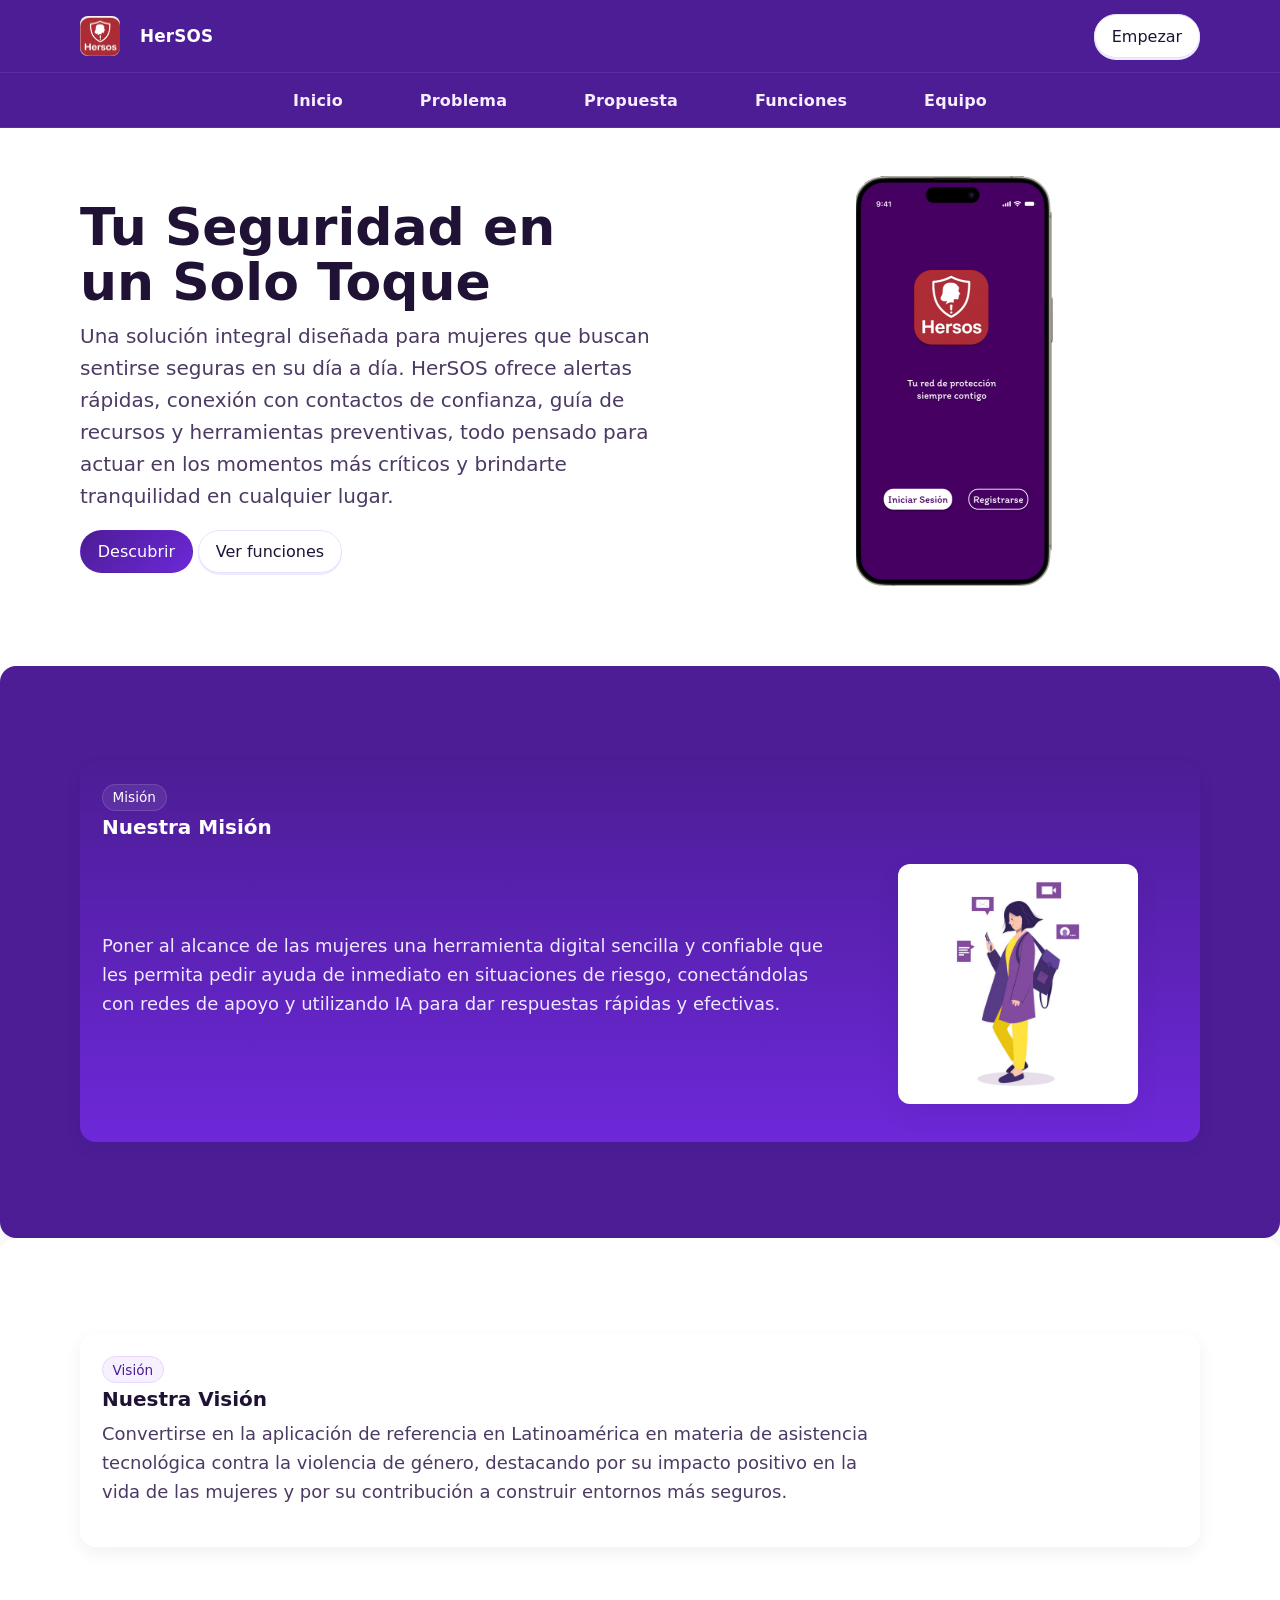
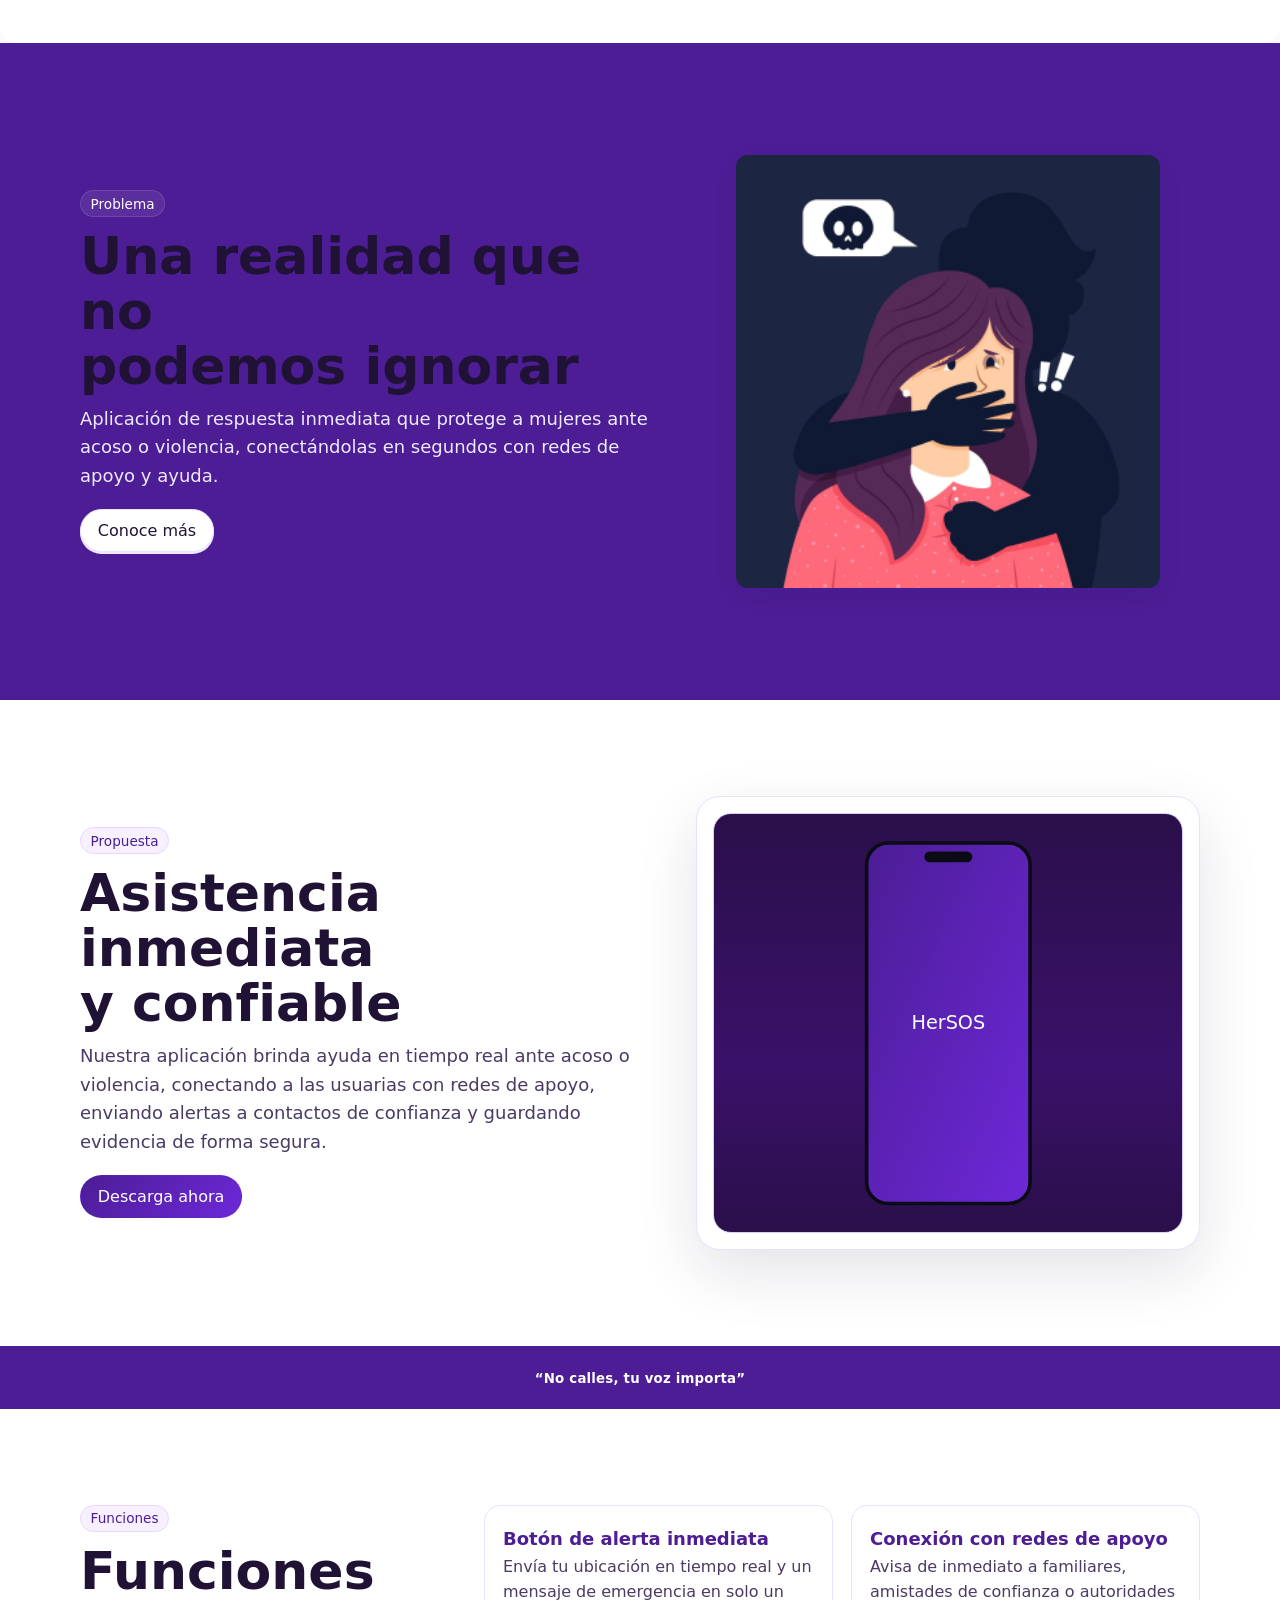
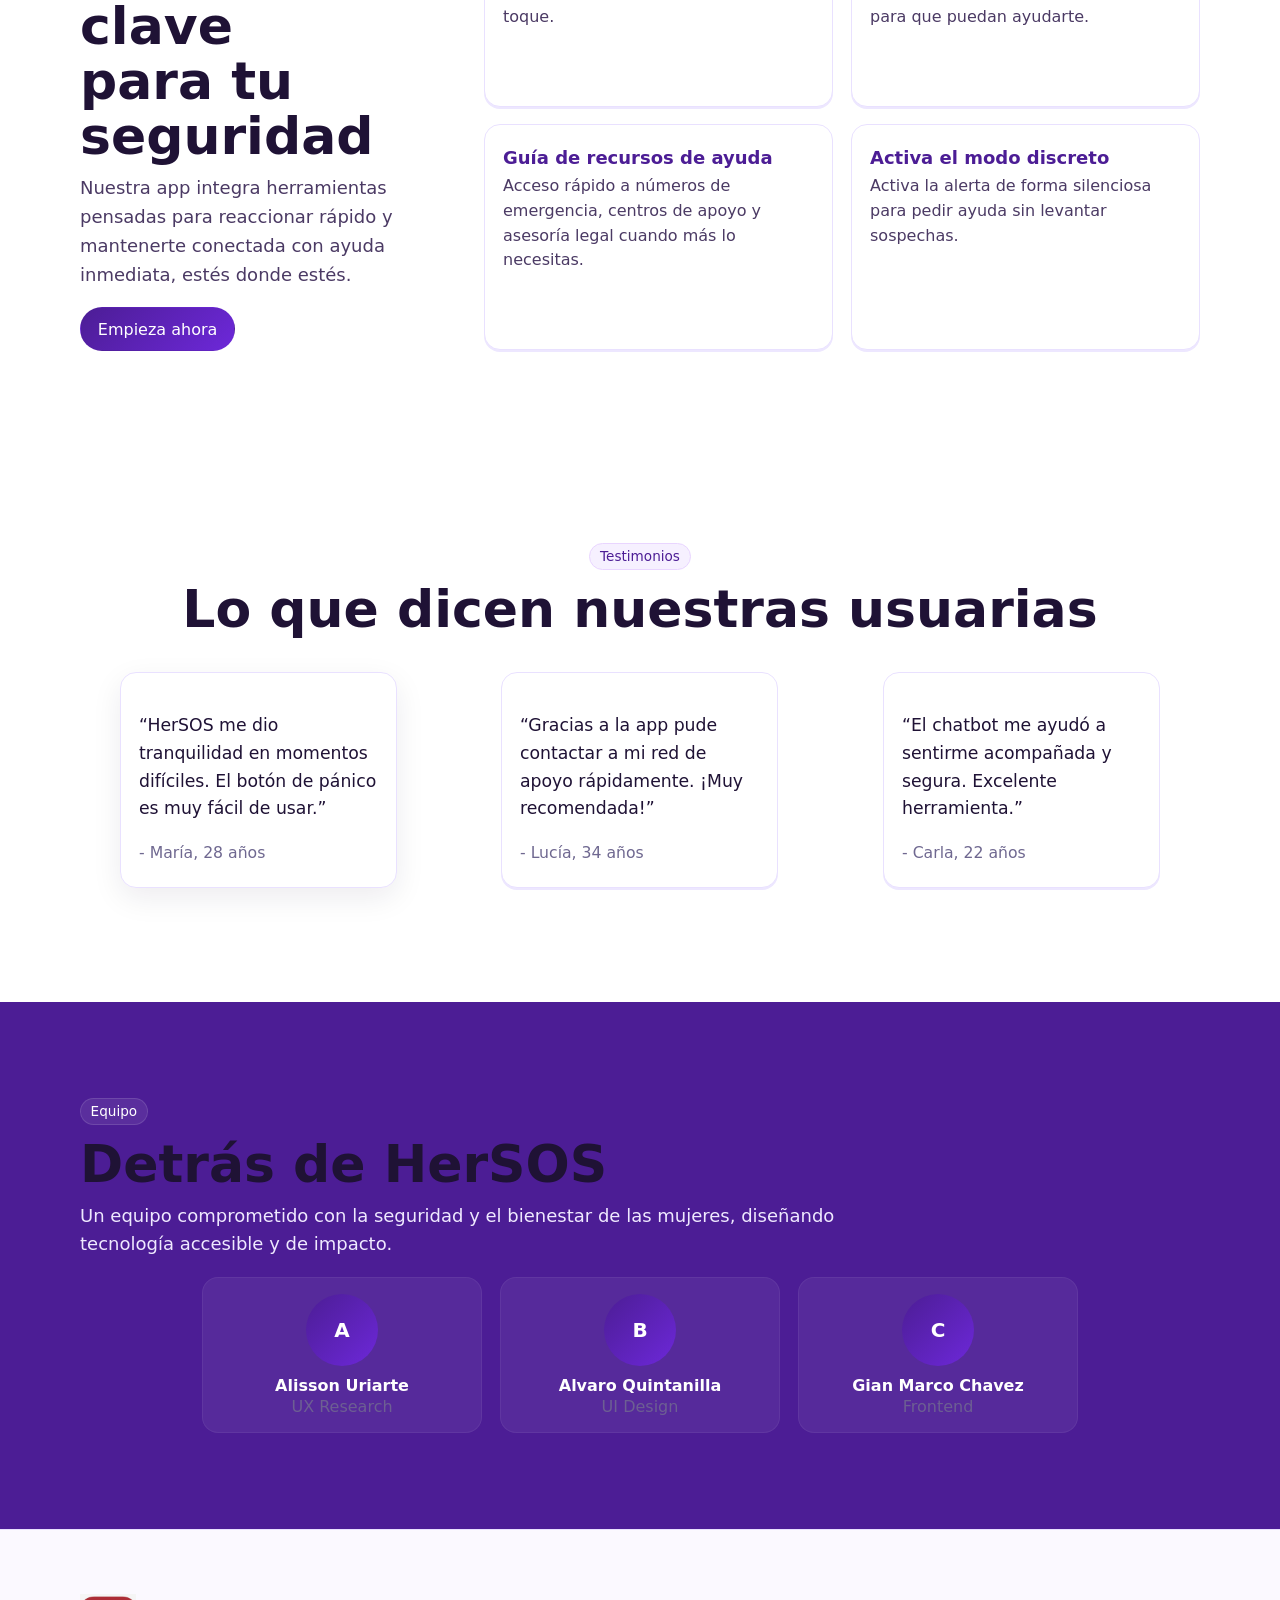
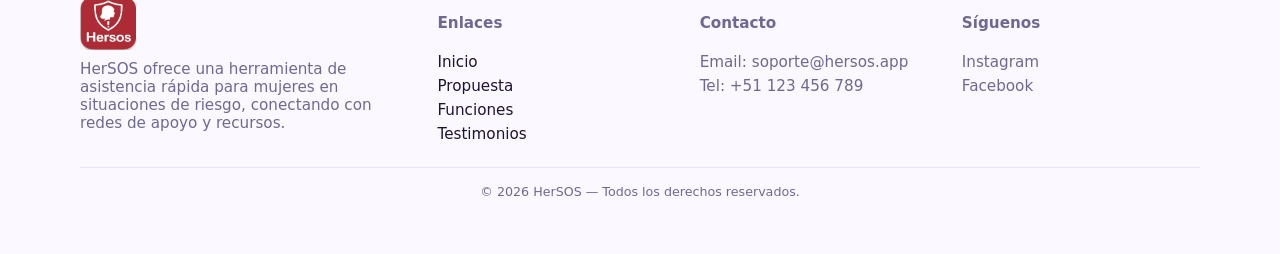
<file: docs/index.html>
<!DOCTYPE html>
<html lang="es">
  <head>
    <meta charset="utf-8" />
    <meta name="viewport" content="width=device-width,initial-scale=1" />
    <title>HerSOS | Tu seguridad en un solo toque</title>
    <meta
      name="description"
      content="Aplicación de respuesta inmediata que protege a mujeres ante acoso o violencia, conectándolas con redes de apoyo y ayuda."
    />
    <link rel="icon" href="data:," />
    <link rel="stylesheet" href="styles/styles.css" />
  </head>
  <body>
    <a class="skip" href="#contenido">Saltar al contenido</a>

    <!-- Header superior (marca + CTA) -->
    <header class="header" role="banner">
      <div class="container">
        <div class="brand" aria-label="HerSOS">
          <picture>
            <source srcset="images/logo.herSos.png" type="image/png">
            <img src="images/logo.svg" alt="HerSOS logo" class="brand__logo" />
          </picture>
          <div class="brand__text">
            <b>HerSOS</b>
          </div>
        </div>
        <a class="btn" href="#inicio" aria-label="Empezar">Empezar</a>
      </div>
    </header>

    <!-- Header que sigue (sticky) con las opciones -->
    <nav class="sticky-nav" aria-label="Secciones del sitio">
      <div class="container sticky-nav__inner">
        <a href="#inicio">Inicio</a>
        <a href="#problema">Problema</a>
        <a href="#propuesta">Propuesta</a>
        <a href="#funciones">Funciones</a>
        <a href="#equipo">Equipo</a>
      </div>
    </nav>

    <main id="contenido">
      <!-- HERO -->
      <section id="inicio" class="hero" aria-label="Portada">
        <div class="container">
          <div class="shell">
            <div>
              <h1 class="h1">Tu Seguridad en<br />un Solo Toque</h1>
              <p class="lead">
                Una solución integral diseñada para mujeres que buscan sentirse seguras en su día a día. HerSOS ofrece alertas rápidas, conexión con contactos de confianza, guía de recursos y herramientas preventivas, todo pensado para actuar en los momentos más críticos y brindarte tranquilidad en cualquier lugar.
              </p>
              <div class="hero-ctas" role="group" aria-label="Acciones">
                <a class="btn btn-primary" href="#propuesta">Descubrir</a>
                <a class="btn btn-contrast" href="#funciones">Ver funciones</a>
              </div>
            </div>
            <aside class="device" aria-label="Vista del producto">
              <div class="screen" role="img" aria-label="Mockup de teléfono">
                  <img src="images/mockup_inicio.png" alt="Mockup inicio" />
                </div>
            </aside>
          </div>
        </div>
      </section>

      <!-- MISIÓN (sección independiente, justo después del hero) -->
      <section id="mision" class="section mision" aria-label="Misión">
        <div class="container">
          <div class="mision">
            <span class="badge">Misión</span>
            <h3 class="h1">Nuestra Misión</h3>
            <div class="mision__inner">
              <div class="mision__text">
                <p class="lead">Poner al alcance de las mujeres una herramienta digital sencilla y confiable que les permita pedir ayuda de inmediato en situaciones de riesgo, conectándolas con redes de apoyo y utilizando IA para dar respuestas rápidas y efectivas.</p>
              </div>
              <figure class="mision__image" aria-hidden="true">
                <img src="images/mision.jpg" alt="Imagen misión" />
              </figure>
            </div>
          </div>
        </div>
      </section>

      <!-- VISIÓN (sección independiente, debajo de Misión) -->
      <section id="vision" class="section vision" aria-label="Visión">
        <div class="container">
          <div class="vision">
            <span class="badge">Visión</span>
            <h3 class="h1">Nuestra Visión</h3>
            <p class="lead">Convertirse en la aplicación de referencia en Latinoamérica en materia de asistencia tecnológica contra la violencia de género, destacando por su impacto positivo en la vida de las mujeres y por su contribución a construir entornos más seguros.</p>
          </div>
        </div>
      </section>

      <!-- PROBLEMA -->
      <section id="problema" class="section section-dark" aria-label="Problema">
        <div class="container">
          <div class="split">
            <div>
              <span class="badge">Problema</span>
              <h2 class="h1">Una realidad que no<br />podemos ignorar</h2>
              <p class="lead">
                Aplicación de respuesta inmediata que protege a mujeres ante
                acoso o violencia, conectándolas en segundos con redes de apoyo
                y ayuda.
              </p>
              <div class="hero-ctas">
                <a class="btn btn-contrast" href="#propuesta">Conoce más</a>
              </div>
            </div>
            <figure class="device" aria-label="Ilustración del problema">
              <img src="images/problema.jpg" />
            </figure>
          </div>
        </div>
      </section>

      <!-- PROPUESTA -->
      <section id="propuesta" class="section" aria-label="Propuesta de valor">
        <div class="container">
          <div class="split">
            <div>
              <span class="badge">Propuesta</span>
              <h2 class="h1">Asistencia inmediata<br />y confiable</h2>
              <p class="lead">
                Nuestra aplicación brinda ayuda en tiempo real ante acoso o
                violencia, conectando a las usuarias con redes de apoyo,
                enviando alertas a contactos de confianza y guardando evidencia
                de forma segura.
              </p>
              <div class="hero-ctas">
                <a class="btn btn-primary" href="#funciones">Descarga ahora</a>
              </div>
            </div>
            <aside class="device" aria-label="Vista del producto">
              <div class="screen" role="img" aria-label="Mockup de teléfono">
                <svg
                  viewBox="0 0 320 640"
                  xmlns="http://www.w3.org/2000/svg"
                  aria-hidden="true"
                >
                  <defs>
                    <linearGradient id="phg2" x1="0" y1="0" x2="1" y2="1">
                      <stop offset="0" stop-color="#4c1d95" />
                      <stop offset="1" stop-color="#6d28d9" />
                    </linearGradient>
                  </defs>
                  <rect
                    x="24"
                    y="20"
                    width="272"
                    height="600"
                    rx="36"
                    fill="url(#phg2)"
                    stroke="#0b0b16"
                    stroke-width="6"
                  />
                  <rect
                    x="120"
                    y="34"
                    width="80"
                    height="18"
                    rx="9"
                    fill="#0b0b16"
                  />
                  <text
                    x="160"
                    y="330"
                    font-size="32"
                    text-anchor="middle"
                    fill="#ffffff"
                    font-family="ui-sans-serif,system-ui,Arial"
                  >
                    HerSOS
                  </text>
                </svg>
              </div>
            </aside>
          </div>
        </div>
      </section>

      

      <!-- BANDA FRASE -->
      <div class="band" aria-label="Frase">
        <div class="container">
          <small>“No calles, tu voz importa”</small>
        </div>
      </div>

      <!-- FUNCIONES -->
      <section id="funciones" class="section" aria-label="Funciones clave">
        <div class="container">
          <div class="features">
            <div>
              <span class="badge">Funciones</span>
              <h2 class="h1">Funciones clave<br />para tu seguridad</h2>
              <p class="lead">
                Nuestra app integra herramientas pensadas para reaccionar rápido
                y mantenerte conectada con ayuda inmediata, estés donde estés.
              </p>
              <div class="hero-ctas">
                <a class="btn btn-primary" href="#inicio">Empieza ahora</a>
              </div>
            </div>
            <div class="cards" role="list">
              <article class="card" role="listitem">
                <h4>Botón de alerta inmediata</h4>
                <p>
                  Envía tu ubicación en tiempo real y un mensaje de emergencia
                  en solo un toque.
                </p>
              </article>
              <article class="card" role="listitem">
                <h4>Conexión con redes de apoyo</h4>
                <p>
                  Avisa de inmediato a familiares, amistades de confianza o
                  autoridades para que puedan ayudarte.
                </p>
              </article>
              <article class="card" role="listitem">
                <h4>Guía de recursos de ayuda</h4>
                <p>
                  Acceso rápido a números de emergencia, centros de apoyo y
                  asesoría legal cuando más lo necesitas.
                </p>
              </article>
              <article class="card" role="listitem">
                <h4>Activa el modo discreto</h4>
                <p>
                  Activa la alerta de forma silenciosa para pedir ayuda sin
                  levantar sospechas.
                </p>
              </article>
            </div>
          </div>
        </div>
      </section>

      <!-- TESTIMONIOS -->
      <section id="testimonios" class="section section-testimonios" aria-label="Testimonios">
        <div class="container">
          <div class="testimonios__intro">
            <span class="badge">Testimonios</span>
            <h2 class="h1">Lo que dicen nuestras usuarias</h2>
          </div>
          <div class="testimonios__grid">
            <blockquote class="testimonio">
              <p>“HerSOS me dio tranquilidad en momentos difíciles. El botón de pánico es muy fácil de usar.”</p>
              <footer>- María, 28 años</footer>
            </blockquote>
            <blockquote class="testimonio">
              <p>“Gracias a la app pude contactar a mi red de apoyo rápidamente. ¡Muy recomendada!”</p>
              <footer>- Lucía, 34 años</footer>
            </blockquote>
            <blockquote class="testimonio">
              <p>“El chatbot me ayudó a sentirme acompañada y segura. Excelente herramienta.”</p>
              <footer>- Carla, 22 años</footer>
            </blockquote>
          </div>
        </div>
      </section>
      <!-- EQUIPO -->
      <section id="equipo" class="section" aria-label="Equipo">
        <div class="container team">
          <div class="team__intro">
            <span class="badge">Equipo</span>
            <h2 class="h1">Detrás de HerSOS</h2>
            <p class="lead">
              Un equipo comprometido con la seguridad y el bienestar de las
              mujeres, diseñando tecnología accesible y de impacto.
            </p>
          </div>
          <div class="team__grid" role="list">
            <article class="member" role="listitem">
              <div class="avatar" aria-hidden="true">A</div>
              <h4>Alisson Uriarte</h4>
              <p>UX Research</p>
            </article>
            <article class="member" role="listitem">
              <div class="avatar" aria-hidden="true">B</div>
              <h4>Alvaro Quintanilla</h4>
              <p>UI Design</p>
            </article>
            <article class="member" role="listitem">
              <div class="avatar" aria-hidden="true">C</div>
              <h4>Gian Marco Chavez</h4>
              <p>Frontend</p>
            </article>
          </div>
        </div>
      </section>
    </main>

    <!-- Footer -->
    <footer class="footer" role="contentinfo">
      <div class="container footer-grid">
        <div class="footer-about">
          <picture>
            <source srcset="images/logo.herSos.png" type="image/png">
            <img src="images/logo.svg" alt="HerSOS" class="footer-logo" />
          </picture>
          <p>HerSOS ofrece una herramienta de asistencia rápida para mujeres en situaciones de riesgo, conectando con redes de apoyo y recursos.</p>
        </div>
        <div class="footer-links">
          <h4>Enlaces</h4>
          <ul>
            <li><a href="#inicio">Inicio</a></li>
            <li><a href="#propuesta">Propuesta</a></li>
            <li><a href="#funciones">Funciones</a></li>
            <li><a href="#testimonios">Testimonios</a></li>
          </ul>
        </div>
        <div class="footer-contact">
          <h4>Contacto</h4>
          <p>Email: <a href="mailto:soporte@hersos.app">soporte@hersos.app</a></p>
          <p>Tel: <a href="tel:+51123456789">+51 123 456 789</a></p>
        </div>
        <div class="footer-social">
          <h4>Síguenos</h4>
          <p><a href="#">Instagram</a></p>
          <p><a href="#">Facebook</a></p>
        </div>
      </div>
      <div class="container footer-bottom">
        <small>© <span id="y">2025</span> HerSOS — Todos los derechos reservados.</small>
      </div>
    </footer>

      <script src="scripts/main.js"></script>
  </body>
</html>
</file>
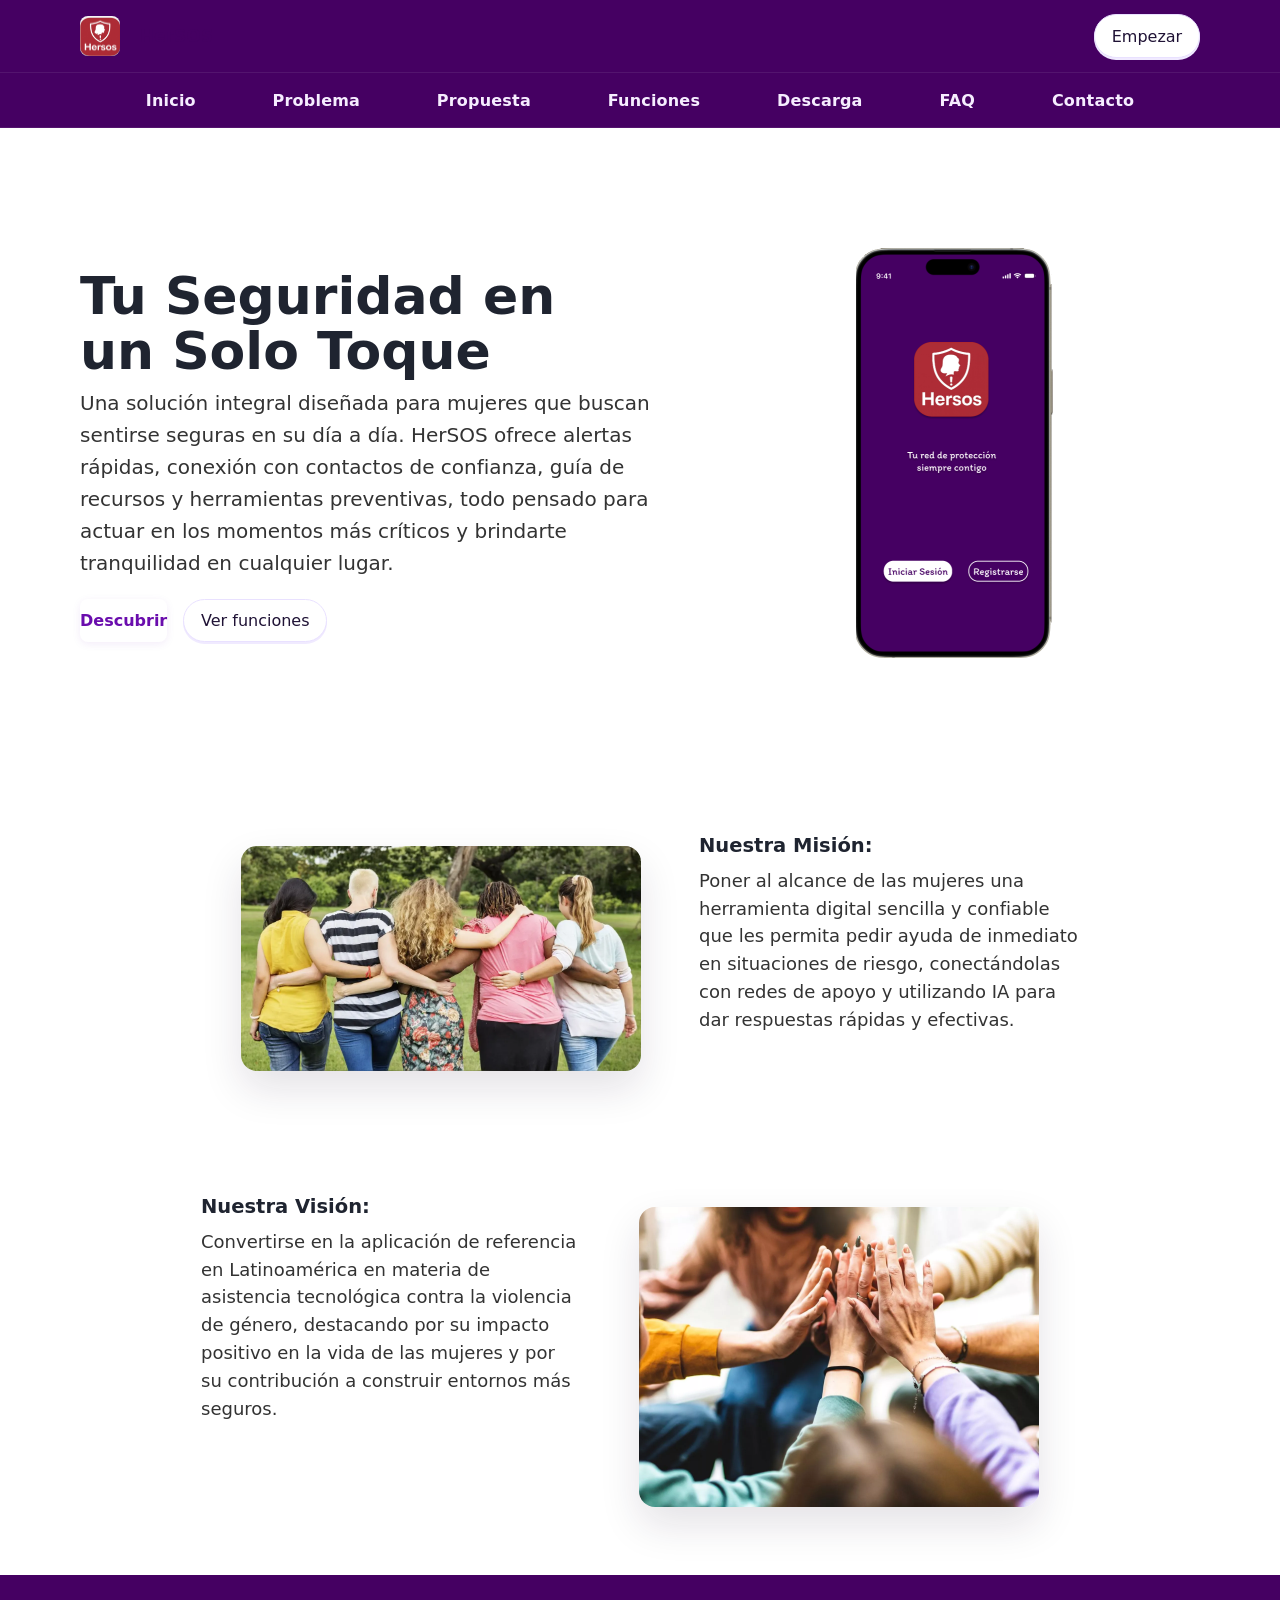
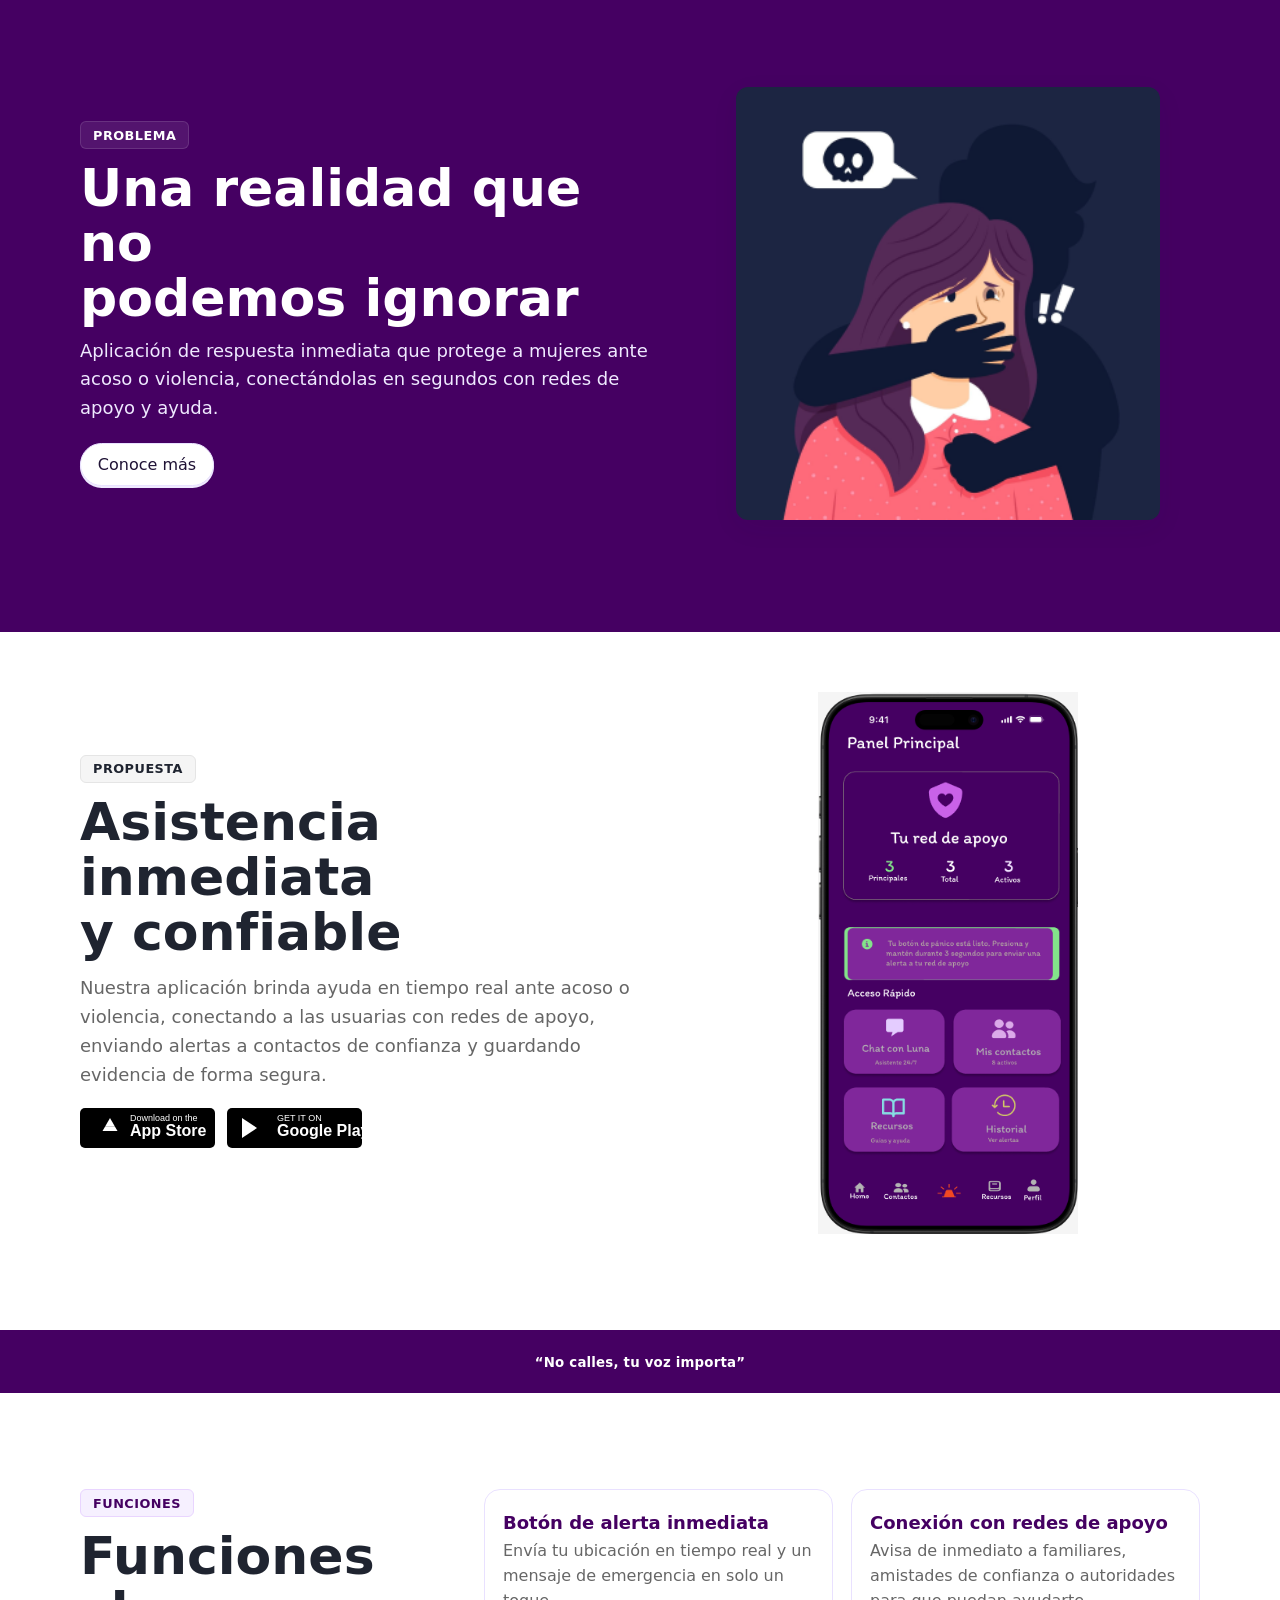
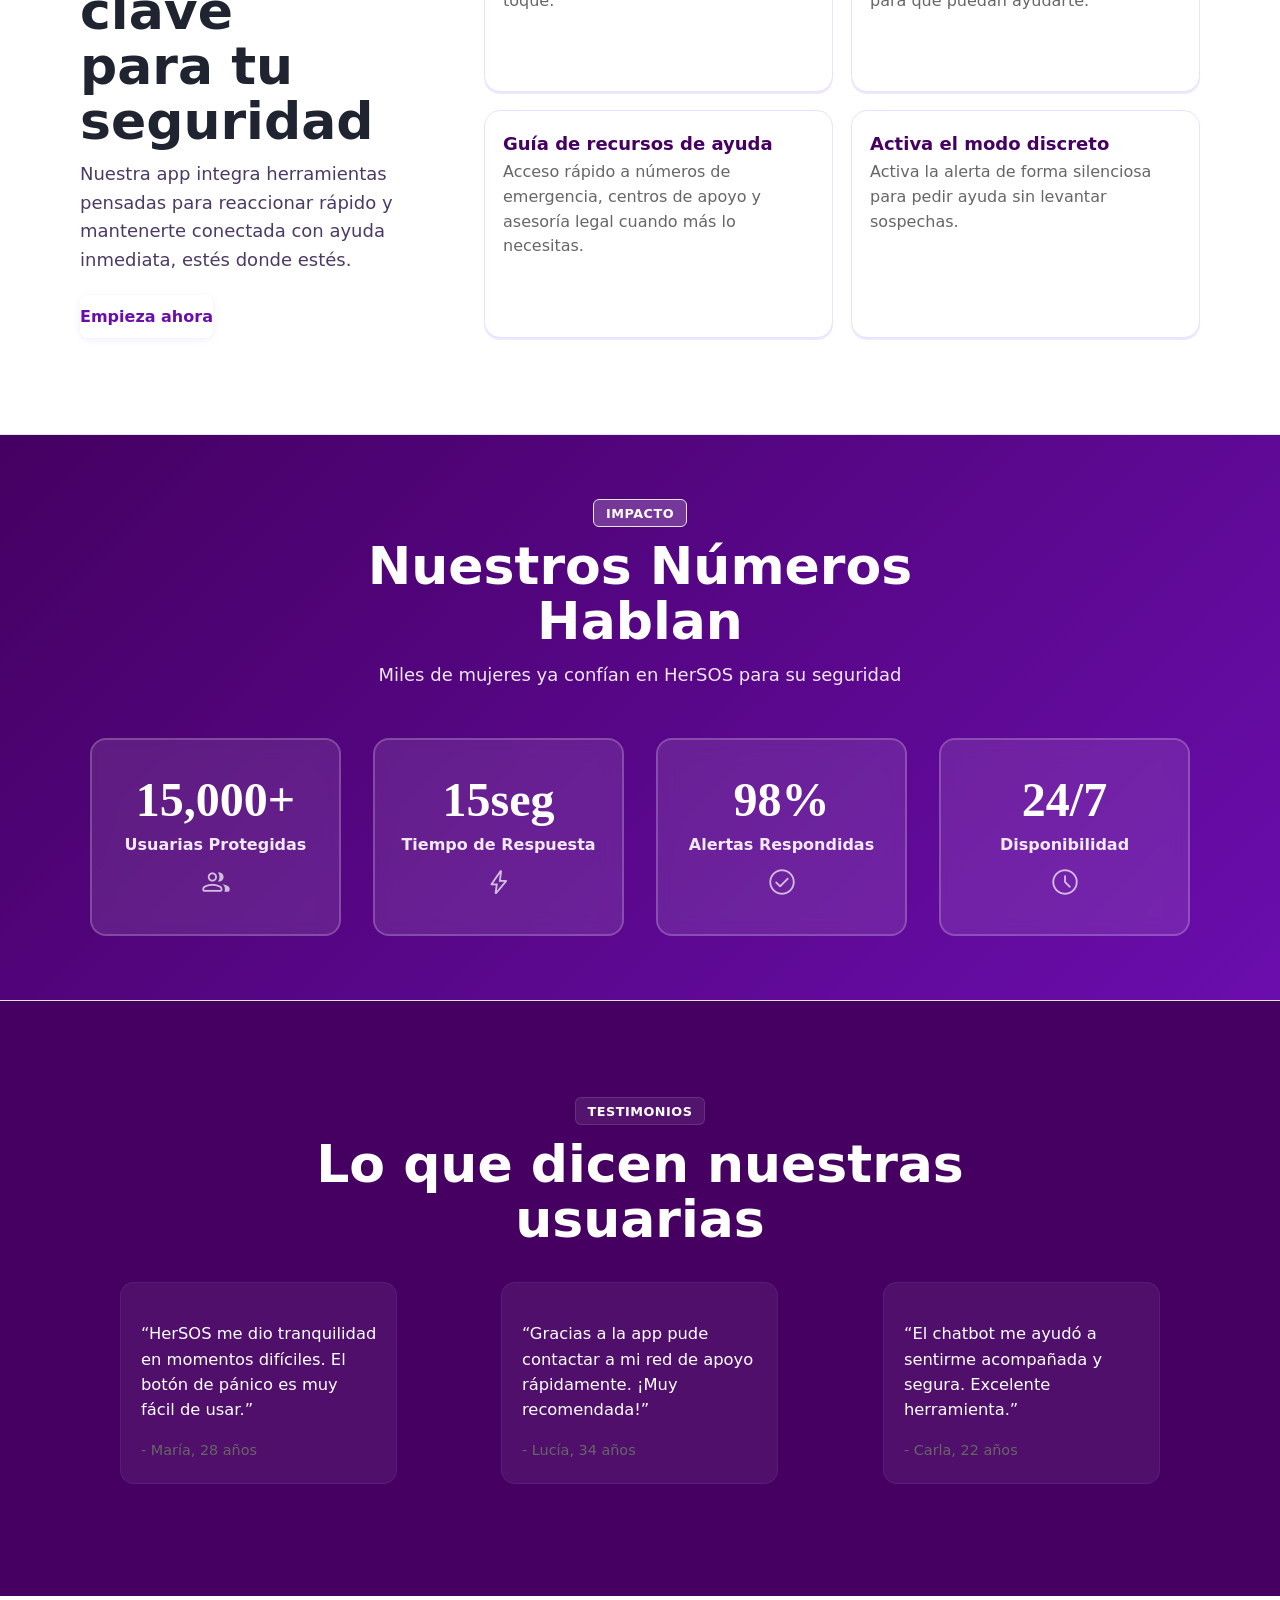
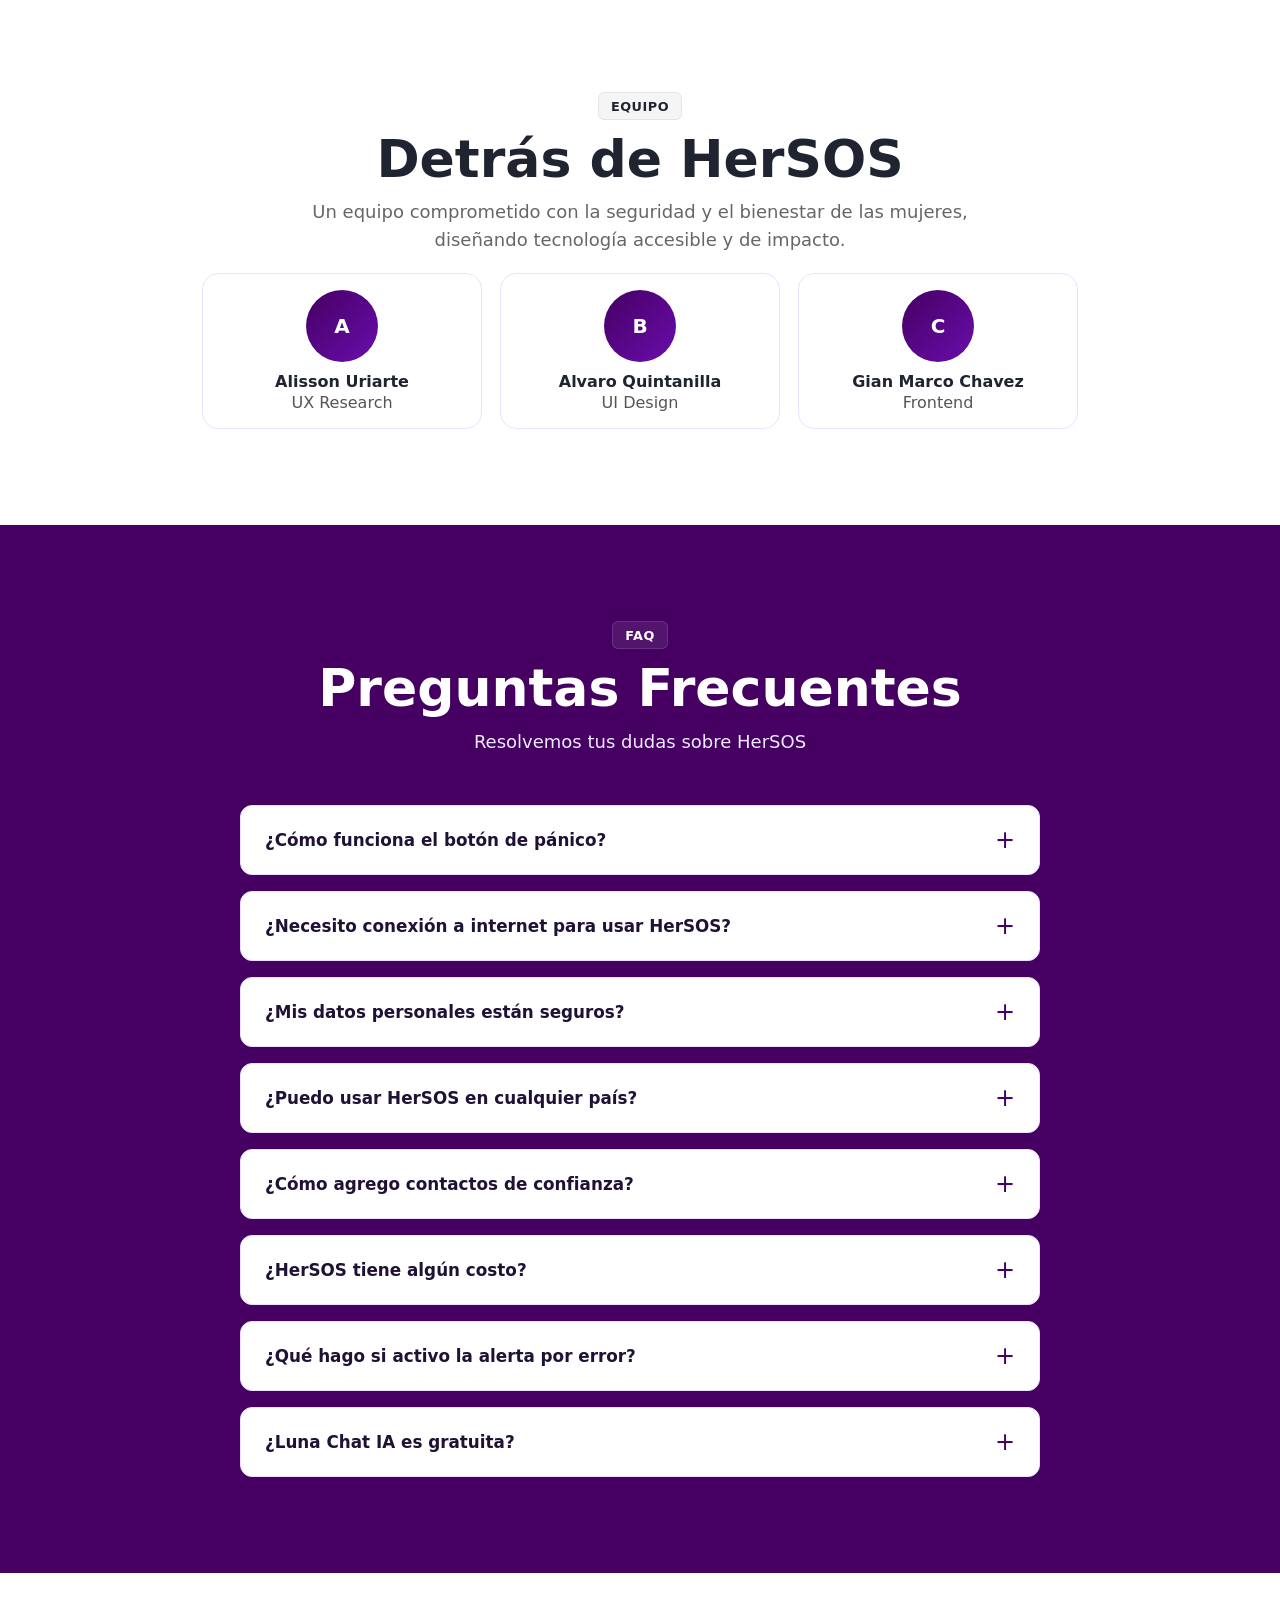
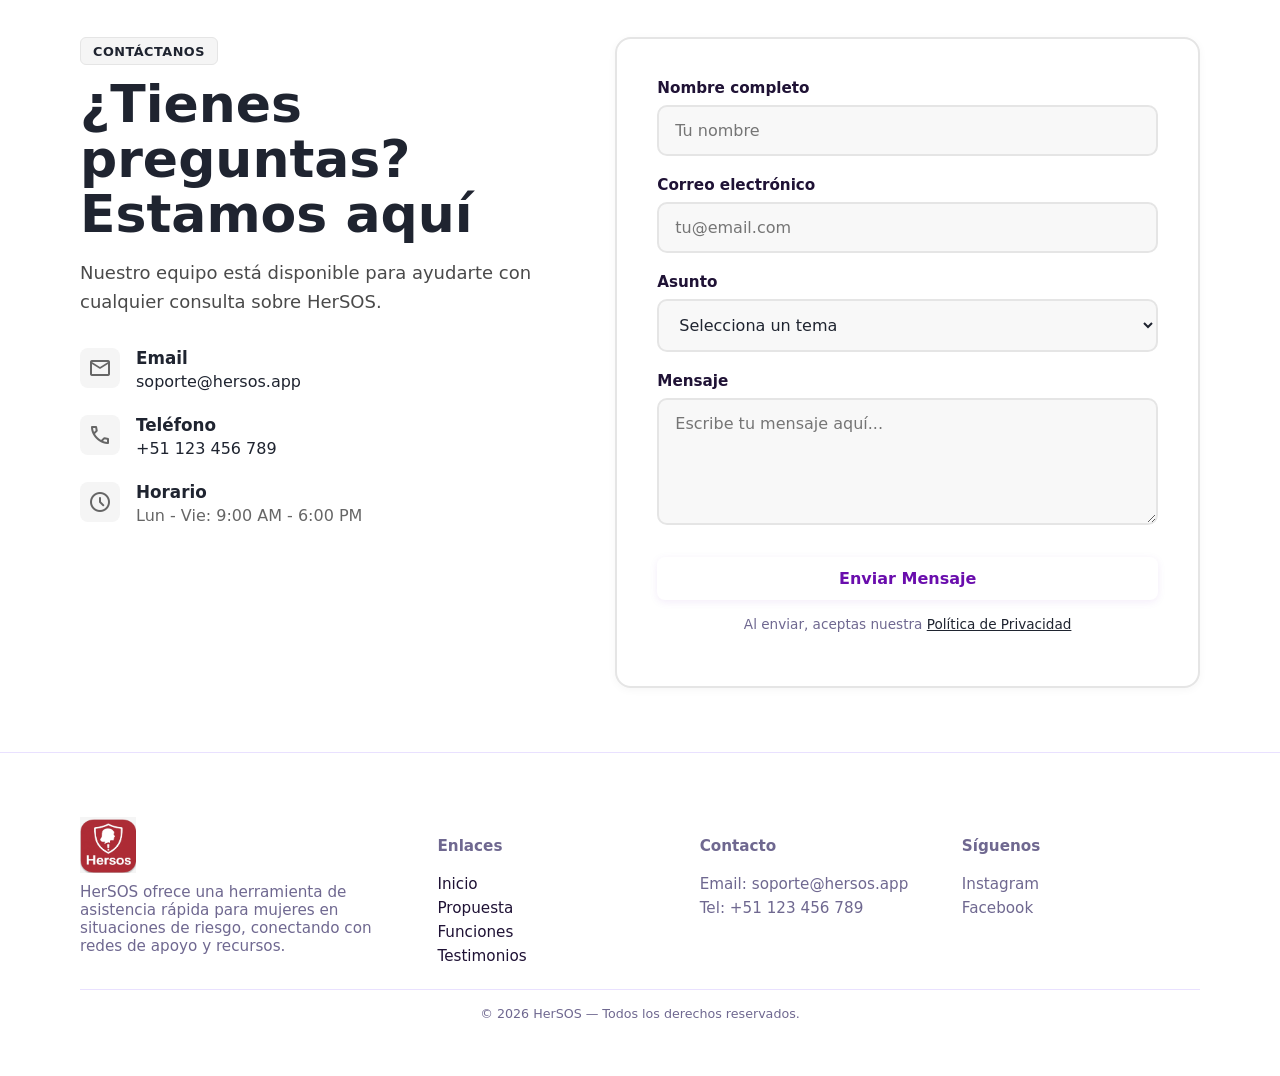
<file: public/index.html>
<!DOCTYPE html>
<html lang="es">
  <head>
    <meta charset="utf-8" />
    <meta name="viewport" content="width=device-width,initial-scale=1" />
    <title>HerSOS | Tu seguridad en un solo toque</title>
    <meta
      name="description"
      content="Aplicación de respuesta inmediata que protege a mujeres ante acoso o violencia, conectándolas con redes de apoyo y ayuda."
    />
    <link rel="icon" href="data:," />
    <link href="https://fonts.googleapis.com/css2?family=Material+Symbols+Rounded:opsz,wght,FILL,GRAD@20..48,100..700,0..1,-50..200" rel="stylesheet">
    <link rel="stylesheet" href="assets/styles/styles.css" />
  </head>
  <body>
    <a class="skip" href="#contenido">Saltar al contenido</a>

    <!-- Header superior (marca + CTA) -->
    <header class="header" role="banner">
      <div class="container">
        <div class="brand" aria-label="HerSOS">
          <picture>
            <source srcset="assets/images/logo.herSos.png" type="image/png">
            <img src="assets/images/logo.svg" alt="HerSOS logo" class="brand__logo" />
          </picture>
          <div class="brand__text">
            <b>HerSOS</b>
          </div>
        </div>
        <div class="header-actions">
          <a class="btn" href="login.html" aria-label="Empezar">Empezar</a>
        </div>
      </div>
    </header>

    <!-- Header que sigue (sticky) con las opciones -->
    <nav class="sticky-nav" aria-label="Secciones del sitio">
      <div class="container sticky-nav__inner">
        <a href="#inicio">Inicio</a>
        <a href="#problema">Problema</a>
        <a href="#propuesta">Propuesta</a>
        <a href="#funciones">Funciones</a>
        <a href="#descarga">Descarga</a>
        <a href="#faq">FAQ</a>
        <a href="#contacto">Contacto</a>
      </div>
    </nav>

    <main id="contenido">
      <!-- HERO -->
      <section id="inicio" class="hero hero--clean" aria-label="Portada">
        <div class="container">
          <div class="shell">
            <div>
              <h1 class="h1 hero-title">Tu Seguridad en<br />un Solo Toque</h1>
              <p class="lead">
                Una solución integral diseñada para mujeres que buscan sentirse seguras en su día a día. HerSOS ofrece alertas rápidas, conexión con contactos de confianza, guía de recursos y herramientas preventivas, todo pensado para actuar en los momentos más críticos y brindarte tranquilidad en cualquier lugar.
              </p>
              <div class="hero-ctas" role="group" aria-label="Acciones">
                <a class="btn btn-primary" href="#propuesta">Descubrir</a>
                <a class="btn btn-contrast" href="#funciones">Ver funciones</a>
              </div>
            </div>
            <aside class="device" aria-label="Vista del producto">
              <div class="screen" role="img" aria-label="Mockup de teléfono">
                  <img src="assets/images/mockup_inicio.png" alt="Mockup inicio" />
                </div>
            </aside>
          </div>
        </div>
      </section>

      <!-- MISIÓN (sección independiente, justo después del hero) -->
      <section id="mision" class="section mision" aria-label="Misión">
        <div class="container">
          <div class="mision">
            <div class="mision__inner">
              <div class="mision__text">
                <h3 class="h1">Nuestra Misión:</h3>
                <p class="lead">Poner al alcance de las mujeres una herramienta digital sencilla y confiable que les permita pedir ayuda de inmediato en situaciones de riesgo, conectándolas con redes de apoyo y utilizando IA para dar respuestas rápidas y efectivas.</p>
              </div>
              <figure class="mision__image" aria-hidden="true">
                <img src="assets/images/mision.webp" alt="Mujer utilizando su móvil de forma segura" loading="lazy" />
              </figure>
            </div>
          </div>
        </div>
      </section>

      <!-- VISIÓN (sección independiente, debajo de Misión) -->
      <section id="vision" class="section vision" aria-label="Visión">
        <div class="container">
          <div class="vision">
            <div class="vision__inner">
              <div class="vision__text">
                <h3 class="h1">Nuestra Visión:</h3>
                <p class="lead">Convertirse en la aplicación de referencia en Latinoamérica en materia de asistencia tecnológica contra la violencia de género, destacando por su impacto positivo en la vida de las mujeres y por su contribución a construir entornos más seguros.</p>
              </div>
              <figure class="vision__image" aria-hidden="true">
                <img src="assets/images/vision.foto.webp" alt="Mujer mirando hacia adelante con confianza (Visión)" loading="lazy" />
              </figure>
            </div>
          </div>
        </div>
      </section>

      <!-- PROBLEMA -->
      <section id="problema" class="section section-dark" aria-label="Problema">
        <div class="container">
          <div class="split">
            <div>
              <span class="badge">Problema</span>
              <h2 class="h1">Una realidad que no<br />podemos ignorar</h2>
              <p class="lead">
                Aplicación de respuesta inmediata que protege a mujeres ante
                acoso o violencia, conectándolas en segundos con redes de apoyo
                y ayuda.
              </p>
              <div class="hero-ctas">
                <a class="btn btn-contrast" href="#propuesta">Conoce más</a>
              </div>
            </div>
            <figure class="device" aria-label="Ilustración del problema">
              <img src="assets/images/problema.jpg" />
            </figure>
          </div>
        </div>
      </section>

      <!-- PROPUESTA -->
      <section id="propuesta" class="section" aria-label="Propuesta de valor">
        <div class="container">
          <div class="split">
            <div>
              <span class="badge" style="margin-bottom:8px;">Propuesta</span>
              <h2 class="h1" style="max-width:640px;">Asistencia inmediata<br />y confiable</h2>
              <p class="lead" style="max-width:640px;">
                Nuestra aplicación brinda ayuda en tiempo real ante acoso o
                violencia, conectando a las usuarias con redes de apoyo,
                enviando alertas a contactos de confianza y guardando evidencia
                de forma segura.
              </p>
              <div class="download-badges" style="display: flex; gap: 12px; margin-top: 16px;">
                <a href="#" class="store-badge" aria-label="Descargar en App Store">
                  <svg width="135" height="40" viewBox="0 0 135 40" fill="none" xmlns="http://www.w3.org/2000/svg">
                    <rect width="135" height="40" rx="5" fill="#000000"/>
                    <text x="50" y="13" font-size="9" fill="#FFFFFF" font-family="Arial">Download on the</text>
                    <text x="50" y="28" font-size="16" fill="#FFFFFF" font-family="Arial" font-weight="600">App Store</text>
                    <path d="M30 10l-5 8.66h10L30 10z" fill="#FFFFFF"/>
                    <path d="M25 18.66l-2.5 4.34h15l-2.5-4.34h-10z" fill="#FFFFFF"/>
                  </svg>
                </a>
                <a href="#" class="store-badge" aria-label="Descargar en Google Play">
                  <svg width="135" height="40" viewBox="0 0 135 40" fill="none" xmlns="http://www.w3.org/2000/svg">
                    <rect width="135" height="40" rx="5" fill="#000000"/>
                    <text x="50" y="13" font-size="9" fill="#FFFFFF" font-family="Arial">GET IT ON</text>
                    <text x="50" y="28" font-size="16" fill="#FFFFFF" font-family="Arial" font-weight="600">Google Play</text>
                    <path d="M15 10v20l15-10-15-10z" fill="#FFFFFF"/>
                  </svg>
                </a>
              </div>
            </div>
            <aside class="device" aria-label="Vista del producto" style="background: transparent; border: none; box-shadow: none; padding: 0; display:flex; align-items:flex-start; justify-content:center;">
              <img src="assets/images/mockup.propuesta.png" alt="Mockup de la app HerSOS" loading="lazy" style="width: 100%; max-width: 260px; height: auto; display: block; margin: 0 auto;" />
            </aside>
          </div>
        </div>
      </section>

      <!-- BANDA FRASE -->
      <div class="band" aria-label="Frase">
        <div class="container">
          <small>“No calles, tu voz importa”</small>
        </div>
      </div>

      <!-- FUNCIONES -->
      <section id="funciones" class="section" aria-label="Funciones clave">
        <div class="container">
          <div class="features">
            <div>
              <span class="badge">Funciones</span>
              <h2 class="h1">Funciones clave<br />para tu seguridad</h2>
              <p class="lead">
                Nuestra app integra herramientas pensadas para reaccionar rápido
                y mantenerte conectada con ayuda inmediata, estés donde estés.
              </p>
              <div class="hero-ctas">
                <a class="btn btn-primary" href="#inicio">Empieza ahora</a>
              </div>
            </div>
            <div class="cards" role="list">
              <article class="card" role="listitem">
                <h4>Botón de alerta inmediata</h4>
                <p>
                  Envía tu ubicación en tiempo real y un mensaje de emergencia
                  en solo un toque.
                </p>
              </article>
              <article class="card" role="listitem">
                <h4>Conexión con redes de apoyo</h4>
                <p>
                  Avisa de inmediato a familiares, amistades de confianza o
                  autoridades para que puedan ayudarte.
                </p>
              </article>
              <article class="card" role="listitem">
                <h4>Guía de recursos de ayuda</h4>
                <p>
                  Acceso rápido a números de emergencia, centros de apoyo y
                  asesoría legal cuando más lo necesitas.
                </p>
              </article>
              <article class="card" role="listitem">
                <h4>Activa el modo discreto</h4>
                <p>
                  Activa la alerta de forma silenciosa para pedir ayuda sin
                  levantar sospechas.
                </p>
              </article>
            </div>
          </div>
        </div>
      </section>

      <!-- ESTADÍSTICAS E IMPACTO -->
      <section id="estadisticas" class="section stats-section" aria-label="Impacto y Estadísticas">
        <div class="container">
          <div class="stats-intro text-center">
            <span class="badge">Impacto</span>
            <h2 class="h1">Nuestros Números Hablan</h2>
            <p class="lead">Miles de mujeres ya confían en HerSOS para su seguridad</p>
          </div>
          <div class="stats-grid">
            <div class="stat-box">
              <div class="stat-number">15,000+</div>
              <div class="stat-label">Usuarias Protegidas</div>
              <span class="stat-icon material-symbols-rounded">group</span>
            </div>
            <div class="stat-box">
              <div class="stat-number">15seg</div>
              <div class="stat-label">Tiempo de Respuesta</div>
              <span class="stat-icon material-symbols-rounded">bolt</span>
            </div>
            <div class="stat-box">
              <div class="stat-number">98%</div>
              <div class="stat-label">Alertas Respondidas</div>
              <span class="stat-icon material-symbols-rounded">check_circle</span>
            </div>
            <div class="stat-box">
              <div class="stat-number">24/7</div>
              <div class="stat-label">Disponibilidad</div>
              <span class="stat-icon material-symbols-rounded">schedule</span>
            </div>
          </div>
        </div>
      </section>

      <!-- TESTIMONIOS -->
      <section id="testimonios" class="section section-testimonios" aria-label="Testimonios">
        <div class="container">
          <div class="testimonios__intro">
            <span class="badge">Testimonios</span>
            <h2 class="h1 text-white">Lo que dicen nuestras usuarias</h2>
          </div>
          <div class="testimonios__grid">
            <blockquote class="testimonio">
              <p>“HerSOS me dio tranquilidad en momentos difíciles. El botón de pánico es muy fácil de usar.”</p>
              <footer>- María, 28 años</footer>
            </blockquote>
            <blockquote class="testimonio">
              <p>“Gracias a la app pude contactar a mi red de apoyo rápidamente. ¡Muy recomendada!”</p>
              <footer>- Lucía, 34 años</footer>
            </blockquote>
            <blockquote class="testimonio">
              <p>“El chatbot me ayudó a sentirme acompañada y segura. Excelente herramienta.”</p>
              <footer>- Carla, 22 años</footer>
            </blockquote>
          </div>
        </div>
      </section>

      <!-- DESCARGA LA APP -->
      <!-- EQUIPO -->
      <section id="equipo" class="section" aria-label="Equipo">
        <div class="container team">
          <div class="team__intro text-center">
            <span class="badge">Equipo</span>
            <h2 class="h1">Detrás de HerSOS</h2>
            <p class="lead">
              Un equipo comprometido con la seguridad y el bienestar de las
              mujeres, diseñando tecnología accesible y de impacto.
            </p>
          </div>
          <div class="team__grid" role="list">
            <article class="member" role="listitem">
              <div class="avatar" aria-hidden="true">A</div>
              <h4>Alisson Uriarte</h4>
              <p>UX Research</p>
            </article>
            <article class="member" role="listitem">
              <div class="avatar" aria-hidden="true">B</div>
              <h4>Alvaro Quintanilla</h4>
              <p>UI Design</p>
            </article>
            <article class="member" role="listitem">
              <div class="avatar" aria-hidden="true">C</div>
              <h4>Gian Marco Chavez</h4>
              <p>Frontend</p>
            </article>
          </div>
        </div>
      </section>

      

      <!-- PREGUNTAS FRECUENTES -->
      <section id="faq" class="section faq-section" aria-label="Preguntas Frecuentes">
        <div class="container">
          <div class="section-header">
            <span class="badge">FAQ</span>
            <h2 class="h1 text-white">Preguntas Frecuentes</h2>
            <p class="lead">Resolvemos tus dudas sobre HerSOS</p>
          </div>
          
          <div class="faq-list">
            <details class="faq-item">
              <summary class="faq-question">
                <span>¿Cómo funciona el botón de pánico?</span>
                <span class="faq-icon">+</span>
              </summary>
              <div class="faq-answer">
                <p>Al presionar el botón de pánico, la aplicación envía inmediatamente tu ubicación GPS en tiempo real a tus contactos de confianza previamente configurados. También se activa un sistema de alertas que puede notificar a las autoridades locales si así lo configuraste.</p>
              </div>
            </details>

            <details class="faq-item">
              <summary class="faq-question">
                <span>¿Necesito conexión a internet para usar HerSOS?</span>
                <span class="faq-icon">+</span>
              </summary>
              <div class="faq-answer">
                <p>HerSOS funciona con o sin conexión a internet. Si no hay conexión, las alertas se guardan en cola y se envían automáticamente cuando la conexión se restablece. Algunas funciones básicas como el botón de pánico funcionan incluso sin conexión.</p>
              </div>
            </details>

            <details class="faq-item">
              <summary class="faq-question">
                <span>¿Mis datos personales están seguros?</span>
                <span class="faq-icon">+</span>
              </summary>
              <div class="faq-answer">
                <p>Sí, absolutamente. Utilizamos encriptación de extremo a extremo para proteger toda tu información personal. Tus datos de ubicación solo se comparten cuando activas una alerta y únicamente con las personas que tú hayas autorizado previamente.</p>
              </div>
            </details>

            <details class="faq-item">
              <summary class="faq-question">
                <span>¿Puedo usar HerSOS en cualquier país?</span>
                <span class="faq-icon">+</span>
              </summary>
              <div class="faq-answer">
                <p>HerSOS está disponible en toda Latinoamérica y próximamente en más países. Los números de emergencia se adaptan automáticamente según tu ubicación geográfica para conectarte con las autoridades locales correspondientes.</p>
              </div>
            </details>

            <details class="faq-item">
              <summary class="faq-question">
                <span>¿Cómo agrego contactos de confianza?</span>
                <span class="faq-icon">+</span>
              </summary>
              <div class="faq-answer">
                <p>En la sección "Mis Contactos" del dashboard, puedes agregar hasta 5 contactos de confianza. Solo necesitas su nombre y número de teléfono. Ellos recibirán una notificación de que han sido agregados como contacto de emergencia.</p>
              </div>
            </details>

            <details class="faq-item">
              <summary class="faq-question">
                <span>¿HerSOS tiene algún costo?</span>
                <span class="faq-icon">+</span>
              </summary>
              <div class="faq-answer">
                <p>La versión básica de HerSOS es completamente gratuita e incluye todas las funciones esenciales de seguridad. Ofrecemos una versión premium opcional con características adicionales como seguimiento en tiempo real 24/7 y almacenamiento extendido de historial.</p>
              </div>
            </details>

            <details class="faq-item">
              <summary class="faq-question">
                <span>¿Qué hago si activo la alerta por error?</span>
                <span class="faq-icon">+</span>
              </summary>
              <div class="faq-answer">
                <p>Puedes cancelar una alerta activa ingresando tu PIN de seguridad dentro de la aplicación. Tus contactos recibirán una notificación de que la alerta fue cancelada. Es importante usar esta función solo cuando realmente estés segura.</p>
              </div>
            </details>

            <details class="faq-item">
              <summary class="faq-question">
                <span>¿Luna Chat IA es gratuita?</span>
                <span class="faq-icon">+</span>
              </summary>
              <div class="faq-answer">
                <p>Sí, Luna Chat IA está disponible gratuitamente para todas las usuarias. Luna está diseñada para brindarte apoyo emocional, información sobre recursos y orientación en situaciones difíciles, disponible las 24 horas del día.</p>
              </div>
            </details>
          </div>
        </div>
      </section>

      <!-- FORMULARIO DE CONTACTO -->
      <section id="contacto" class="section contact-section" aria-label="Contacto">
        <div class="container">
          <div class="contact-content">
            <div class="contact-info">
              <span class="badge">Contáctanos</span>
              <h2 class="h1">¿Tienes preguntas?<br />Estamos aquí</h2>
              <p class="lead">
                Nuestro equipo está disponible para ayudarte con cualquier consulta sobre HerSOS.
              </p>
              <div class="contact-details">
                <div class="contact-item">
                  <span class="contact-icon material-symbols-rounded">mail</span>
                  <div>
                    <strong>Email</strong>
                    <p><a href="mailto:soporte@hersos.app">soporte@hersos.app</a></p>
                  </div>
                </div>
                <div class="contact-item">
                  <span class="contact-icon material-symbols-rounded">call</span>
                  <div>
                    <strong>Teléfono</strong>
                    <p><a href="tel:+51123456789">+51 123 456 789</a></p>
                  </div>
                </div>
                <div class="contact-item">
                  <span class="contact-icon material-symbols-rounded">schedule</span>
                  <div>
                    <strong>Horario</strong>
                    <p>Lun - Vie: 9:00 AM - 6:00 PM</p>
                  </div>
                </div>
              </div>
            </div>
            <form class="contact-form" id="contactForm">
              <div class="form-group">
                <label for="nombre">Nombre completo</label>
                <input type="text" id="nombre" name="nombre" required placeholder="Tu nombre" />
              </div>
              <div class="form-group">
                <label for="email">Correo electrónico</label>
                <input type="email" id="email" name="email" required placeholder="tu@email.com" />
              </div>
              <div class="form-group">
                <label for="asunto">Asunto</label>
                <select id="asunto" name="asunto" required>
                  <option value="">Selecciona un tema</option>
                  <option value="consulta">Consulta general</option>
                  <option value="soporte">Soporte técnico</option>
                  <option value="sugerencia">Sugerencia</option>
                  <option value="alianza">Alianzas y colaboraciones</option>
                  <option value="prensa">Prensa y medios</option>
                </select>
              </div>
              <div class="form-group">
                <label for="mensaje">Mensaje</label>
                <textarea id="mensaje" name="mensaje" rows="5" required placeholder="Escribe tu mensaje aquí..."></textarea>
              </div>
              <button type="submit" class="btn btn-primary">Enviar Mensaje</button>
              <p class="form-privacy">Al enviar, aceptas nuestra <a href="#">Política de Privacidad</a></p>
            </form>
          </div>
        </div>
      </section>
    </main>

    <!-- Footer -->
    <footer class="footer" role="contentinfo">
      <div class="container footer-grid">
        <div class="footer-about">
          <picture>
            <source srcset="assets/images/logo.herSos.png" type="image/png">
            <img src="assets/images/logo.svg" alt="HerSOS" class="footer-logo" />
          </picture>
          <p>HerSOS ofrece una herramienta de asistencia rápida para mujeres en situaciones de riesgo, conectando con redes de apoyo y recursos.</p>
        </div>
        <div class="footer-links">
          <h4>Enlaces</h4>
          <ul>
            <li><a href="#inicio">Inicio</a></li>
            <li><a href="#propuesta">Propuesta</a></li>
            <li><a href="#funciones">Funciones</a></li>
            <li><a href="#testimonios">Testimonios</a></li>
          </ul>
        </div>
        <div class="footer-contact">
          <h4>Contacto</h4>
          <p>Email: <a href="mailto:soporte@hersos.app">soporte@hersos.app</a></p>
          <p>Tel: <a href="tel:+51123456789">+51 123 456 789</a></p>
        </div>
        <div class="footer-social">
          <h4>Síguenos</h4>
          <p><a href="#">Instagram</a></p>
          <p><a href="#">Facebook</a></p>
        </div>
      </div>
      <div class="container footer-bottom">
        <small>© <span id="y">2025</span> HerSOS — Todos los derechos reservados.</small>
      </div>
    </footer>

    <!-- (Autenticación ahora se realiza en /login.html) -->
      <script src="assets/scripts/main.js"></script>
      <script>
        // Manejo del formulario de contacto
        document.getElementById('contactForm').addEventListener('submit', function(e) {
          e.preventDefault();
          
          // Obtener datos del formulario
          const nombre = document.getElementById('nombre').value;
          const email = document.getElementById('email').value;
          const asunto = document.getElementById('asunto').value;
          const mensaje = document.getElementById('mensaje').value;
          
          // Crear modal de éxito
          const modal = document.createElement('div');
          modal.style.cssText = 'position:fixed;top:0;left:0;width:100%;height:100%;background:rgba(0,0,0,0.7);display:flex;align-items:center;justify-content:center;z-index:10000;animation:fadeIn 0.3s ease;';
          
          modal.innerHTML = `
            <div style="background:#fff;padding:40px;border-radius:16px;max-width:500px;text-align:center;box-shadow:0 10px 40px rgba(0,0,0,0.3);animation:slideUp 0.3s ease;">
              <div style="font-size:4rem;margin-bottom:20px;">✅</div>
              <h2 style="color:#450062;font-family:'Itim',cursive;font-size:1.8rem;margin:0 0 12px;">¡Mensaje Enviado!</h2>
              <p style="color:#666;margin:0 0 24px;line-height:1.6;">
                Gracias <strong>${nombre}</strong>, hemos recibido tu mensaje. Nuestro equipo te responderá a <strong>${email}</strong> en las próximas 24-48 horas.
              </p>
              <button onclick="this.closest('div[style*=fixed]').remove()" style="background:#450062;color:#fff;border:none;padding:12px 32px;border-radius:8px;font-size:1rem;font-weight:600;cursor:pointer;font-family:'Itim',cursive;">
                Cerrar
              </button>
            </div>
          `;
          
          document.body.appendChild(modal);
          
          // Cerrar modal al hacer clic en el fondo
          modal.addEventListener('click', function(e) {
            if (e.target === modal) {
              modal.remove();
            }
          });
          
          // Limpiar formulario
          this.reset();
          
          // Remover modal automáticamente después de 5 segundos
          setTimeout(() => {
            if (modal.parentNode) {
              modal.remove();
            }
          }, 5000);
        });
      </script>
      <style>
        @keyframes fadeIn {
          from { opacity: 0; }
          to { opacity: 1; }
        }
        @keyframes slideUp {
          from { transform: translateY(50px); opacity: 0; }
          to { transform: translateY(0); opacity: 1; }
        }
      </style>
  </body>
</html>
</file>
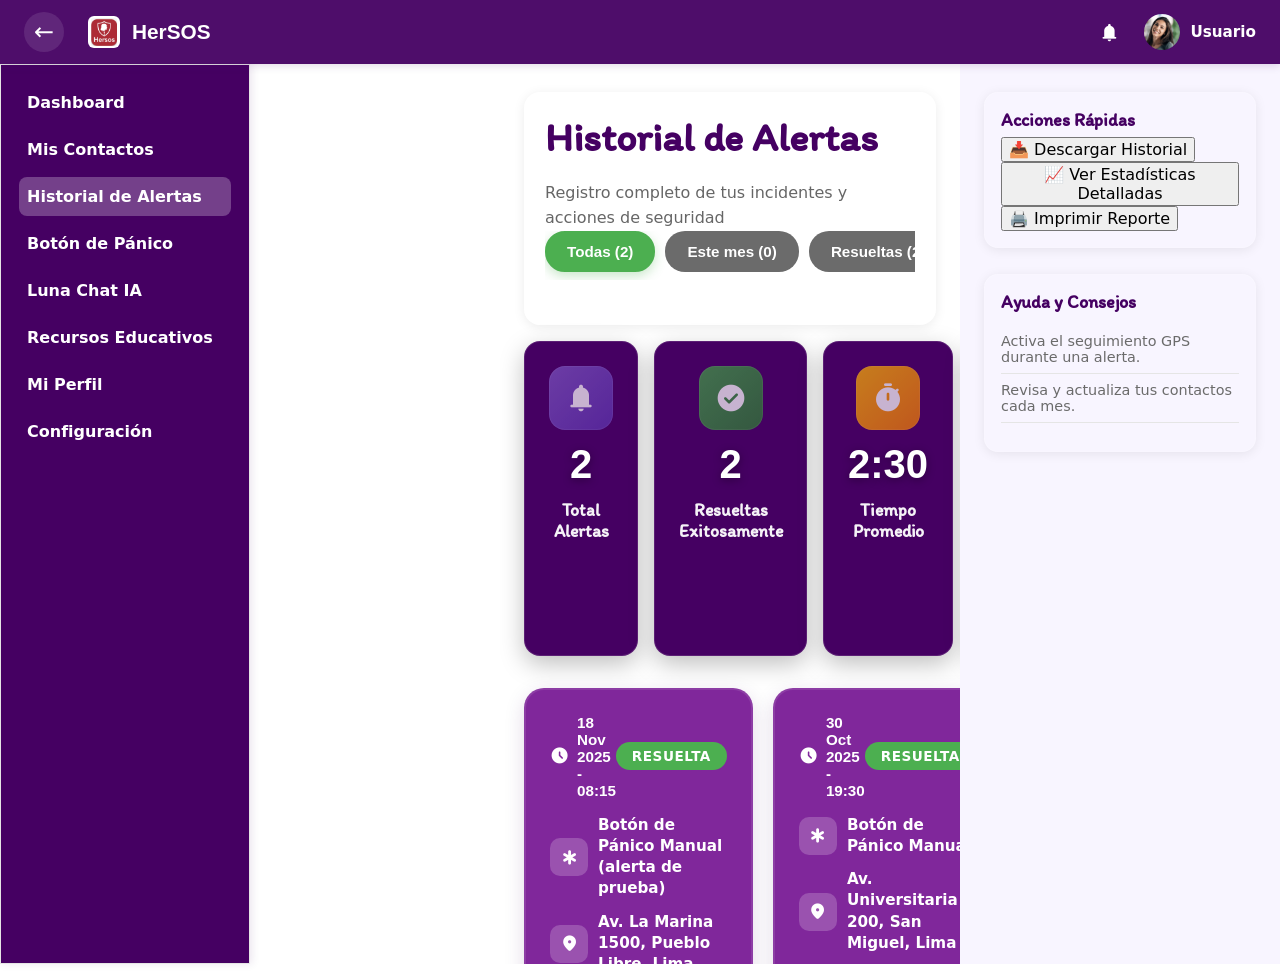
<file: public/historial.html>
<!doctype html>
<html lang="es">
  <head>
    <meta charset="utf-8" />
    <meta name="viewport" content="width=device-width,initial-scale=1" />
    <title>Historial de Alertas — HerSOS</title>
    <link rel="stylesheet" href="assets/styles/styles.css" />
    <link href="https://fonts.googleapis.com/css2?family=Itim&display=swap" rel="stylesheet">
    <link href="https://fonts.googleapis.com/css2?family=Material+Symbols+Rounded:opsz,wght,FILL,GRAD@20..48,100..700,0..1,-50..200" rel="stylesheet">
    <link rel="stylesheet" href="assets/styles/dashboard.css" />
    <link rel="stylesheet" href="assets/styles/historial.css" />
  </head>
  <body class="dashboard-page historial-page">
    <header class="dash-header">
      <div class="header-content">
        <div class="header-left">
          <button onclick="history.back()" class="back-btn">←</button>
          <img src="assets/images/logo.herSos.png" alt="HerSOS" class="header-logo" />
          <span class="header-brand">HerSOS</span>
        </div>
        <div class="header-right">
          <button class="header-icon-btn"><span class="material-symbols-rounded">notifications</span></button>
          <div class="header-user">
            <div class="user-avatar"><img src="assets/images/perfil.webp" alt="Perfil" /></div>
            <span class="user-name" id="userGreeting">Usuario</span>
          </div>
        </div>
      </div>
    </header>

    <div class="app-grid">
      <aside class="sidebar card">
        <nav class="side-nav">
          <button class="side-item" onclick="location.href='dashboard.html'">Dashboard</button>
          <button class="side-item" onclick="location.href='contacts.html'">Mis Contactos</button>
          <button class="side-item active" onclick="location.href='historial.html'">Historial de Alertas</button>
          <button class="side-item" onclick="location.href='dashboard.html#panic'">Botón de Pánico</button>
          <button class="side-item" onclick="location.href='chat.html'">Luna Chat IA</button>
          <button class="side-item" onclick="location.href='resources.html'">Recursos Educativos</button>
          <button class="side-item" onclick="location.href='profile.html'">Mi Perfil</button>
          <button class="side-item" onclick="location.href='settings.html'">Configuración</button>
        </nav>
      </aside>

      <main class="dash-main">
        <section class="card historial-header">
          <div class="historial-header-top">
            <div>
              <h1 class="page-title">Historial de Alertas</h1>
              <p class="page-subtitle">Registro completo de tus incidentes y acciones de seguridad</p>
            </div>
          </div>

          <div class="filter-tabs">
            <button class="filter-tab active" data-filter="todas">Todas <span class="count">(12)</span></button>
            <button class="filter-tab" data-filter="mes">Este mes <span class="count">(8)</span></button>
            <button class="filter-tab" data-filter="resueltas">Resueltas <span class="count">(10)</span></button>
            <button class="filter-tab" data-filter="activas">Activas <span class="count">(2)</span></button>
            <button class="filter-tab" data-filter="sin-respuesta">Sin respuesta <span class="count">(3)</span></button>
          </div>
        </section>

        <section class="stats-grid">
          <div class="stat-card">
            <div class="stat-icon"><span class="material-symbols-rounded">notifications</span></div>
            <div class="stat-value">12</div>
            <div class="stat-label">Total Alertas</div>
          </div>
          <div class="stat-card">
            <div class="stat-icon"><span class="material-symbols-rounded">check_circle</span></div>
            <div class="stat-value">10</div>
            <div class="stat-label">Resueltas Exitosamente</div>
          </div>
          <div class="stat-card">
            <div class="stat-icon"><span class="material-symbols-rounded">timer</span></div>
            <div class="stat-value">2:30</div>
            <div class="stat-label">Tiempo Promedio</div>
          </div>
          <div class="stat-card">
            <div class="stat-icon"><span class="material-symbols-rounded">event</span></div>
            <div class="stat-value">Hace 3 días</div>
            <div class="stat-label">Última Alerta</div>
          </div>
        </section>

        <!-- Alertas List -->
        <section class="alertas-list">
        <!-- Alerta Resuelta 1 (prueba) -->
        <article class="alerta-card resuelta" data-id="alert-301" data-date="2025-11-18T08:15:00">
          <div class="alerta-header">
            <div class="alerta-time">
              <span class="time-icon material-symbols-rounded">schedule</span>
              <span>18 Nov 2025 - 08:15</span>
            </div>
            <span class="alerta-badge resuelta-badge">Resuelta</span>
          </div>
          <div class="alerta-info">
            <div class="info-item">
              <span class="info-icon material-symbols-rounded">emergency</span>
              <span>Botón de Pánico Manual (alerta de prueba)</span>
            </div>
            <div class="info-item">
              <span class="info-icon material-symbols-rounded">location_on</span>
              <span>Av. La Marina 1500, Pueblo Libre, Lima</span>
            </div>
            <div class="info-item">
              <span class="info-icon material-symbols-rounded">group</span>
              <span>2 contactos notificados</span>
            </div>
          </div>
          <div class="alerta-responses">
            <div class="response-item responded">
              <span class="response-icon material-symbols-rounded">check_circle</span>
              <span>2 respondieron</span>
            </div>
          </div>
          <button class="ver-detalles-btn">
            <span class="eye-icon material-symbols-rounded">visibility</span>
            Ver Detalles
          </button>
        </article>

        <!-- Alerta Resuelta 2 -->
        <article class="alerta-card resuelta" data-id="alert-302" data-date="2025-10-30T19:30:00">
          <div class="alerta-header">
            <div class="alerta-time">
              <span class="time-icon material-symbols-rounded">schedule</span>
              <span>30 Oct 2025 - 19:30</span>
            </div>
            <span class="alerta-badge resuelta-badge">Resuelta</span>
          </div>
          <div class="alerta-info">
            <div class="info-item">
              <span class="info-icon material-symbols-rounded">emergency</span>
              <span>Botón de Pánico Manual</span>
            </div>
            <div class="info-item">
              <span class="info-icon material-symbols-rounded">location_on</span>
              <span>Av. Universitaria 200, San Miguel, Lima</span>
            </div>
            <div class="info-item">
              <span class="info-icon material-symbols-rounded">group</span>
              <span>3 contactos notificados</span>
            </div>
          </div>
          <div class="alerta-responses">
            <div class="response-item responded">
              <span class="response-icon material-symbols-rounded">check_circle</span>
              <span>3 respondieron</span>
            </div>
          </div>
          <button class="ver-detalles-btn">
            <span class="eye-icon material-symbols-rounded">visibility</span>
            Ver Detalles
          </button>
        </article>
        </section>
      </main>

      <aside class="right-col">
        <div class="card quick-actions">
          <h4>Acciones Rápidas</h4>
          <div class="actions-list">
            <button class="action-btn" id="downloadHistoryBtn">📥 Descargar Historial</button>
            <button class="action-btn">📈 Ver Estadísticas Detalladas</button>
            <button class="action-btn">🖨️ Imprimir Reporte</button>
          </div>
        </div>

        <div class="card tips">
          <h4>Ayuda y Consejos</h4>
          <ul>
            <li>Activa el seguimiento GPS durante una alerta.</li>
            <li>Revisa y actualiza tus contactos cada mes.</li>
          </ul>
        </div>
      </aside>
    </div>

    <!-- Bottom Navigation -->
    <nav class="bottom-nav" role="navigation">
      <button class="nav-btn" onclick="location.href='dashboard.html'"><span>Home</span></button>
      <button class="nav-btn" onclick="location.href='historial.html'"><span>Historial</span></button>
      <button class="nav-btn panic-btn" onclick="location.href='dashboard.html#panic'"><span>Botón de Pánico</span></button>
      <button class="nav-btn" onclick="location.href='profile.html'"><span>Perfil</span></button>
    </nav>

    <script src="assets/scripts/historial.js"></script>
    <script>
      // Cargar nombre dinámico en la cabecera del historial
      (function() {
        try {
          const rawUser = localStorage.getItem('hersos_user') || localStorage.getItem('hersos_session');
          let displayName = '';
          if (rawUser) {
            const data = JSON.parse(rawUser);
            displayName = data?.name || data?.nombre || data?.username || data?.usuario || '';
          }
          if (!displayName) {
            const params = new URLSearchParams(window.location.search);
            displayName = params.get('name') || '';
          }
          const headerNameEl = document.getElementById('userGreeting');
          if (headerNameEl && displayName) headerNameEl.textContent = displayName;
        } catch (e) {
          // Silencioso en caso de datos corruptos
        }
      })();
    </script>
  </body>
</html>
</file>
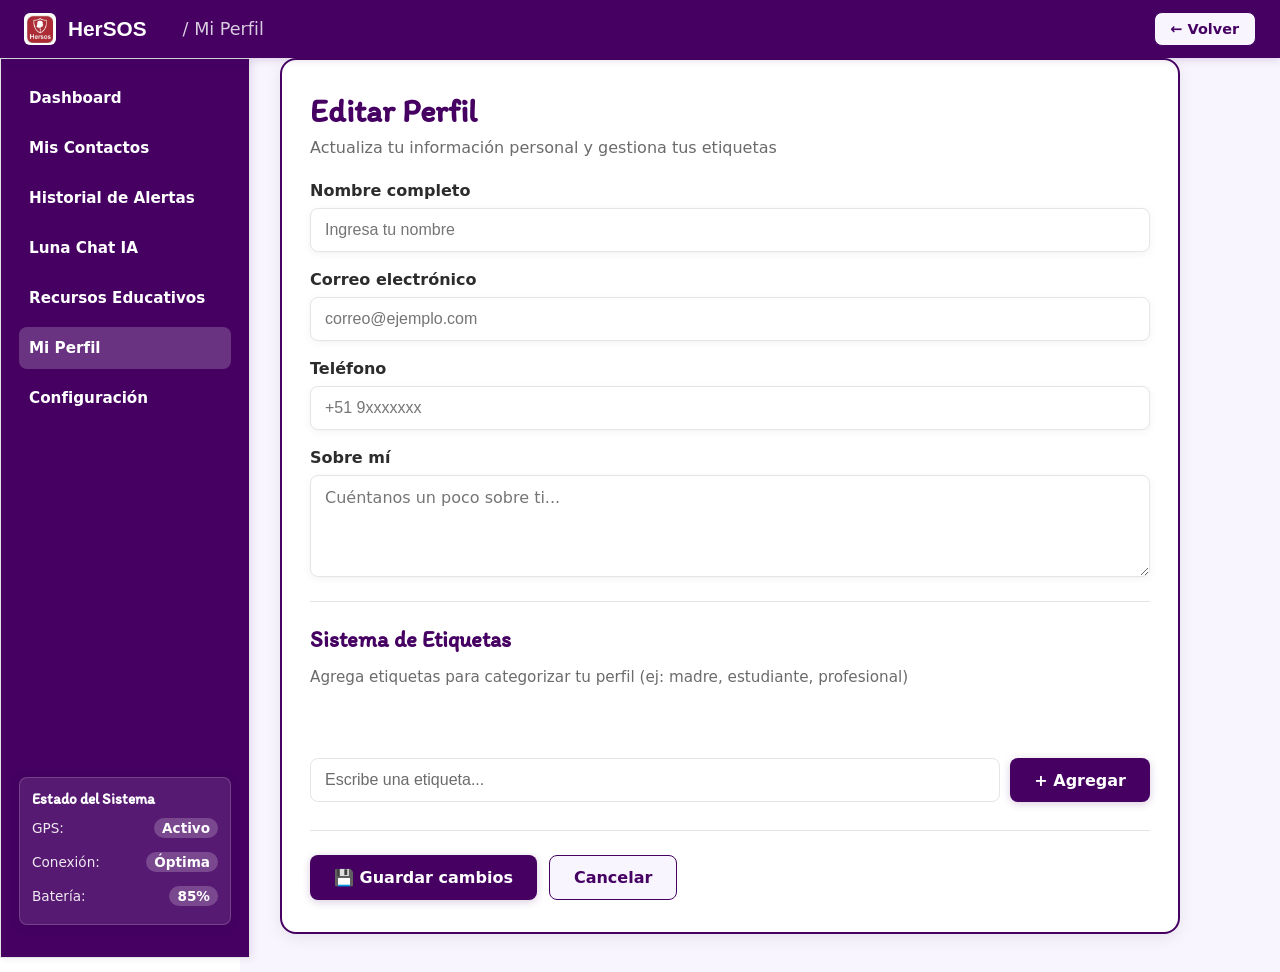
<file: public/profile.html>
<!doctype html>
<html lang="es">
  <head>
    <meta charset="utf-8" />
    <meta name="viewport" content="width=device-width,initial-scale=1" />
    <title>Perfil — HerSOS</title>
    <link href="https://fonts.googleapis.com/css2?family=Itim&display=swap" rel="stylesheet">
    <link rel="stylesheet" href="assets/styles/styles.css" />
    <link rel="stylesheet" href="assets/styles/dashboard.css" />
    <style>
      body.dashboard-page { background: #ffffff; margin: 0; padding: 0; }
      .app-grid-profile { display: grid; grid-template-columns: 240px 1fr; gap: 0; min-height: 100vh; }
      .sidebar { background: #450062; padding: 18px; display: flex; flex-direction: column; gap: 12px; box-shadow: 2px 0 8px rgba(69,0,98,0.1); height: 100vh; position: sticky; top: 0; overflow-y: auto; border-radius: 0; }
      .sidebar .brand { display: flex; justify-content: center; margin-bottom: 12px; }
      .sidebar .brand img { width: 48px; height: 48px; }
      .side-nav { display: flex; flex-direction: column; gap: 8px; }
      .side-item { background: transparent; border: 0; color: #fff; text-align: left; padding: 12px 10px; border-radius: 8px; cursor: pointer; font-weight: 600; font-size: 0.95rem; transition: all 0.2s; }
      .side-item:hover { background: rgba(255,255,255,0.15); }
      .side-item.active { background: rgba(255,255,255,0.2); font-weight: 700; }
      .system-status { background: rgba(255,255,255,0.1); padding: 12px; border-radius: 8px; font-size: 0.9rem; margin-top: auto; }
      .system-status h4 { margin: 0 0 10px; font-size: 0.95rem; color: #fff; }
      .system-status ul { list-style: none; padding: 0; margin: 0; }
      .system-status li { color: rgba(255,255,255,0.9); margin-bottom: 6px; font-size: 0.85rem; }
      .profile-container { padding: 28px 40px; width: 100%; box-sizing: border-box; background: #F8F5FF; }
      .profile-card { padding: 32px 28px; border-radius: 16px; background: #ffffff; color: #2c2c2c; box-shadow: 0 4px 16px rgba(0,0,0,0.08); max-width: 900px; border: 2px solid #450062; }
      .profile-header { margin-bottom: 24px; }
      .profile-title { font-family: 'Itim', cursive; font-size: 2rem; margin: 0 0 8px; color: #450062; }
      .profile-subtitle { font-size: 1rem; margin: 0; color: #6b6b6b; }
      .profile-row { display: flex; flex-direction: column; gap: 8px; margin-bottom: 18px; }
      .profile-row label { font-weight: 600; color: #2c2c2c; font-size: 1rem; }
      .profile-row input, .profile-row textarea { padding: 12px 14px; border-radius: 8px; border: 1px solid #e5e5e5; background: #fff; color: #2c2c2c; font-size: 1rem; box-shadow: 0 2px 8px rgba(0,0,0,0.05); transition: border 0.2s; }
      .profile-row input:focus, .profile-row textarea:focus { outline: none; border-color: #450062; box-shadow: 0 0 0 3px rgba(69,0,98,0.1); }
      .profile-row textarea { resize: vertical; font-family: inherit; }
      .tags-section { margin: 24px 0; padding-top: 24px; border-top: 1px solid #e5e5e5; }
      .tags-header { font-family: 'Itim', cursive; font-size: 1.4rem; margin: 0 0 12px; color: #450062; }
      .tags-description { font-size: 0.95rem; color: #6b6b6b; margin-bottom: 16px; }
      .tags { display: flex; gap: 10px; flex-wrap: wrap; margin-bottom: 16px; min-height: 40px; }
      .tag-chip { background: #F8F5FF; color: #450062; padding: 8px 14px; border-radius: 999px; display: inline-flex; gap: 10px; align-items: center; font-weight: 600; font-size: 0.95rem; box-shadow: 0 2px 8px rgba(0,0,0,0.08); transition: all 0.2s; border: 1px solid #450062; }
      .tag-chip:hover { background: #450062; color: #fff; transform: translateY(-2px); }
      .tag-chip button { background: transparent; border: 0; color: inherit; cursor: pointer; font-weight: 700; font-size: 1.1rem; padding: 0; width: 20px; height: 20px; display: grid; place-items: center; border-radius: 50%; transition: background 0.2s; }
      .tag-chip button:hover { background: rgba(69,0,98,0.2); }
      .tag-input { display: flex; gap: 10px; }
      .tag-input input { flex: 1; padding: 12px 14px; border-radius: 8px; border: 1px solid #e5e5e5; background: #fff; color: #2c2c2c; font-size: 1rem; transition: border 0.2s; }
      .tag-input input:focus { outline: none; border-color: #450062; box-shadow: 0 0 0 3px rgba(69,0,98,0.1); }
      .tag-input input::placeholder { color: #6b6b6b; }
      .actions { margin-top: 28px; display: flex; gap: 12px; padding-top: 24px; border-top: 1px solid #e5e5e5; }
      .btn-primary { background: #450062; color: #fff; border: none; border-radius: 8px; padding: 12px 24px; font-weight: 700; font-size: 1rem; cursor: pointer; transition: all 0.2s; box-shadow: 0 2px 8px rgba(69,0,98,0.2); }
      .btn-primary:hover { background: #2b0038; transform: translateY(-2px); box-shadow: 0 4px 12px rgba(69,0,98,0.3); }
      .btn-secondary { background: #F8F5FF; color: #450062; border: 1px solid #450062; border-radius: 8px; padding: 12px 24px; font-weight: 600; font-size: 1rem; cursor: pointer; transition: all 0.2s; }
      .btn-secondary:hover { background: #e9dffd; }
    </style>
  </head>
  <body class="dashboard-page">
    <header class="dash-header">
      <div class="header-content">
        <div class="header-left">
          <img src="assets/images/logo.herSos.png" alt="HerSOS" class="header-logo" />
          <span class="header-brand">HerSOS</span>
          <span style="margin-left: 24px; font-size: 1.1rem; color: rgba(255,255,255,0.8);">/ Mi Perfil</span>
        </div>
        <div class="header-right">
          <button onclick="location.href='dashboard.html'" class="btn-secondary" style="padding: 8px 16px; font-size: 0.9rem;">← Volver</button>
        </div>
      </div>
    </header>

    <div class="app-grid-profile">
      <aside class="sidebar card">
        <nav class="side-nav">
           <button class="side-item" onclick="location.href='dashboard.html'">Dashboard</button>
           <button class="side-item" onclick="location.href='dashboard.html'" data-nav="contacts">Mis Contactos</button>
           <button class="side-item" onclick="location.href='dashboard.html'" data-nav="history">Historial de Alertas</button>
           <button class="side-item" onclick="location.href='dashboard.html'" data-nav="chat">Luna Chat IA</button>
           <button class="side-item" onclick="location.href='dashboard.html'" data-nav="resources">Recursos Educativos</button>
           <button class="side-item active">Mi Perfil</button>
           <button class="side-item" data-nav="settings">Configuración</button>
        </nav>
        <div class="system-status card">
          <h4>Estado del Sistema</h4>
          <ul>
            <li>GPS: <strong>Activo</strong></li>
            <li>Conexión: <strong>Óptima</strong></li>
            <li>Batería: <strong>85%</strong></li>
          </ul>
        </div>
      </aside>

      <main class="profile-container" style="padding-top:0;">
      <section class="profile-card" style="margin-top:0;">
        <div class="profile-header">
          <h2 class="profile-title">Editar Perfil</h2>
          <p class="profile-subtitle">Actualiza tu información personal y gestiona tus etiquetas</p>
        </div>

        <div class="profile-row">
          <label>Nombre completo</label>
          <input id="p_name" type="text" placeholder="Ingresa tu nombre" />
        </div>
        <div class="profile-row">
          <label>Correo electrónico</label>
          <input id="p_email" type="email" placeholder="correo@ejemplo.com" />
        </div>
        <div class="profile-row">
          <label>Teléfono</label>
          <input id="p_phone" type="tel" placeholder="+51 9xxxxxxx" />
        </div>
        <div class="profile-row">
          <label>Sobre mí</label>
          <textarea id="p_about" rows="4" placeholder="Cuéntanos un poco sobre ti..."></textarea>
        </div>

        <div class="tags-section">
          <h3 class="tags-header">Sistema de Etiquetas</h3>
          <p class="tags-description">Agrega etiquetas para categorizar tu perfil (ej: madre, estudiante, profesional)</p>
          <div class="tags" id="tagsContainer">
            <!-- Etiquetas dinámicas aquí -->
          </div>
          <div class="tag-input">
            <input id="tagInput" placeholder="Escribe una etiqueta..." maxlength="30" />
            <button id="addTagBtn" class="btn-primary">+ Agregar</button>
          </div>
        </div>

        <div class="actions">
          <button id="saveProfile" class="btn-primary">💾 Guardar cambios</button>
          <button id="cancelProfile" class="btn-secondary" onclick="location.href='dashboard.html'">Cancelar</button>
        </div>
      </section>
      </main>
    </div>

    <script src="assets/scripts/profile.js"></script>
  </body>
</html>
</file>
<file: docs/styles/styles.css>
/* ===== Footer Extra ===== */
.footer-extra {
  margin-top: 18px;
  font-size: 0.95rem;
  color: var(--muted);
  text-align: center;
}
.footer-extra a {
  color: var(--brand-700);
  text-decoration: underline;
  margin: 0 4px;
}

/* ===== Brand logo styles ===== */
.brand__logo {
  width: 40px;
  height: 40px;
  display: block;
  border-radius: 8px;
}
.brand__text b {
  margin-left: 10px;
  font-size: 1.05rem;
}

/* ===== Footer improved ===== */
.footer-grid {
  display: grid;
  grid-template-columns: 1.4fr 1fr 1fr 1fr;
  gap: 24px;
  padding: 36px 0 18px;
}
.footer-about p {
  margin: 10px 0 0;
  color: var(--muted);
}
.footer-logo {
  width: 56px;
  height: 56px;
}
.footer-links ul {
  list-style: none;
  padding: 0;
  margin: 8px 0 0;
}
.footer-links li { margin: 6px 0; }
.footer-links a { color: var(--ink); text-decoration: none; }
.footer-links a:hover { text-decoration: underline; }
.footer-contact p { margin: 6px 0; color: var(--muted); }
.footer-social p { margin: 6px 0; }
.footer-bottom { border-top: 1px solid var(--line); padding: 14px 0; text-align: center; color: var(--muted); }

@media (max-width: 900px) {
  .footer-grid { grid-template-columns: 1fr 1fr; }
}
@media (max-width: 520px) {
  .footer-grid { grid-template-columns: 1fr; }
  .brand__text b { display: none; }
}

/* ===== Misión & Visión ===== */
.mision-vision__grid {
  display: grid;
  grid-template-columns: 1fr 1fr;
  gap: 28px;
  align-items: start;
}
/* soportar también .mision y .vision como secciones independientes */
.mision-vision__grid .mision,
.mision-vision__grid .vision,
.mision,
.vision {
  border-radius: 16px;
  padding: 22px;
  box-shadow: 0 6px 18px rgba(31,18,53,0.06);
}

/* Destacar Misión: fondo morado y ajuste de colores para legibilidad */
.mision-vision__grid .mision,
.mision {
  background: linear-gradient(180deg, var(--brand-700), var(--brand-600));
  color: #fff;
  border: 0;
}
.mision .h1 {
  color: #fff;
}
.mision .lead {
  color: rgba(255,255,255,0.92);
}
.mision .badge {
  background: rgba(255,255,255,0.08);
  border-color: rgba(255,255,255,0.12);
  color: #fff;
}
.mision__image img {
  border: 4px solid rgba(255,255,255,0.06);
  box-shadow: 0 18px 40px rgba(31,18,53,0.12);
}
.mision .h1,
.vision .h1 {
  font-size: 1.25rem;
  margin-top: 6px;
}

/* Layout for mission inner content: text + image */
.mision__inner {
  display: grid;
  grid-template-columns: 1fr 320px;
  gap: 18px;
  align-items: center;
}
.mision__image img {
  width: 100%;
  height: auto;
  display: block;
  border-radius: 12px;
  box-shadow: 0 10px 28px rgba(31,18,53,0.06);
  border: 0;
}

@media (max-width: 720px) {
  .mision__inner {
    grid-template-columns: 1fr;
  }
  .mision__image { order: 2; }
}

@media (max-width: 720px) {
  .mision-vision__grid {
    grid-template-columns: 1fr;
  }
}
/* ===== Testimonios ===== */
.section-testimonios {
  background: var(--bg-weak);
}
.testimonios__intro {
  margin-bottom: 18px;
  text-align: center;
}
.testimonios__grid {
  display: grid;
  grid-template-columns: repeat(3, 1fr);
  gap: 24px;
}
.testimonio {
  background: #fff;
  border: 1px solid var(--line);
  border-radius: 16px;
  padding: 22px 18px;
  box-shadow: 0 2px 0 #ede7ff;
  font-size: 1.08rem;
  color: var(--ink);
  line-height: 1.6;
}
.testimonio footer {
  margin-top: 12px;
  color: var(--muted);
  font-size: 0.98rem;
}

@media (max-width: 1024px) {
  .testimonios__grid {
    grid-template-columns: 1fr 1fr;
  }
}
@media (max-width: 720px) {
  .testimonios__grid {
    grid-template-columns: 1fr;
  }
}
:root {
  --brand-900: #3b0f72;
  --brand-800: #431274;
  --brand-700: #4c1d95;
  --brand-600: #6d28d9;
  --brand-500: #8b5cf6;
  --ink: #1f1235;
  --ink-2: #2c1b4e;
  --muted: #6f6890;
  --bg: #ffffff;
  --bg-weak: #fbf9ff;
  --card: #ffffff;
  --line: #e9e1ff;
  --ring: #a78bfa;
  --radius: 16px;
  --shadow: 0 22px 60px rgba(31, 18, 53, 0.12);
}

* {
  box-sizing: border-box;
}
html,
body {
  height: 100%;
}
body {
  margin: 0;
  padding-top: 72px;
  font-family: ui-sans-serif, system-ui, -apple-system, Segoe UI, Roboto, Inter,
    Arial, sans-serif;
  color: var(--ink);
  background: var(--bg);
}
a {
  text-decoration: none;
  color: inherit;
}
img {
  max-width: 100%;
  height: auto;
  display: block;
}
button {
  font: inherit;
}
.container {
  width: min(1120px, 92vw);
  margin: 0 auto;
}

/* Skip link */
.skip {
  position: absolute;
  left: -9999px;
  top: auto;
  width: 1px;
  height: 1px;
  overflow: hidden;
}
.skip:focus {
  left: 1rem;
  top: 1rem;
  width: auto;
  height: auto;
  z-index: 999;
  background: #fff;
  color: #111;
  padding: 0.5rem 0.75rem;
  border-radius: 0.5rem;
  outline: 2px solid var(--ring);
}

/* ===== Top Header (brand + CTA) ===== */
.header {
  position: fixed;
  inset: 0 0 auto 0;
  height: 72px;
  display: flex;
  align-items: center;
  z-index: 50;
  background: var(--brand-700);
  color: #fff;
  box-shadow: 0 1px 0 rgba(255, 255, 255, 0.08);
}
.header .container {
  display: flex;
  align-items: center;
  justify-content: space-between;
  gap: 16px;
}
.brand {
  display: flex;
  align-items: center;
  gap: 10px;
}
.logo {
  width: 34px;
  height: 34px;
  border-radius: 10px;
  background: #fff;
  color: var(--brand-700);
  display: grid;
  place-items: center;
  font-weight: 800;
}
.brand b {
  font-weight: 800;
  letter-spacing: 0.2px;
}

/* ===== Secondary sticky nav ===== */
.sticky-nav {
  position: sticky;
  top: 72px;
  z-index: 40;
  background: var(--brand-700);
  color: #fff;
  border-top: 1px solid rgba(255, 255, 255, 0.06);
  border-bottom: 1px solid rgba(255, 255, 255, 0.08);
}
.sticky-nav__inner {
  height: 56px;
  display: flex;
  align-items: center;
  justify-content: center;
  gap: 64px;
}
.sticky-nav a {
  color: #f6edff;
  font-weight: 600;
  letter-spacing: 0.2px;
  padding: 0.25rem 0.4rem;
  border-radius: 8px;
}
.sticky-nav a:hover,
.sticky-nav a:focus-visible {
  color: #fff;
  background: rgba(255, 255, 255, 0.12);
  outline: none;
}

/* ===== Buttons ===== */
.btn {
  display: inline-flex;
  align-items: center;
  justify-content: center;
  gap: 0.5rem;
  border: 1px solid var(--line);
  border-radius: 999px;
  background: #fff;
  color: var(--ink);
  padding: 0.7rem 1.05rem;
  box-shadow: 0 2px 0 #f0eaff;
  transition: transform 0.2s ease, box-shadow 0.2s ease;
}
.btn:hover {
  transform: translateY(-1px);
  box-shadow: 0 6px 14px rgba(31, 18, 53, 0.12);
}
.btn:focus-visible {
  outline: 3px solid var(--ring);
  outline-offset: 2px;
}
.btn-primary {
  background: linear-gradient(135deg, var(--brand-700), var(--brand-600));
  border-color: transparent;
  color: #fff;
  box-shadow: none;
}
.btn-contrast {
  background: #fff;
  color: var(--ink) !important;
  border-color: var(--line);
}

/* ===== Headings & text ===== */
.h1 {
  margin: 12px 0 10px;
  font-size: clamp(32px, 4.2vw, 52px);
  line-height: 1.06;
  font-weight: 800;
  color: var(--ink);
}
.lead {
  margin: 0 0 18px;
  max-width: 68ch;
  color: #4b3a64;
  line-height: 1.6;
  font-size: clamp(16px, 1.6vw, 18px);
}
.badge {
  display: inline-flex;
  align-items: center;
  gap: 0.4rem;
  padding: 0.28rem 0.6rem;
  border-radius: 999px;
  font-size: 0.85rem;
  border: 1px solid #e9d5ff;
  background: #f6f0ff;
  color: var(--brand-700);
}

/* ===== Hero ===== */
.hero {
  padding: 48px 0 80px;
  background: #fff;
}

/* Ensure hero lead is a bit more prominent */
.hero .lead {
  font-size: clamp(16px, 1.8vw, 20px);
  opacity: 0.95;
}
.hero .shell {
  display: grid;
  grid-template-columns: 1.2fr 1fr;
  gap: 40px;
  align-items: center;
}
.device {
  background: var(--card);
  border: 1px solid var(--line);
  border-radius: 24px;
  padding: 16px;
  box-shadow: var(--shadow);
}
.screen {
  background: linear-gradient(180deg, #2a0f4a, #3a1169 60%, #2a0f4a);
  border: 1px solid #d8ccff;
  border-radius: 18px;
  height: 420px;
  display: grid;
  place-items: center;
  overflow: hidden;
}
.screen svg {
  width: 92%;
  height: 92%;
}

/* Ensure images placed inside .screen scale nicely */
.screen {
  display: flex;
  align-items: center;
  justify-content: center;
}
.screen img {
  max-width: 92%;
  max-height: 92%;
  display: block;
  object-fit: contain;
  border-radius: 14px;
}

/* Remove boxed background around the hero mockup so the full image shows without a card */
.hero .device,
.hero .screen {
  background: transparent !important;
  border: 0 !important;
  box-shadow: none !important;
  padding: 0 !important;
}
.hero .screen {
  height: auto;
}

/* ===== Sections generic ===== */
.section {
  padding: 96px 0;
  background: #fff;
}
.section .split {
  display: grid;
  grid-template-columns: 1.15fr 1fr;
  gap: 36px;
  align-items: center;
}
.section-dark {
  background: var(--brand-700);
  color: #fff;
}
.section-dark .lead {
  color: #efe9ff;
}
.section-dark .badge {
  background: rgba(255, 255, 255, 0.12);
  border-color: rgba(255, 255, 255, 0.22);
  color: #fff;
}
.section-dark .device {
  background: transparent;
  border: 0;
  border-color: transparent;
  padding: 0;
  box-shadow: none;
}

/* Problema: imagen limpia, sin borde de la caja que la contiene */
.section-dark .device img {
  display: block;
  width: 100%;
  height: auto;
  border-radius: 12px;
  box-shadow: 0 8px 28px rgba(31,18,53,0.06);
  border: 0;
}

/* ===== Quote band ===== */
.band {
  background: var(--brand-700);
  color: #fff;
  text-align: center;
}
.band .container {
  padding: 22px 0;
}
.band small {
  font-weight: 600;
  letter-spacing: 0.2px;
}

/* ===== Features grid ===== */
.features {
  display: grid;
  grid-template-columns: 1.1fr 1fr 1fr;
  gap: 24px;
}
.cards {
  grid-column: 2/4;
  display: grid;
  grid-template-columns: 1fr 1fr;
  gap: 18px;
}
.card {
  background: #fff;
  border: 1px solid var(--ring);
  border-radius: 16px;
  padding: 18px;
  box-shadow: 0 2px 0 #ede7ff;
}
.card h4 {
  margin: 4px 0 6px;
  font-size: 18px;
  color: var(--ink-2);
  font-weight: 800;
}
.card p {
  margin: 0;
  color: #4b3a64;
  line-height: 1.55;
}

/* ===== Team ===== */
.team .team__intro {
  margin-bottom: 18px;
}
.team__grid {
  display: flex;
  flex-wrap: wrap;
  gap: 18px;
  justify-content: center;
  align-items: start;
}
.team__grid .member {
  flex: 1 1 220px;
  max-width: 280px;
}
.member {
  background: #fff;
  border: 1px solid var(--line);
  border-radius: 16px;
  padding: 16px;
  text-align: center;
}
.avatar {
  width: 72px;
  height: 72px;
  margin: 0 auto 10px;
  border-radius: 50%;
  display: grid;
  place-items: center;
  background: linear-gradient(135deg, var(--brand-700), var(--brand-600));
  color: #fff;
  font-weight: 800;
  font-size: 20px;
}
.member h4 {
  margin: 2px 0 2px;
}
.member p {
  margin: 0;
  color: #6d5f93;
}

/* ===== Footer ===== */
.footer {
  padding: 28px 0 40px;
  color: #6f6890;
  font-size: 0.95rem;
  background: var(--bg-weak);
  border-top: 1px solid var(--line);
}

/* ===== Responsive ===== */
@media (max-width: 1024px) {
  .sticky-nav__inner {
    gap: 34px;
  }
  .hero .shell,
  .section .split {
    grid-template-columns: 1fr;
    gap: 24px;
  }
  .features {
    grid-template-columns: 1fr;
  }
  .cards {
    grid-column: auto;
    grid-template-columns: 1fr 1fr;
  }
  .screen {
    height: 380px;
  }
}
@media (max-width: 720px) {
  body {
    padding-top: 68px;
  }
  .header {
    height: 68px;
  }
  .sticky-nav {
    top: 68px;
  }
  .sticky-nav__inner {
    gap: 18px;
    height: 52px;
    overflow-x: auto;
    scrollbar-width: none;
  }
  .sticky-nav__inner::-webkit-scrollbar {
    display: none;
  }
  .cards {
    grid-template-columns: 1fr;
  }
  .team__grid {
    grid-template-columns: 1fr 1fr;
  }
  .screen {
    height: 340px;
  }
}
@media (prefers-reduced-motion: reduce) {
  .btn {
    transition: none;
  }
}

:root {
  --h-top: 72px;
  --h-nav: 56px;
  --mast: calc(var(--h-top) + var(--h-nav));
}

/* el contenido arranca debajo de las dos barras fijas */
body {
  padding-top: var(--mast);
}

/* barra superior fija */
.header {
  position: fixed;
  top: 0;
  left: 0;
  right: 0;
  height: var(--h-top);
  z-index: 1000;
  background: var(--brand-700);
}

.sticky-nav {
  position: fixed;
  top: var(--h-top);
  left: 0;
  right: 0;
  height: var(--h-nav);
  z-index: 999;
  background: var(--brand-700);
  border: 0;
  box-shadow: inset 0 -1px 0 rgba(255, 255, 255, 0.08);
}
.sticky-nav__inner {
  height: 100%;
  display: flex;
  align-items: center;
  justify-content: center;
  gap: 64px;
}

section[id],
.band {
  scroll-margin-top: var(--mast);
}

.header + * {
  margin-top: 0 !important;
}

@media (max-width: 720px) {
  :root {
    --h-top: 68px;
    --h-nav: 52px;
  }
  .sticky-nav__inner {
    gap: 24px;
  }
}

/* ===== Reveal animations (scroll) ===== */
.reveal {
  opacity: 0;
  transform: translateY(18px) scale(0.995);
  transition: opacity 700ms cubic-bezier(.2,.9,.2,1), transform 700ms cubic-bezier(.2,.9,.2,1);
  transition-delay: var(--reveal-delay, 0ms);
  will-change: opacity, transform;
}
.reveal.in-view {
  opacity: 1;
  transform: none;
}

/* Hero entrance tweaks */
.hero .h1.reveal { transition-duration: 900ms; }
.hero .hero-ctas.reveal { transition-delay: 120ms; }

/* Testimonios: foco en testimonial activo */
.testimonio {
  opacity: 0.7;
  transform: translateY(8px) scale(0.995);
  transition: opacity 600ms ease, transform 600ms ease;
}
.testimonio.active {
  opacity: 1;
  transform: none;
  box-shadow: 0 10px 30px rgba(31,18,53,0.08);
}

/* Botón con pequeño pulso */
@keyframes btn-pulse {
  0% { transform: translateY(0); }
  50% { transform: translateY(-3px); }
  100% { transform: translateY(0); }
}
.btn-primary { animation: btn-pulse 4s ease-in-out infinite; }

/* Floating animation for mockup screens */
@keyframes floaty {
  0% { transform: translateY(0) rotate(-0.25deg); }
  50% { transform: translateY(-8px) rotate(0.25deg); }
  100% { transform: translateY(0) rotate(-0.25deg); }
}
.screen.float {
  animation: floaty 6s ease-in-out infinite;
}

/* Logo pop entrance */
@keyframes logo-pop {
  0% { transform: scale(0.6); opacity: 0; }
  60% { transform: scale(1.05); opacity: 1; }
  100% { transform: scale(1); }
}
.brand__logo.logo-entrance {
  animation: logo-pop 700ms cubic-bezier(.2,.9,.2,1) forwards;
}

/* Alternate section coloring: even sections morado, odd blancas */
main > section:nth-of-type(even) {
  background: var(--brand-700);
  color: #fff;
}
main > section:nth-of-type(even) .lead {
  color: #efe9ff;
}
main > section:nth-of-type(even) .badge {
  background: rgba(255,255,255,0.08);
  border-color: rgba(255,255,255,0.12);
  color: #fff;
}
main > section:nth-of-type(even) .card,
main > section:nth-of-type(even) .member,
main > section:nth-of-type(even) .testimonio {
  background: rgba(255,255,255,0.06);
  border: 1px solid rgba(255,255,255,0.06);
  color: #fff;
  box-shadow: none;
}
main > section:nth-of-type(even) .device {
  border-color: rgba(255,255,255,0.12);
}

/* === Override for #funciones: keep it light and readable === */
#funciones {
  background: #fff !important;
  color: var(--ink) !important;
}
#funciones .lead {
  color: #4b3a64 !important;
}
#funciones .badge {
  background: #f6f0ff;
  border-color: #e9d5ff;
  color: var(--brand-700);
}

/* Cards in funciones: white cards with purple accents */
#funciones .card {
  background: #fff !important;
  border: 1px solid var(--ring) !important;
  box-shadow: 0 10px 24px rgba(77, 27, 135, 0.06);
  color: var(--ink-2) !important;
}
#funciones .card h4 { color: var(--brand-700); }

/* Make sure device/mockup in funciones is visible (if any) */
#funciones .device {
  background: var(--card) !important;
  border: 1px solid var(--line) !important;
  box-shadow: var(--shadow) !important;
  padding: 16px !important;
}

/* If nth-of-type even applied a white overlay to child elements, undo it here */
#funciones .card,
#funciones .member,
#funciones .testimonio {
  background: #fff !important;
  border: 1px solid var(--line) !important;
  color: var(--ink) !important;
  box-shadow: 0 2px 0 #ede7ff !important;
}

/* hover enhancements */
.card:hover {
  transform: translateY(-8px) scale(1.01);
  box-shadow: 0 18px 40px rgba(31,18,53,0.12);
}
.member:hover {
  transform: translateY(-6px);
  box-shadow: 0 12px 30px rgba(31,18,53,0.08);
}

/* Misión & Visión tweaks already added above */
</file>
<file: public/assets/styles/styles.css>
/* ===== Footer Extra ===== */
.footer-extra {
  margin-top: 18px;
  font-size: 0.95rem;
  color: var(--muted);
  text-align: center;
}
.footer-extra a {
  color: var(--brand-700);
  text-decoration: underline;
  margin: 0 4px;
}

/* ===== Brand logo styles ===== */
.brand__logo {
  width: 40px;
  height: 40px;
  display: block;
  border-radius: 8px;
}
.brand__text b {
  margin-left: 10px;
  font-size: 1.05rem;
  color: #450062;
}

/* ===== Footer improved ===== */
.footer-grid {
  display: grid;
  grid-template-columns: 1.4fr 1fr 1fr 1fr;
  gap: 24px;
  padding: 36px 0 18px;
}
.footer-about p {
  margin: 10px 0 0;
  color: var(--muted);
}
.footer-logo {
  width: 56px;
  height: 56px;
}
.footer-links ul {
  list-style: none;
  padding: 0;
  margin: 8px 0 0;
}
.footer-links li { margin: 6px 0; }
.footer-links a { color: var(--ink); text-decoration: none; }
.footer-links a:hover { text-decoration: underline; }
.footer-contact p { margin: 6px 0; color: var(--muted); }
.footer-social p { margin: 6px 0; }
.footer-bottom { border-top: 1px solid var(--line); padding: 14px 0; text-align: center; color: var(--muted); }

@media (max-width: 900px) {
  .footer-grid { grid-template-columns: 1fr 1fr; }
}
@media (max-width: 520px) {
  .footer-grid { grid-template-columns: 1fr; }
  .brand__text b { display: inline; }
  .header .brand__text b { font-size: 0.95rem; }
  .container {
    width: 94vw;
  }
  .team__grid {
    grid-template-columns: 1fr;
    gap: 16px;
  }
  .member {
    max-width: 100%;
  }
  .h1 {
    font-size: clamp(28px, 7vw, 38px);
  }
  .lead {
    font-size: 16px;
  }
  .footer-grid {
    gap: 20px;
  }
}

/* ===== Misión & Visión ===== */
.mision-vision__grid {
  display: grid;
  grid-template-columns: 1fr 1fr;
  gap: 28px;
  align-items: start;
}
/* Misión y Visión con el mismo estilo limpio */
.mision-vision__grid .mision,
.mision-vision__grid .vision,
.mision,
.vision {
  border-radius: 0;
  padding: 0;
  box-shadow: none;
  background: transparent;
  border: 0;
}

.mision .h1,
.vision .h1 {
  color: #1f2430;
  font-size: 1.25rem;
  margin-top: 6px;
}
.mision .h1, .vision .h1 { font-size: 1.22rem; font-weight:700; }
.mision .lead, .vision .lead { line-height:1.5; margin-bottom: 10px; }
.mision .lead, .vision .lead { line-height:1.55; }

.mision .lead,
.vision .lead {
  color: #333;
}

.mision .badge,
.vision .badge {
  display:none;
}

/* Layout for mission inner content: text + image */
.mision__inner {
  display: grid;
  grid-template-columns: 480px 380px;
  gap: 18px;
  align-items: start;
  justify-content: center;
}
.mision__text { order: 2; }
.mision__image { order: 1; }
.mision__image img {
  width: 100%;
  height: auto;
  display: block;
  border-radius: 16px;
  box-shadow: 0 18px 40px rgba(31,18,53,0.12);
  border: 0;
}

@media (max-width: 720px) {
  .mision__inner { grid-template-columns: 1fr; }
  .mision__image { order: 1; margin-bottom: 18px; }
  .mision__text { order: 2; }
  .mision__image img { border-radius: 14px; box-shadow: 0 12px 28px rgba(31,18,53,0.12); }
}

/* Vision section styles (matching mision) */
.vision__inner {
  display: grid;
  grid-template-columns: 380px 480px;
  gap: 18px;
  align-items: start;
  justify-content: center;
}
.vision__image img {
  width: 100%;
  height: auto;
  display: block;
  border-radius: 16px;
  box-shadow: 0 18px 40px rgba(31,18,53,0.12);
  border: 0;
  aspect-ratio: 4 / 3;
  object-fit: cover;
}

@media (max-width: 720px) {
  .vision__inner { grid-template-columns: 1fr; }
  .vision__image img { border-radius: 14px; box-shadow: 0 12px 28px rgba(31,18,53,0.12); }
}

/* ===== Contraste texto / fondo ===== */
.section:not(.section-dark):not(.stats-section) .h1,
.section:not(.section-dark):not(.stats-section) h2,
.section:not(.section-dark):not(.stats-section) h3 { color: #1f2430; }

.section-dark .h1,
.stats-section .h1 { color: #fff; }

.section-dark .lead,
.stats-section .lead { color: rgba(255,255,255,0.92); }

/* Botones contraste en hero fotográfico */
.hero--photo .btn-contrast { border:1px solid rgba(255,255,255,0.8); color:#fff; }
.hero--photo .btn-contrast:hover { background: rgba(255,255,255,0.12); }
.vision__image img {
  width: 100%;
  height: auto;
  display: block;
  border-radius: 16px;
  box-shadow: 0 18px 40px rgba(31,18,53,0.12);
  border: 0;
  aspect-ratio: 4 / 3;
  object-fit: cover;
}

@media (max-width: 720px) {
  .vision__inner {
    grid-template-columns: 1fr;
  }
  .vision__image { order: 2; }
}

@media (max-width: 720px) {
  .mision-vision__grid {
    grid-template-columns: 1fr;
  }
}
/* ===== Testimonios ===== */
.section-testimonios {
  background: #fff;
}
.testimonios__intro {
  margin-bottom: 18px;
  text-align: center;
  color:#1f2430;
}
.testimonios__grid {
  display: grid;
  grid-template-columns: repeat(3, 1fr);
  gap: 24px;
}
.testimonio {
  background: #ffffff;
  border: 1px solid #e5e5e5;
  border-radius: 14px;
  padding: 22px 20px;
  box-shadow: 0 2px 8px rgba(0,0,0,0.04);
  font-size: 1.02rem;
  color: #1f2430;
  line-height: 1.55;
}
.testimonio footer {
  margin-top: 12px;
  color: #666;
  font-size: 0.9rem;
}

@media (max-width: 1024px) {
  .testimonios__grid {
    grid-template-columns: 1fr 1fr;
  }
}
@media (max-width: 720px) {
  .testimonios__grid {
    grid-template-columns: 1fr;
  }
}
/* Global font: Poppins */
@import url('https://fonts.googleapis.com/css2?family=Poppins:wght@300;400;600;700;800&display=swap');

:root {
  /* Brand morado set to #450062 */
  --brand-900: #450062;
  --brand-800: #450062;
  --brand-700: #450062;
  --brand-600: #6A0DAD; /* complemento para gradientes */
  --brand-500: #8b5cf6;
  --ink: #1f1235;
  --ink-2: #2c1b4e;
  --muted: #6f6890;
  --bg: #ffffff;
  --bg-weak: #ffffff;
  --card: #ffffff;
  --line: #e9e1ff;
  --ring: #a78bfa;
  --radius: 16px;
  --shadow: 0 22px 60px rgba(31, 18, 53, 0.12);
}

* {
  box-sizing: border-box;
}
html {
  scroll-behavior: smooth;
  scroll-padding-top: 88px;
}
html,
body {
  height: 100%;
}
body {
  margin: 0;
  padding-top: 72px;
  font-family: 'Poppins', ui-sans-serif, system-ui, -apple-system, Segoe UI, Roboto, Inter, Arial, sans-serif;
  color: var(--ink);
  background: var(--bg);
}
a {
  text-decoration: none;
  color: inherit;
}
img {
  max-width: 100%;
  height: auto;
  display: block;
}
button {
  font: inherit;
}
.container {
  width: min(1120px, 92vw);
  margin: 0 auto;
}

/* Skip link */
.skip {
  position: absolute;
  left: -9999px;
  top: auto;
  width: 1px;
  height: 1px;
  overflow: hidden;
}
.skip:focus {
  left: 1rem;
  top: 1rem;
  width: auto;
  height: auto;
  z-index: 999;
  background: #fff;
  color: #111;
  padding: 0.5rem 0.75rem;
  border-radius: 0.5rem;
  outline: 2px solid var(--ring);
}

/* ===== Top Header (brand + CTA) ===== */
.header {
  position: fixed;
  inset: 0 0 auto 0;
  height: 72px;
  display: flex;
  align-items: center;
  z-index: 100;
  background: var(--brand-700);
  color: #fff;
  box-shadow: 0 1px 0 rgba(255, 255, 255, 0.08);
}
.header .container {
  display: flex;
  align-items: center;
  justify-content: space-between;
  gap: 16px;
}
.brand {
  display: flex;
  align-items: center;
  gap: 10px;
}
.logo {
  width: 34px;
  height: 34px;
  border-radius: 10px;
  background: #fff;
  color: var(--brand-700);
  display: grid;
  place-items: center;
  font-weight: 700;
}
.brand b {
  font-weight: 700;
  letter-spacing: 0.2px;
}

/* ===== Secondary sticky nav ===== */
.sticky-nav {
  position: sticky;
  top: 72px;
  z-index: 40;
  background: var(--brand-700);
  color: #fff;
  border-top: none;
  border-bottom: none;
}
.sticky-nav__inner {
  height: 56px;
  display: flex;
  align-items: center;
  justify-content: center;
  gap: 64px;
}
.sticky-nav a {
  color: #f6edff;
  font-weight: 600;
  letter-spacing: 0.2px;
  padding: 0.25rem 0.4rem;
  border-radius: 8px;
}
.sticky-nav a:hover,
.sticky-nav a:focus-visible {
  color: #fff;
  background: rgba(255, 255, 255, 0.12);
  outline: none;
}

/* ===== Buttons ===== */
.btn {
  display: inline-flex;
  align-items: center;
  justify-content: center;
  gap: 0.5rem;
  border: 1px solid var(--line);
  border-radius: 999px;
  background: #fff;
  color: var(--ink);
  padding: 0.7rem 1.05rem;
  box-shadow: 0 2px 0 #f0eaff;
  transition: transform 0.2s ease, box-shadow 0.2s ease;
}
.btn:hover {
  transform: translateY(-1px);
  box-shadow: 0 6px 14px rgba(31, 18, 53, 0.12);
}
.btn:focus-visible {
  outline: 3px solid var(--ring);
  outline-offset: 2px;
}
.btn-primary {
  background: linear-gradient(135deg, var(--brand-700), var(--brand-600));
  border-color: transparent;
  color: #fff;
  box-shadow: none;
}
.btn-contrast {
  background: #fff;
  color: var(--ink) !important;
  border-color: var(--line);
}

/* ===== Headings & text ===== */
.h1 {
  margin: 12px 0 10px;
  font-size: clamp(32px, 4.2vw, 52px);
  line-height: 1.06;
  font-weight: 700;
  color: var(--ink);
  font-family: 'Itim','Poppins',ui-sans-serif,system-ui,sans-serif;
}
h2, h3, h4 { font-family: 'Itim','Poppins',ui-sans-serif,system-ui,sans-serif; font-weight:700; }
.lead {
  margin: 0 0 18px;
  max-width: 68ch;
  color: #666;
  line-height: 1.6;
  font-size: clamp(16px, 1.6vw, 18px);
}
.badge {
  display: inline-flex;
  align-items: center;
  gap: 0.4rem;
  padding: 0.35rem 0.75rem;
  border-radius: 6px;
  font-size: 0.8rem;
  font-weight: 600;
  text-transform: uppercase;
  letter-spacing: 0.5px;
  background: #f5f5f5;
  color: #1f2430;
  border: 1px solid #e5e5e5;
}

/* ===== Hero ===== */
.hero {
  position: relative;
  padding: 96px 0;
  background: #fff;
}

/* Ensure hero lead is a bit more prominent */
.hero .lead {
  font-size: clamp(16px, 1.8vw, 20px);
  opacity: 0.95;
}
.hero .shell {
  display: grid;
  grid-template-columns: 1.1fr 0.9fr;
  gap: 28px;
  align-items: center;
  justify-content: center;
}

/* Photo variant for hero: impactful background image with overlay */
.hero--clean {
  background: #ffffff;
  position: relative;
}
.hero--clean .h1 { color: #1f2430; }
.hero--clean .lead { color: #333; }
.hero-title { font-family: 'Itim', 'Poppins', ui-sans-serif, system-ui, sans-serif; font-weight: 700; }
.hero--clean .shell { padding-top: 24px; padding-bottom: 24px; }
/* Compact hero title/lead spacing */
#inicio .h1 { margin: 6px 0 8px; }
#inicio .lead { margin: 0 0 14px; }

.device {
  background: var(--card);
  border: 1px solid var(--line);
  border-radius: 24px;
  padding: 16px;
  box-shadow: var(--shadow);
}
.screen {
  background: linear-gradient(180deg, #2a0f4a, #3a1169 60%, #2a0f4a);
  border: 1px solid #d8ccff;
  border-radius: 18px;
  height: 380px;
  display: grid;
  place-items: center;
  overflow: hidden;
}
.screen svg {
  width: 92%;
  height: 92%;
}

/* Ensure images placed inside .screen scale nicely */
.screen {
  display: flex;
  align-items: center;
  justify-content: center;
}
.screen img {
  max-width: 92%;
  max-height: 92%;
  display: block;
  object-fit: contain;
  border-radius: 14px;
}

/* Remove boxed background around the hero mockup so the full image shows without a card */
.hero .device,
.hero .screen {
  background: transparent !important;
  border: 0 !important;
  box-shadow: none !important;
  padding: 0 !important;
}
.hero .screen {
  height: auto;
}

/* Hero CTAs */
.hero-ctas {
  display: flex;
  gap: 16px;
  align-items: center;
  margin-top: 20px;
}

/* ===== Sections generic ===== */
.section {
  padding: 96px 0;
  background: #fff;
}
.section .split {
  display: grid;
  grid-template-columns: 1.15fr 1fr;
  gap: 36px;
  align-items: center;
}
.section-dark {
  background: var(--brand-700);
  color: #fff;
}
/* Asegurar que mision y vision tengan fondo blanco */
section.mision,
section.vision {
  background: #ffffff !important;
  color: #1f2430;
}
section.mision .h1,
section.mision h2,
section.mision h3,
section.vision .h1,
section.vision h2,
section.vision h3 {
  color: #1f2430 !important;
}
section.mision .lead,
section.mision p,
section.vision .lead,
section.vision p {
  color: #333 !important;
}
.section-dark .lead {
  color: #efe9ff;
}
.section-dark .badge {
  background: rgba(255, 255, 255, 0.12);
  border-color: rgba(255, 255, 255, 0.22);
  color: #fff;
}
.text-white { color: #ffffff !important; }
.text-center { text-align: center !important; }
/* Center intro blocks consistently */
.stats-intro, .team__intro, .testimonios__intro, .section-header { text-align: center; max-width: 760px; margin-left: auto; margin-right: auto; }
.stats-intro .lead, .team__intro .lead, .testimonios__intro .lead, .section-header .lead { max-width: 680px; margin-left: auto; margin-right: auto; }
.team__intro .h1, .stats-intro .h1, .testimonios__intro .h1, .section-header .h1 { margin-left: auto; margin-right: auto; }
/* Propuesta spacing refinements */
#propuesta.section { padding-top: 60px; }
#propuesta .h1 { margin-top: 4px; margin-bottom: 14px; }
#propuesta .lead { margin-top: 0; }
#propuesta .download-badges { margin-top: 16px !important; }
#propuesta .device img { max-width: 260px !important; }
@media (max-width: 720px) {
  #propuesta.section {
    padding-top: 48px;
    padding-bottom: 48px;
  }
  .propuesta-content {
    grid-template-columns: 1fr;
    gap: 28px;
  }
  .propuesta-image {
    order: -1;
    max-width: 100%;
  }
  .features {
    grid-template-columns: 1fr;
    gap: 20px;
  }
  .feature {
    text-align: center;
  }
}
/* Remove purple gradient from stats section */
.stats-section {
  background: #ffffff;
  color: #1f2430;
  border-top: 1px solid #e5e5e5;
  border-bottom: 1px solid #e5e5e5;
}
.stats-intro .h1, .stats-intro .lead { color: #1f2430; }
.section-dark .device {
  background: transparent;
  border: 0;
  border-color: transparent;
  padding: 0;
  box-shadow: none;
}

/* Problema: imagen limpia, sin borde de la caja que la contiene */
.section-dark .device img {
  display: block;
  width: 100%;
  height: auto;
  border-radius: 12px;
  box-shadow: 0 8px 28px rgba(31,18,53,0.06);
  border: 0;
}

/* ===== Quote band ===== */
.band {
  background: var(--brand-700);
  color: #fff;
  text-align: center;
}
.band .container {
  padding: 22px 0;
}
.band small {
  font-weight: 600;
  letter-spacing: 0.2px;
}

/* ===== Features grid ===== */
.features {
  display: grid;
  grid-template-columns: 1.1fr 1fr 1fr;
  gap: 24px;
}
.cards {
  grid-column: 2/4;
  display: grid;
  grid-template-columns: 1fr 1fr;
  gap: 18px;
}
.card {
  background: #fff;
  border: 1px solid var(--ring);
  border-radius: 16px;
  padding: 18px;
  box-shadow: 0 2px 0 #ede7ff;
}
.card h4 {
  margin: 4px 0 6px;
  font-size: 18px;
  color: var(--ink-2);
  font-weight: 700;
}
.card p {
  margin: 0;
  color: #666;
  line-height: 1.55;
}

/* ===== Team ===== */
.team .team__intro {
  margin-bottom: 18px;
  text-align:center;
  color:#1f2430;
}
.team__grid {
  display: flex;
  flex-wrap: wrap;
  gap: 18px;
  justify-content: center;
  align-items: start;
}
.team__grid .member {
  flex: 1 1 220px;
  max-width: 280px;
}
.member {
  background: #fff;
  border: 1px solid var(--line);
  border-radius: 16px;
  padding: 16px;
  text-align: center;
}
.avatar {
  width: 72px;
  height: 72px;
  margin: 0 auto 10px;
  border-radius: 50%;
  display: grid;
  place-items: center;
  background: linear-gradient(135deg, var(--brand-700), var(--brand-600));
  color: #fff;
  font-weight: 700;
  font-size: 20px;
}
.member h4 {
  margin: 4px 0 2px;
  color:#1f2430;
}
.member p {
  margin: 0;
  color: #555;
}

/* ===== Estadísticas Section ===== */
.stats-section {
  background: linear-gradient(135deg, #450062 0%, #6A0DAD 100%);
  color: #fff;
  padding: 64px 0;
}

.stats-intro {
  text-align: center;
  margin-bottom: 48px;
}

.stats-intro .badge {
  background: rgba(255,255,255,0.2);
  color: #fff;
}

.stats-intro .h1 {
  color: #fff;
  margin: 12px 0;
}

.stats-intro .lead {
  color: rgba(255,255,255,0.9);
}

.stats-grid {
  display: grid;
  grid-template-columns: repeat(4, 1fr);
  gap: 32px;
  max-width: 1100px;
  margin: 0 auto;
}

.stat-box {
  background: rgba(255,255,255,0.1);
  backdrop-filter: blur(10px);
  border: 2px solid rgba(255,255,255,0.2);
  border-radius: 16px;
  padding: 32px 24px;
  text-align: center;
  transition: all 0.3s ease;
}

.stat-box:hover {
  background: rgba(255,255,255,0.15);
  border-color: rgba(255,255,255,0.4);
  transform: translateY(-3px);
  box-shadow: 0 6px 20px rgba(0,0,0,0.15);
}

.stat-number {
  font-size: 3rem;
  font-weight: 700;
  font-family: 'Itim', cursive;
  color: #fff;
  margin-bottom: 8px;
}

.stat-label {
  font-size: 1rem;
  font-weight: 600;
  color: rgba(255,255,255,0.9);
  margin-bottom: 12px;
}

.stat-icon {
  font-size: 2rem;
  opacity: 0.7;
  font-weight: 300;
}

@media (max-width: 1024px) {
  .stats-grid {
    grid-template-columns: repeat(2, 1fr);
  }
}

@media (max-width: 720px) {
  .mision__inner { grid-template-columns: 1fr; gap: 20px; }
  .mision__image { order: 1; margin-bottom: 0; }
  .mision__text { order: 2; text-align: center; }
  .mision__image img { border-radius: 14px; box-shadow: 0 10px 22px rgba(31,18,53,0.12); }
  .stats__grid {
    grid-template-columns: 1fr;
    gap: 20px;
  }
  .stat-number {
    font-size: 2.5rem;
  }
  .stat {
    text-align: center;
  }
}

/* ===== Download Section ===== */
.download-section {
  background: var(--bg-soft);
  padding: 64px 0;
}

.download-content {
  display: grid;
  grid-template-columns: 1fr 1fr;
  gap: 48px;
  align-items: center;
}

.download-text .h1 {
  margin: 12px 0 16px;
}

.download-badges {
  display: flex;
  gap: 16px;
  margin: 24px 0;
  flex-wrap: wrap;
}

.store-badge {
  display: inline-block;
  transition: transform 0.2s ease;
}

.store-badge:hover {
  transform: scale(1.05);
}

.store-badge svg {
  display: block;
}

.download-note {
  color: var(--muted);
  font-size: 0.9rem;
  margin-top: 16px;
}

.download-image {
  text-align: center;
}

.download-image img {
  max-width: 100%;
  height: auto;
  filter: drop-shadow(0 10px 30px rgba(69,0,98,0.15));
}

@media (max-width: 768px) {
  .download-content {
    grid-template-columns: 1fr;
    gap: 32px;
  }
  
  .download-image {
    order: -1;
  }
}

/* ===== Contact Section ===== */
.contact-section {
  background: #fff;
  padding: 64px 0;
}

.contact-content {
  display: grid;
  grid-template-columns: 1fr 1.2fr;
  gap: 48px;
  align-items: start;
}

.contact-info .h1 {
  margin: 12px 0 16px;
  color: #1f2430;
}

.contact-info .lead {
  color: #4a4a4a;
}

.contact-details {
  display: flex;
  flex-direction: column;
  gap: 24px;
  margin-top: 32px;
}

.contact-item {
  display: flex;
  gap: 16px;
  align-items: start;
}

.contact-icon {
  font-size: 1.5rem;
  flex-shrink: 0;
  color: #666;
  width: 40px;
  height: 40px;
  display: flex;
  align-items: center;
  justify-content: center;
  background: #f5f5f5;
  border-radius: 8px;
}

.contact-item strong {
  display: block;
  color: #1f2430;
  font-size: 1.05rem;
  margin-bottom: 4px;
}

.contact-item p {
  margin: 0;
  color: #666;
}

.contact-item a {
  color: #1f2430;
  text-decoration: none;
  font-weight: 500;
}

.contact-item a:hover {
  color: #000;
  text-decoration: underline;
}

.contact-form {
  background: #ffffff;
  padding: 40px;
  border-radius: 16px;
  border: 2px solid #e5e5e5;
  box-shadow: 0 2px 8px rgba(0,0,0,0.04);
}

.form-group {
  margin-bottom: 20px;
}

.form-group label {
  display: block;
  font-weight: 600;
  margin-bottom: 8px;
  color: var(--ink);
  font-size: 0.95rem;
}

.form-group input,
.form-group select,
.form-group textarea {
  width: 100%;
  padding: 14px 16px;
  border: 2px solid #e5e5e5;
  border-radius: 10px;
  font-size: 1rem;
  font-family: inherit;
  transition: all 0.2s ease;
  background: #f8f8f8;
  color: #1f2430;
}

.form-group input:focus,
.form-group select:focus,
.form-group textarea:focus {
  outline: none;
  border-color: #666;
  box-shadow: 0 0 0 3px rgba(100,100,100,0.08);
  background: #fff;
}

.form-group textarea {
  resize: vertical;
  min-height: 120px;
}

.contact-form .btn {
  width: 100%;
  margin-top: 8px;
}

.form-privacy {
  margin-top: 16px;
  font-size: 0.85rem;
  color: var(--muted);
  text-align: center;
}

.form-privacy a {
  color: #1f2430;
  text-decoration: underline;
}

.form-privacy a:hover {
  text-decoration: underline;
}

@media (max-width: 768px) {
  .contact-content {
    grid-template-columns: 1fr;
    gap: 32px;
  }
  
  .contact-form {
    padding: 24px;
  }
  
  .about-grid {
    grid-template-columns: 1fr;
    gap: 16px;
  }
}

/* ===== FAQ Section ===== */
.faq-section {
  background: var(--bg-soft);
}

/* ===== Nosotros (About) Section ===== */
.about-section { background: var(--bg-weak); }
.about-intro { text-align: center; margin-bottom: 32px; }
.about-intro .h1 { margin: 12px 0 8px; }
.about-intro .lead { color: var(--muted); max-width: 700px; margin: 0 auto; }

.about-grid { display: grid; grid-template-columns: repeat(3, 1fr); gap: 20px; }
.about-card { background: #fff; border: 1px solid var(--line); border-radius: 16px; padding: 20px; box-shadow: 0 4px 16px rgba(0,0,0,0.06); }
.about-icon { font-size: 2rem; }
.about-card h3 { margin: 8px 0 8px; color: var(--brand-700); }
.about-card p { color: var(--muted); }
.values-list { margin: 6px 0 0; padding-left: 18px; color: var(--ink); }
.values-list li { margin: 4px 0; }

@media (max-width: 900px) {
  .about-grid { grid-template-columns: 1fr 1fr; }
}
@media (max-width: 600px) {
  .about-grid { grid-template-columns: 1fr; }
}

.section-header {
  text-align: center;
  margin-bottom: 48px;
}

.section-header .badge {
  display: inline-block;
  margin-bottom: 12px;
}

.section-header .h1 {
  margin: 0 0 12px;
}

.section-header .lead {
  color: var(--muted);
  max-width: 600px;
  margin: 0 auto;
}

.faq-list {
  max-width: 800px;
  margin: 0 auto;
  display: flex;
  flex-direction: column;
  gap: 16px;
}

.faq-item {
  background: #fff;
  border-radius: 12px;
  border: 1px solid var(--line);
  overflow: hidden;
  transition: all 0.3s ease;
}

.faq-item:hover {
  border-color: var(--brand-700);
  box-shadow: 0 4px 12px rgba(69, 0, 98, 0.08);
}

.faq-question {
  display: flex;
  justify-content: space-between;
  align-items: center;
  padding: 20px 24px;
  cursor: pointer;
  font-weight: 600;
  font-size: 1.05rem;
  color: var(--ink);
  list-style: none;
  user-select: none;
  transition: all 0.2s ease;
}

.faq-question::-webkit-details-marker {
  display: none;
}

.faq-question:hover {
  color: var(--brand-700);
}

.faq-icon {
  font-size: 1.5rem;
  font-weight: 300;
  color: var(--brand-700);
  transition: transform 0.3s ease;
  flex-shrink: 0;
  margin-left: 16px;
}

.faq-item[open] .faq-icon {
  transform: rotate(45deg);
}

.faq-answer {
  padding: 0 24px 20px 24px;
  color: var(--muted);
  line-height: 1.7;
  animation: fadeIn 0.3s ease;
}

.faq-answer p {
  margin: 0;
}

@keyframes fadeIn {
  from {
    opacity: 0;
    transform: translateY(-10px);
  }
  to {
    opacity: 1;
    transform: translateY(0);
  }
}

@media (max-width: 720px) {
  .faq-question {
    padding: 16px 18px;
    font-size: 0.95rem;
  }
  
  .faq-answer {
    padding: 0 18px 16px 18px;
    font-size: 0.9rem;
  }
  
  .faq-icon {
    font-size: 1.3rem;
    margin-left: 12px;
  }
}

/* ===== Footer ===== */
.footer {
  padding: 28px 0 40px;
  color: #6f6890;
  font-size: 0.95rem;
  background: var(--bg-weak);
  border-top: 1px solid var(--line);
}

/* ===== Responsive ===== */
@media (max-width: 1024px) {
  .sticky-nav__inner {
    gap: 34px;
  }
  .hero .shell {
    grid-template-columns: 1fr;
    gap: 32px;
  }
  .hero .device {
    order: 2;
    margin: 0 auto;
    max-width: 400px;
  }
  .section .split {
    grid-template-columns: 1fr;
    gap: 24px;
  }
  .features {
    grid-template-columns: 1fr;
  }
  .cards {
    grid-column: auto;
    grid-template-columns: 1fr 1fr;
  }
  .screen {
    height: 380px;
  }
}
@media (max-width: 720px) {
  html {
    scroll-padding-top: 120px;
  }
  section[id],
  .band {
    scroll-margin-top: 120px;
  }
  body {
    padding-top: 120px;
  }
  .header {
    height: 68px;
    position: fixed;
    top: 0;
    left: 0;
    right: 0;
  }
  .sticky-nav {
    position: fixed;
    top: 68px;
    left: 0;
    right: 0;
    z-index: 90;
  }
  .sticky-nav__inner {
    gap: 18px;
    height: 52px;
    overflow-x: auto;
    scrollbar-width: none;
    justify-content: flex-start;
    padding: 0 16px;
  }
  .sticky-nav__inner::-webkit-scrollbar {
    display: none;
  }
  .sticky-nav a {
    white-space: nowrap;
    flex-shrink: 0;
  }
  .hero {
    padding: 48px 0;
  }
  .hero .shell {
    grid-template-columns: 1fr;
    gap: 28px;
  }
  .hero .device {
    order: 2;
    max-width: 100%;
  }
  .cards {
    grid-template-columns: 1fr;
  }
  .team__grid {
    grid-template-columns: 1fr 1fr;
  }
  .screen {
    height: 340px;
  }
  .section {
    padding: 48px 0;
  }
  .hero-ctas {
    flex-direction: column;
    gap: 12px;
  }
  .btn {
    width: 100%;
    justify-content: center;
  }
}
@media (prefers-reduced-motion: reduce) {
  .btn {
    transition: none;
  }
}

:root {
  --h-top: 72px;
  --h-nav: 56px;
  --mast: calc(var(--h-top) + var(--h-nav));
}

/* el contenido arranca debajo de las dos barras fijas */
body {
  padding-top: var(--mast);
}

/* barra superior fija */
.header {
  position: fixed;
  top: 0;
  left: 0;
  right: 0;
  height: var(--h-top);
  z-index: 1000;
  background: var(--brand-700);
}

.sticky-nav {
  position: fixed;
  top: var(--h-top);
  left: 0;
  right: 0;
  height: var(--h-nav);
  z-index: 999;
  background: var(--brand-700);
  border: 0;
  box-shadow: inset 0 -1px 0 rgba(255, 255, 255, 0.08);
}
.sticky-nav__inner {
  height: 100%;
  display: flex;
  align-items: center;
  justify-content: center;
  gap: 64px;
}

section[id],
.band {
  scroll-margin-top: 88px;
}

.header + * {
  margin-top: 0 !important;
}

@media (max-width: 720px) {
  html {
    scroll-padding-top: 76px;
  }
  section[id],
  .band {
    scroll-margin-top: 76px;
  }
  :root {
    --h-top: 68px;
    --h-nav: 52px;
  }
  .sticky-nav__inner {
    gap: 24px;
  }
}

/* ===== Reveal animations (scroll) ===== */
.reveal {
  opacity: 0;
  transform: translateY(18px) scale(0.995);
  transition: opacity 700ms cubic-bezier(.2,.9,.2,1), transform 700ms cubic-bezier(.2,.9,.2,1);
  transition-delay: var(--reveal-delay, 0ms);
  will-change: opacity, transform;
}
.reveal.in-view {
  opacity: 1;
  transform: none;
}

/* Hero entrance tweaks */
.hero .h1.reveal { transition-duration: 900ms; }
.hero .hero-ctas.reveal { transition-delay: 120ms; }

/* Testimonios: foco en testimonial activo */
.testimonio {
  opacity: 0.7;
  transform: translateY(8px) scale(0.995);
  transition: opacity 600ms ease, transform 600ms ease;
}
.testimonio.active {
  opacity: 1;
  transform: none;
  box-shadow: 0 10px 30px rgba(31,18,53,0.08);
}

/* Botón con pequeño pulso */
@keyframes btn-pulse {
  0% { transform: translateY(0); }
  50% { transform: translateY(-3px); }
  100% { transform: translateY(0); }
}
.btn-primary { animation: btn-pulse 4s ease-in-out infinite; }

/* Floating animation for mockup screens */
@keyframes floaty {
  0% { transform: translateY(0) rotate(-0.25deg); }
  50% { transform: translateY(-8px) rotate(0.25deg); }
  100% { transform: translateY(0) rotate(-0.25deg); }
}
.screen.float {
  animation: floaty 6s ease-in-out infinite;
}

/* Logo pop entrance */
@keyframes logo-pop {
  0% { transform: scale(0.6); opacity: 0; }
  60% { transform: scale(1.05); opacity: 1; }
  100% { transform: scale(1); }
}
.brand__logo.logo-entrance {
  animation: logo-pop 700ms cubic-bezier(.2,.9,.2,1) forwards;
}

/* Alternate section coloring: even sections morado, odd blancas */
main > section:nth-of-type(even) {
  background: var(--brand-700);
  color: #fff;
}
main > section:nth-of-type(even) .lead {
  color: #efe9ff;
}
main > section:nth-of-type(even) .badge {
  background: rgba(255,255,255,0.08);
  border-color: rgba(255,255,255,0.12);
  color: #fff;
}
main > section:nth-of-type(even) .card,
main > section:nth-of-type(even) .member,
main > section:nth-of-type(even) .testimonio {
  background: rgba(255,255,255,0.06);
  border: 1px solid rgba(255,255,255,0.06);
  color: #fff;
  box-shadow: none;
}
main > section:nth-of-type(even) .device {
  border-color: rgba(255,255,255,0.12);
}

/* === Override for #funciones: keep it light and readable === */
#funciones {
  background: #fff !important;
  color: var(--ink) !important;
}
#funciones .lead {
  color: #4b3a64 !important;
}
#funciones .badge {
  background: #f6f0ff;
  border-color: #e9d5ff;
  color: var(--brand-700);
}

/* Cards in funciones: white cards with purple accents */
#funciones .card {
  background: #fff !important;
  border: 1px solid var(--ring) !important;
  box-shadow: 0 10px 24px rgba(77, 27, 135, 0.06);
  color: var(--ink-2) !important;
}
#funciones .card h4 { color: var(--brand-700); }

/* Make sure device/mockup in funciones is visible (if any) */
#funciones .device {
  background: var(--card) !important;
  border: 1px solid var(--line) !important;
  box-shadow: var(--shadow) !important;
  padding: 16px !important;
}

/* If nth-of-type even applied a white overlay to child elements, undo it here */
#funciones .card,
#funciones .member,
#funciones .testimonio {
  background: #fff !important;
  border: 1px solid var(--line) !important;
  color: var(--ink) !important;
  box-shadow: 0 2px 0 #ede7ff !important;
}

/* hover enhancements */
.card:hover {
  transform: translateY(-8px) scale(1.01);
  box-shadow: 0 18px 40px rgba(31,18,53,0.12);
}
.member:hover {
  transform: translateY(-6px);
  box-shadow: 0 12px 30px rgba(31,18,53,0.08);
}

/* Misión & Visión tweaks already added above */

/* ===== Auth modal (login/register) ===== */
.auth-actions { display:flex; gap:8px; align-items:center; }
.auth-actions .btn { padding:0.45rem 0.7rem; font-size:0.95rem; }
.auth-modal { position:fixed; inset:0; display:flex; align-items:center; justify-content:center; z-index:2000; pointer-events:none; }
.auth-modal[aria-hidden="true"] { opacity:0; transition: opacity 180ms ease; }
.auth-modal[aria-hidden="false"] { pointer-events:auto; opacity:1; }
.auth-modal__overlay { position:absolute; inset:0; background:rgba(11,9,30,0.6); }
.auth-modal__box { position:relative; background:#fff; border-radius:12px; padding:18px; width:min(520px,92vw); box-shadow:0 18px 48px rgba(11,9,30,0.36); z-index:2; }
.auth-modal__box h3 { margin:0 0 10px; font-size:1.1rem; }
.auth-close { position:absolute; right:10px; top:8px; background:transparent; border:0; font-size:20px; cursor:pointer; }
.auth-forms { display:block; }
.auth-form { display:flex; flex-direction:column; gap:8px; }
.auth-form label { font-size:0.85rem; color:var(--muted); }
.auth-form input { padding:10px 12px; border-radius:8px; border:1px solid var(--line); font-size:1rem; }
.auth-form button { margin-top:6px; align-self:flex-start; }
.auth-toggle { margin:8px 0 0; font-size:0.9rem; color:var(--muted); }
.auth-toggle a { color:var(--brand-700); text-decoration:none; }

@media (max-width: 720px) {
  .vision__inner { grid-template-columns: 1fr; gap: 20px; }
  .vision__text { order: 2; text-align: center; }
  .vision__image { order: 1; }
  .vision__image img { border-radius: 14px; box-shadow: 0 10px 22px rgba(31,18,53,0.12); }
}
/* Limit text column width for balance */
.mision__text, .vision__text { max-width: 56ch; }
/* Reduce vertical padding specifically for mission & vision sections */
#mision.section, #vision.section { padding-top: 52px; padding-bottom: 52px; }
@media (max-width: 720px){ #mision.section, #vision.section { padding-top: 44px; padding-bottom: 44px; } }
/* Leaflet map container styles */
.leaflet-map { width: 100%; height: 420px; border-radius: 12px; overflow: hidden; border: 1px solid var(--line); }
@media (max-width: 720px) { .leaflet-map { height: 300px; } }

/* Cambios para la página de Auth (login/register) */
body { background: #fff !important; color: #222; }
.auth-page { max-width: 420px; margin: 48px auto; padding: 20px; }
.auth-card {
  background: #6A0DAD;
  color: #fff;
  padding: 28px 24px;
  border-radius: 16px;
  box-shadow: 0 8px 32px rgba(106,13,173,0.10);
  border: none;
}
.auth-card h2 { margin: 0 0 18px; font-weight: 700; }
.auth-form { display:flex; flex-direction:column; gap:16px; }
.auth-form input {
  padding:12px 14px;
  border-radius:8px;
  border:1px solid #e9dffd;
  background: #fff;
  color: #6A0DAD;
  font-size: 1rem;
  box-shadow: 0 2px 8px rgba(106,13,173,0.04);
}
.auth-form label { font-size:1rem; color: #e9dffd; font-weight: 500; }
.auth-form input:focus { outline: 2px solid #6A0DAD; }
.auth-toggle { font-size:0.98rem; text-align:center; margin-top:14px; color: #6A0DAD; }
.auth-switch { background: transparent; border: 0; color: #fff; font-weight: 700; cursor:pointer; text-decoration: underline; }
.brand-small { text-align:center; margin-bottom:18px; }
.brand-small img { width:56px; height:56px; }
.btn-primary {
  background: #fff;
  color: #6A0DAD;
  border: none;
  border-radius: 8px;
  padding: 12px 0;
  font-weight: 700;
  font-size: 1rem;
  box-shadow: 0 2px 8px rgba(106,13,173,0.08);
  cursor: pointer;
  transition: background 0.2s;
}
.btn-primary:hover {
  background: #e9dffd;
}
</file>
<file: public/assets/styles/dashboard.css>
@keyframes fadeIn { from { opacity: 0; transform: translateY(6px); } to { opacity: 1; transform: translateY(0); } }
@keyframes pulse { 0%, 100% { transform: scale(1); opacity: 1; } 50% { transform: scale(1.05); opacity: 0.9; } }
@keyframes pulseRing { 0% { transform: scale(1); opacity: 1; } 50% { transform: scale(1.15); opacity: 0.6; } 100% { transform: scale(1.3); opacity: 0; } }

/* New Panic Modal Fullscreen Styles */
.panic-modal-fullscreen {
  display: none;
  position: fixed;
  top: 0;
  left: 0;
  width: 100%;
  height: 100vh;
  background: linear-gradient(135deg, #2b1640 0%, #1a0f2e 100%);
  z-index: 10000;
  overflow-y: auto;
  animation: fadeIn 0.3s ease-out;
}

.panic-modal-fullscreen.active {
  display: block;
}

.panic-modal-wrapper {
  min-height: 100vh;
  display: grid;
  grid-template-columns: 1fr 360px;
  gap: 0;
  position: relative;
}

.panic-hero-section {
  display: flex;
  flex-direction: column;
  align-items: center;
  justify-content: center;
  padding: 40px 32px;
  background: linear-gradient(135deg, rgba(255,77,109,0.95) 0%, rgba(255,25,100,0.95) 100%);
  position: relative;
  overflow: hidden;
}

.panic-hand-icon {
  font-size: 3rem;
  margin-bottom: 16px;
  animation: pulse 2s ease-in-out infinite;
}

.panic-title {
  font-family: 'Itim', cursive;
  font-size: 2.2rem;
  font-weight: 800;
  color: #ffffff;
  margin: 0 0 12px;
  text-align: center;
  text-shadow: 0 4px 12px rgba(0,0,0,0.2);
}

.panic-description {
  font-size: 1rem;
  color: rgba(255,255,255,0.95);
  text-align: center;
  max-width: 560px;
  margin: 0 0 32px;
  line-height: 1.5;
}

.panic-button-container {
  position: relative;
  display: flex;
  flex-direction: column;
  align-items: center;
  gap: 20px;
  margin-bottom: 32px;
}

.panic-main-btn {
  width: 180px;
  height: 180px;
  border-radius: 50%;
  background: #ffffff;
  border: none;
  cursor: pointer;
  display: flex;
  align-items: center;
  justify-content: center;
  box-shadow: 0 20px 60px rgba(0,0,0,0.3);
  transition: all 0.3s ease;
  position: relative;
  z-index: 2;
}

.panic-main-btn::before {
  content: '';
  position: absolute;
  top: -12px;
  left: -12px;
  right: -12px;
  bottom: -12px;
  border-radius: 50%;
  background: rgba(255,255,255,0.3);
  animation: pulseRing 2s ease-out infinite;
  z-index: -1;
}

.panic-main-btn:hover {
  transform: scale(1.05);
  box-shadow: 0 24px 70px rgba(0,0,0,0.4);
}

.panic-main-btn:active {
  transform: scale(0.98);
}

.panic-main-btn.pressing {
  background: linear-gradient(135deg, #ff4d6d, #ff1964);
}

.panic-btn-icon {
  font-size: 4rem;
  color: #ff1964;
  transition: all 0.3s ease;
}

.panic-main-btn.pressing .panic-btn-icon {
  color: #ffffff;
  transform: scale(1.2);
}

.panic-timer {
  font-family: 'Itim', cursive;
  font-size: 2.5rem;
  font-weight: 800;
  color: #ffffff;
  text-shadow: 0 4px 12px rgba(0,0,0,0.3);
}

.panic-status-text {
  font-size: 1rem;
  color: rgba(255,255,255,0.9);
  font-weight: 600;
}

.panic-quick-actions {
  display: flex;
  gap: 16px;
  flex-wrap: wrap;
  justify-content: center;
}

.panic-quick-btn {
  background: rgba(255,255,255,0.15);
  border: 1px solid rgba(255,255,255,0.25);
  border-radius: 12px;
  padding: 14px 20px;
  color: #ffffff;
  cursor: pointer;
  display: flex;
  align-items: center;
  gap: 10px;
  font-weight: 700;
  font-size: 0.95rem;
  transition: all 0.2s ease;
  backdrop-filter: blur(10px);
}

.panic-quick-btn:hover {
  background: rgba(255,255,255,0.25);
  transform: translateY(-2px);
}

.quick-btn-icon {
  font-size: 1.3rem;
}

.panic-sidebar {
  background: #2d1e3f;
  padding: 32px 24px;
  display: flex;
  flex-direction: column;
  gap: 32px;
  overflow-y: auto;
}

.panic-sidebar-section {
  background: rgba(255,255,255,0.05);
  border-radius: 16px;
  padding: 20px;
  border: 1px solid rgba(255,255,255,0.1);
}

.sidebar-title {
  font-family: 'Itim', cursive;
  font-size: 1.1rem;
  color: #ffffff;
  margin: 0 0 16px;
  font-weight: 800;
}

.contact-list {
  display: flex;
  flex-direction: column;
  gap: 14px;
}

.contact-item {
  display: flex;
  align-items: center;
  gap: 12px;
  padding: 12px;
  background: rgba(255,255,255,0.08);
  border-radius: 12px;
  transition: all 0.2s ease;
}

.contact-item:hover {
  background: rgba(255,255,255,0.12);
}

.contact-avatar {
  width: 42px;
  height: 42px;
  border-radius: 50%;
  display: flex;
  align-items: center;
  justify-content: center;
  font-weight: 800;
  font-size: 1.2rem;
  color: #ffffff;
  flex-shrink: 0;
}

.contact-info {
  flex: 1;
  min-width: 0;
}

.contact-name {
  font-weight: 700;
  color: #ffffff;
  font-size: 0.95rem;
  margin-bottom: 2px;
}

.contact-status {
  font-size: 0.85rem;
  color: #4ade80;
  display: flex;
  align-items: center;
  gap: 4px;
}

.security-tip {
  color: rgba(255,255,255,0.9);
  font-size: 0.95rem;
  line-height: 1.6;
}

.security-tip strong {
  color: #fbbf24;
}

.panic-close-btn {
  position: absolute;
  top: 20px;
  right: 20px;
  width: 44px;
  height: 44px;
  border-radius: 50%;
  background: rgba(255,255,255,0.15);
  border: 1px solid rgba(255,255,255,0.25);
  color: #ffffff;
  font-size: 1.5rem;
  cursor: pointer;
  display: flex;
  align-items: center;
  justify-content: center;
  transition: all 0.2s ease;
  z-index: 100;
}

.panic-close-btn:hover {
  background: rgba(255,255,255,0.25);
  transform: scale(1.1);
}

@media (max-width: 1024px) {
  .panic-modal-wrapper {
    grid-template-columns: 1fr;
  }
  .panic-sidebar {
    display: none;
  }
  .panic-hero-section {
    min-height: 100vh;
  }
}

@media (max-width: 640px) {
  .panic-title {
    font-size: 2.2rem;
  }
  .panic-main-btn {
    width: 180px;
    height: 180px;
  }
  .panic-btn-icon {
    font-size: 4rem;
  }
  .panic-quick-actions {
    flex-direction: column;
    width: 100%;
  }
  .panic-quick-btn {
    width: 100%;
    justify-content: center;
  }
}

/* Old panic modal styles kept for compatibility */
.panic-modal {
  display: none;
  position: fixed;
  top: 0;
  left: 0;
  width: 100%;
  height: 100%;
  background: rgba(0, 0, 0, 0.7);
  z-index: 10000;
  justify-content: center;
  align-items: center;
  backdrop-filter: blur(4px);
  animation: fadeIn 0.3s ease-out;
}

.panic-modal.active {
  display: flex;
}

.panic-modal-content {
  background: var(--bg-white);
  border-radius: 20px;
  box-shadow: 0 12px 48px rgba(0,0,0,0.3);
  max-width: 500px;
  width: 90%;
  max-height: 90vh;
  overflow-y: auto;
  animation: pulse 2s ease-in-out infinite;
  border: 3px solid #FF6B6B;
}

.panic-modal-header {
  background: linear-gradient(135deg, #FF6B6B 0%, #D81B60 100%);
  padding: 24px;
  border-radius: 17px 17px 0 0;
  text-align: center;
  color: #fff;
}

.panic-alert-icon {
  font-size: 3.5rem;
  margin-bottom: 12px;
  animation: pulse 1.5s ease-in-out infinite;
}

.panic-modal-header h2 {
  margin: 0;
  font-family: 'Itim', cursive;
  font-size: 1.6rem;
  font-weight: 700;
}

.panic-modal-body {
  padding: 28px 24px;
}

.panic-status-message {
  text-align: center;
  font-size: 1.1rem;
  font-weight: 600;
  color: var(--text-primary);
  margin-bottom: 20px;
  font-family: 'Itim', cursive;
}

.panic-progress-bar {
  width: 100%;
  height: 8px;
  background: var(--bg-soft);
  border-radius: 10px;
  overflow: hidden;
  margin-bottom: 24px;
  box-shadow: inset 0 2px 4px rgba(0,0,0,0.1);
}

.panic-progress-fill {
  height: 100%;
  background: linear-gradient(90deg, #FF6B6B, #D81B60);
  width: 0%;
  transition: width 0.5s ease-out;
  border-radius: 10px;
}

.panic-progress-fill.sending {
  width: 40%;
}

.panic-progress-fill.sent {
  width: 100%;
  background: linear-gradient(90deg, #4CAF50, #2E7D32);
}

.panic-progress-fill.offline {
  width: 30%;
  background: linear-gradient(90deg, #FFA726, #FB8C00);
}

.panic-details {
  display: flex;
  flex-direction: column;
  gap: 14px;
  margin-bottom: 20px;
}

.panic-detail-item {
  display: flex;
  align-items: center;
  gap: 10px;
  padding: 12px;
  background: var(--bg-soft);
  border-radius: 10px;
  font-size: 0.95rem;
}

.detail-icon {
  font-size: 1.4rem;
}

.detail-label {
  font-weight: 600;
  color: var(--text-secondary);
  min-width: 80px;
}

.detail-value {
  font-weight: 600;
  color: var(--brand-700);
}

.panic-modal-actions {
  display: flex;
  flex-direction: column;
  gap: 12px;
  padding: 0 24px 24px;
}

.panic-action-btn {
  padding: 14px 20px;
  border: none;
  border-radius: 10px;
  font-size: 1rem;
  font-weight: 700;
  cursor: pointer;
  transition: all 0.2s;
  font-family: 'Itim', cursive;
  box-shadow: 0 2px 8px rgba(0,0,0,0.1);
}

.police-btn {
  background: #1976D2;
  color: #fff;
}

.police-btn:hover {
  background: #1565C0;
  transform: translateY(-2px);
  box-shadow: 0 4px 12px rgba(25,118,210,0.3);
}

.contact-btn {
  background: var(--brand-700);
  color: #fff;
}

.contact-btn:hover {
  background: var(--brand-900);
  transform: translateY(-2px);
  box-shadow: 0 4px 12px rgba(69,0,98,0.3);
}

.cancel-btn {
  background: var(--bg-soft);
  color: var(--brand-700);
  border: 2px solid var(--brand-700);
}

.cancel-btn:hover {
  background: #e9dffd;
}

.panic-cancel-form {
  padding: 20px 24px;
  background: var(--bg-soft);
  border-radius: 12px;
  margin: 0 24px 24px;
}

.cancel-instruction {
  font-size: 1rem;
  font-weight: 600;
  color: var(--text-primary);
  margin-bottom: 12px;
  text-align: center;
}

#panicPinInput {
  width: 100%;
  padding: 12px;
  border: 2px solid var(--border-light);
  border-radius: 8px;
  font-size: 1.5rem;
  text-align: center;
  letter-spacing: 8px;
  font-weight: 700;
  margin-bottom: 12px;
  color: var(--brand-700);
}

#panicPinInput:focus {
  outline: none;
  border-color: var(--brand-700);
  box-shadow: 0 0 0 3px rgba(69,0,98,0.1);
}

.cancel-form-actions {
  display: flex;
  gap: 10px;
}

.btn-confirm-cancel {
  flex: 1;
  padding: 10px;
  background: #D32F2F;
  color: #fff;
  border: none;
  border-radius: 8px;
  font-weight: 700;
  cursor: pointer;
  transition: all 0.2s;
}

.btn-confirm-cancel:hover {
  background: #C62828;
}

.btn-back {
  flex: 1;
  padding: 10px;
  background: var(--bg-white);
  color: var(--text-primary);
  border: 2px solid var(--border-light);
  border-radius: 8px;
  font-weight: 600;
  cursor: pointer;
  transition: all 0.2s;
}

.btn-back:hover {
  background: var(--bg-soft);
}

@media (max-width: 768px) {
  .panic-modal-content {
    max-width: 95%;
    margin: 20px;
  }
  
  .panic-modal-header h2 {
    font-size: 1.3rem;
  }
  
  .panic-action-btn {
    font-size: 0.95rem;
    padding: 12px 16px;
  }
}
/* Dashboard styles (móvil-first) */
:root {
  --brand-900: #2b0038;
  --brand-700: #450062;
  --brand-500: #6A0DAD;
  --brand-300: #9b4bd6;
  --bg-soft: #F8F5FF;
  --bg-white: #ffffff;
  --text-primary: #2c2c2c;
  --text-secondary: #6b6b6b;
  --border-light: #e5e5e5;
}

.material-symbols-rounded {
  font-variation-settings: 'FILL' 1, 'wght' 400, 'GRAD' 0, 'opsz' 24;
  font-size: inherit;
  vertical-align: middle;
}

/* Base sidebar styles - hidden on mobile by default */
.sidebar {
  display: none;
}

.side-nav {
  display: flex;
  flex-direction: column;
  gap: 8px;
}

.side-item {
  background: transparent;
  border: 0;
  color: #fff;
  text-align: left;
  padding: 10px 8px;
  border-radius: 8px;
  cursor: pointer;
  font-weight: 600;
  transition: background 0.2s;
}

.side-item:hover {
  background: rgba(255,255,255,0.15);
}

.side-item.active {
  background: rgba(255,255,255,0.25);
}

body.dashboard-page { background: var(--bg-white); color: var(--text-primary); font-family: ui-sans-serif,system-ui,Segoe UI,Roboto,Inter,Arial; margin: 0; padding: 0; }
.dash-header { background: var(--brand-700); padding: 12px 24px; box-shadow: 0 2px 8px rgba(69,0,98,0.15); position: sticky; top: 0; z-index: 100; }
.header-content { display: flex; align-items: center; justify-content: space-between; max-width: 1400px; margin: 0 auto; gap: 20px; }
.header-left { display: flex; align-items: center; gap: 12px; flex-shrink: 0; }
.header-logo { width: 32px; height: 32px; border-radius: 6px; background: #fff; padding: 2px; object-fit: contain; }
.header-brand { font-family: 'Poppins', sans-serif; font-size: 1.3rem; font-weight: 700; color: #fff; }
.header-center { flex: 1; max-width: 500px; }
.search-box { background: rgba(255,255,255,0.15); border-radius: 8px; padding: 8px 16px; display: flex; align-items: center; gap: 10px; }
.search-box input { background: transparent; border: none; outline: none; color: #fff; font-size: 0.95rem; flex: 1; width: 100%; }
.search-box input::placeholder { color: rgba(255,255,255,0.7); }
.search-icon { font-size: 1rem; }
.header-right { display: flex; align-items: center; gap: 16px; flex-shrink: 0; }
.header-icon-btn { background: transparent; border: none; color: #fff; font-size: 1.3rem; cursor: pointer; padding: 8px; transition: background 0.2s; border-radius: 8px; }
.header-icon-btn:hover { background: rgba(255,255,255,0.1); }
.header-user { display: flex; align-items: center; gap: 10px; }
.user-avatar { width: 36px; height: 36px; border-radius: 50%; background: #fff; display: grid; place-items: center; overflow: hidden; }
.user-avatar img { width: 100%; height: 100%; object-fit: cover; display: block; }
.user-name { color: #fff; font-weight: 600; font-size: 0.95rem; }

.dash-main { padding-bottom: 120px; padding-top: 0; }
.card { background: var(--bg-white); color: var(--text-primary); border-radius: 14px; padding: 14px; margin-bottom: 14px; box-shadow: 0 2px 12px rgba(0,0,0,0.08); border: 1px solid var(--border-light); }
.hero-card-main { background: #ffffff; padding: 32px 28px; display: flex; align-items: center; justify-content: space-between; border-radius: 16px; margin-bottom: 24px; margin-top: 0; box-shadow: 0 4px 16px rgba(69,0,98,0.15); border: 2px solid var(--brand-700); }
.hero-content { flex: 1; }
.hero-title { font-family: 'Poppins', sans-serif; font-size: 2.6rem; margin: 0 0 8px; color: var(--brand-700); text-shadow: none; letter-spacing: 0.2px; font-weight: 700; }
.hero-subtitle { font-size: 1.1rem; margin: 0; color: var(--text-secondary); }
.hero-emoji { font-size: 5rem; line-height: 1; }
.support-card { display:flex; flex-direction:column; gap:12px; align-items:center; text-align:center; padding:18px; background: var(--brand-700); color: #fff; }
.support-icon { width:64px; height:64px; border-radius:14px; background: rgba(255,255,255,0.1); display:grid; place-items:center; font-size:28px; }
.card-title { font-size:1.05rem; margin:0; color: #fff; }
.support-stats { display:flex; gap:18px; width:100%; justify-content:center; margin-top:6px; }
.support-stats .stat { text-align:center; }
.support-stats .num { font-size:1.25rem; font-weight:800; color: var(--brand-500); }

.info { border: 2px solid rgba(56, 255, 175, 0.2); background: var(--brand-700); display:flex; gap:12px; align-items:center; }
.info-icon { width:38px; height:38px; border-radius:10px; background: rgba(255,255,255,0.2); color: #fff; display:grid; place-items:center; font-weight:700; }
.info-text { color: #fff; font-size:0.95rem; }

.security-summary { background: var(--bg-white); padding: 28px; border-radius: 16px; border: 2px solid var(--brand-700); margin-bottom: 24px; }
.section-title-main { font-family: 'Poppins', sans-serif; font-size: 1.6rem; margin: 0 0 6px; color: var(--brand-700); }
.section-subtitle { font-size: 1rem; margin: 0 0 20px; color: var(--text-secondary); }
.summary-grid { display: grid; grid-template-columns: repeat(3, 1fr); gap: 16px; }
.summary-item { background: var(--bg-soft); padding: 20px; border-radius: 12px; text-align: center; position: relative; border: 1px solid var(--border-light); }
.summary-number { font-family: 'Poppins', sans-serif; font-size: 2rem; font-weight: 700; color: var(--brand-700); margin-bottom: 8px; }
.summary-label { font-size: 0.9rem; color: var(--text-secondary); margin: 0; }
.summary-icon { font-size: 2rem; margin-top: 8px; }
.hero-card { padding:18px; text-align:left; }
.hero-card .lead { margin-top:8px; }
.section-panic .panic-wrap { display:flex; gap:12px; align-items:center; }
.section-panic .section-panic-btn { background: linear-gradient(180deg,#ff6b6b,#d81b60); color:#fff; padding:12px 18px; border-radius:12px; border:0; font-weight:800; }
.section-panic .panic-status { color: #e9dffd; font-weight:600; }

.contacts-grid { display:grid; grid-template-columns: repeat(auto-fit,minmax(180px,1fr)); gap:12px; }
.contact { display:flex; align-items:center; gap:10px; padding:10px; }
.contact img { width:44px; height:44px; }

.map-card { padding:8px; }
.resources-list { margin:0; padding-left:1rem; }

/* Profile styles (small additions) */
.profile-card { max-width: 820px; }
.tag-chip { cursor: default; }
.tag-chip button { margin-left:6px; }
.quick-grid-main { display: grid; grid-template-columns: repeat(2, 1fr); gap: 24px; margin-bottom: 28px; align-items: stretch; background: transparent; }
.quick-grid-main::before, .quick-grid-main::after { content: none !important; }
  .quick-grid-main .quick-card { display: flex; flex-direction: column; align-items: flex-start; gap: 14px; padding: 24px; border-radius: 22px; cursor: pointer; transition: transform 0.2s ease, box-shadow 0.2s ease; border: none; text-align: left; box-shadow: 0 14px 28px rgba(106,13,173,0.28); min-height: 160px; background: #80279B; color: #fff; }
.quick-card:focus-visible { outline: 3px solid rgba(69,0,98,0.35); outline-offset: 2px; }
.quick-card:hover { transform: translateY(-4px); box-shadow: 0 18px 36px rgba(69,0,98,0.28); }
  .quick-grid-main .panic-card, .quick-grid-main .chat-card, .quick-grid-main .contacts-card, .quick-grid-main .history-card { background: #450062; color: #fff; }
  .quick-icon-large { font-size: 1.6rem; width: 48px; height: 48px; border-radius: 12px; display: grid; place-items: center; line-height: 1; background: transparent; color: #fff; }
  .quick-icon-large img { width: 28px; height: 28px; object-fit: contain; display: block; }
.quick-content { flex: 1; }
  .quick-title-large { font-family: 'Poppins', sans-serif; font-size: 1.45rem; line-height: 1.2; margin: 0 0 6px; font-weight: 800; letter-spacing: 0.2px; color: #fff; }
  .quick-subtitle { font-size: 1rem; margin: 0; color: rgba(255,255,255,0.9); }

/* Ensure underlying area stays clean/white */
.dash-main { background: var(--bg-white); }
.dashboard-page main > section:nth-of-type(even) {
  background: transparent !important;
  color: inherit !important;
}


@media (max-width: 900px) and (min-width: 721px) {
  .summary-grid {
    grid-template-columns: repeat(3, 1fr);
    gap: 14px;
  }
  .summary-item {
    padding: 18px;
  }
  .summary-number {
    font-size: 1.8rem;
  }
  .quick-grid-main {
    gap: 20px;
  }
}

@media (max-width: 1024px) and (min-width: 901px) {
  .app-grid {
    display: flex;
  }
  .sidebar {
    width: 220px;
    min-width: 220px;
  }
  .right-col {
    width: 280px;
    min-width: 280px;
  }
}

@media (max-width: 720px) {
  .quick-grid-main {
    grid-template-columns: 1fr;
    gap: 16px;
  }
  .quick-card {
    min-height: 140px;
    padding: 20px;
  }
  .quick-title-large {
    font-size: 1.3rem;
  }
  .summary-grid {
    grid-template-columns: 1fr;
    gap: 12px;
  }
  .security-summary {
    padding: 20px;
  }
  .section-title-main {
    font-size: 1.4rem;
  }
  .hero-card-main {
    flex-direction: column;
    text-align: center;
    padding: 20px;
  }
  .hero-title {
    font-size: 2rem;
    color: var(--brand-700);
  }
  .hero-subtitle {
    font-size: 0.95rem;
    color: var(--text-secondary);
  }
  .hero-emoji {
    margin-top: 12px;
  }
  .dash-header {
    padding: 12px 16px;
  }
  .header-content {
    gap: 12px;
  }
  .header-brand {
    font-size: 1rem;
  }
  .app-grid {
    display: block;
  }
  .sidebar,
  .right-col {
    display: none;
  }
  .dash-main {
    padding: 16px;
    padding-bottom: 80px;
  }
  .card {
    padding: 16px;
    margin-bottom: 12px;
  }
  .bottom-nav {
    display: flex;
  }
}

@media (max-width: 480px) {
  .summary-number {
    font-size: 1.6rem;
  }
  .summary-label {
    font-size: 0.85rem;
  }
  .section-title-main {
    font-size: 1.3rem;
  }
  .quick-title-large {
    font-size: 1.2rem;
  }
  .hero-title {
    font-size: 1.8rem;
    color: var(--brand-700);
  }
  
  .hero-subtitle {
    font-size: 0.9rem;
    color: var(--text-secondary);
  }
  
  .bottom-nav {
    height: 56px;
    padding: 4px 6px;
  }
  
  .nav-btn {
    font-size: 14px;
    padding: 2px 4px;
    gap: 1px;
  }
  
  .nav-btn span {
    font-size: 9px;
  }
  
  .panic-btn {
    width: 44px;
    height: 44px;
    font-size: 16px;
  }
}

/* Layout for single quick card */
.quick-grid-main.single { grid-template-columns: 1fr; }
.quick-grid-main.single .quick-card { min-height: 200px; }

/* Chatbot modal styles */
.chatbot-modal {
  position: fixed;
  top: 0; left: 0; right: 0; bottom: 0;
  background: rgba(30, 10, 60, 0.45);
  display: flex;
  align-items: center;
  justify-content: center;
  z-index: 1000;
}
.chatbot-window {
  width: 340px;
  max-width: 96vw;
  background: #2a1747;
  color: #fff;
  border-radius: 16px;
  box-shadow: 0 8px 32px rgba(11,7,30,0.32);
  display: flex;
  flex-direction: column;
  padding: 0;
}
.chatbot-header {
  display: flex;
  justify-content: space-between;
  align-items: center;
  padding: 14px 18px 8px 18px;
  font-weight: 700;
  border-bottom: 1px solid rgba(255,255,255,0.08);
}
.chatbot-close {
  background: none;
  border: none;
  color: #fff;
  font-size: 1.5rem;
  cursor: pointer;
}
.chatbot-messages {
  flex: 1;
  padding: 14px 18px;
  overflow-y: auto;
  max-height: 220px;
}
.chatbot-msg {
  margin-bottom: 10px;
  padding: 8px 12px;
  border-radius: 10px;
  max-width: 80%;
  word-break: break-word;
}
.chatbot-msg.bot {
  background: #4b2e7a;
  align-self: flex-start;
}
.chatbot-msg.user {
  background: #fff;
  color: #2a1747;
  align-self: flex-end;
}
.chatbot-form {
  display: flex;
  gap: 8px;
  padding: 10px 18px 14px 18px;
  border-top: 1px solid rgba(255,255,255,0.08);
}
.chatbot-form input {
  flex: 1;
  padding: 8px;
  border-radius: 8px;
  border: none;
  font-size: 1rem;
}
.chatbot-form button {
  background: var(--brand-700);
  color: #fff;
  border: none;
  border-radius: 8px;
  padding: 8px 14px;
  font-weight: 700;
  cursor: pointer;
}

/* Chatbot Empático Hersos */
.chatbot-container {
  width: 340px;
  max-width: 96vw;
  background: var(--bg-white);
  color: var(--text-primary);
  border-radius: 18px;
  box-shadow: 0 8px 32px rgba(69,0,98,0.2);
  display: flex;
  flex-direction: column;
  font-family: 'Itim', cursive;
  position: fixed;
  bottom: 32px;
  right: 32px;
  z-index: 1000;
  overflow: hidden;
  border: 2px solid var(--brand-700);
}

.chatbot-header {
  background: var(--brand-700);
  padding: 16px;
  font-weight: 700;
  font-size: 1.1rem;
  letter-spacing: 0.5px;
  border-bottom: 1px solid rgba(255,255,255,0.08);
  font-family: 'Itim', cursive;
  color: #fff;
}

.chatbot-messages {
  flex: 1;
  padding: 16px;
  overflow-y: auto;
  max-height: 260px;
  display: flex;
  flex-direction: column;
  gap: 10px;
  background: var(--bg-soft);
}

.chatbot-msg {
  max-width: 80%;
  padding: 10px 14px;
  border-radius: 14px;
  font-size: 1rem;
  word-break: break-word;
  animation: fadeIn 0.3s;
}

.chatbot-msg.bot {
  background: #fff;
  color: var(--text-primary);
  align-self: flex-start;
  box-shadow: 0 2px 8px rgba(0,0,0,0.08);
  border: 1px solid var(--border-light);
}

.chatbot-msg.user {
  background: var(--brand-700);
  color: #fff;
  align-self: flex-end;
  box-shadow: 0 2px 8px rgba(69,0,98,0.15);
}

.chatbot-msg.typing {
  background: var(--bg-white);
  color: var(--text-secondary);
  font-style: italic;
  align-self: flex-start;
  opacity: 0.8;
  border: 1px solid var(--border-light);
}

.chatbot-form {
  display: flex;
  gap: 8px;
  padding: 12px 16px;
  background: var(--bg-white);
  border-top: 1px solid var(--border-light);
}

.chatbot-form input {
  flex: 1;
  padding: 8px 12px;
  border-radius: 8px;
  border: 1px solid var(--border-light);
  font-size: 1rem;
  background: #fff;
  color: var(--text-primary);
}

.chatbot-form button {
  background: var(--brand-700);
  color: #fff;
  border: none;
  border-radius: 8px;
  padding: 8px 16px;
  font-weight: 700;
  cursor: pointer;
  transition: background 0.2s;
}

.chatbot-form button:hover {
  background: var(--brand-900);
}

@keyframes fadeIn {
  from { opacity: 0; transform: translateY(10px);}
  to { opacity: 1; transform: translateY(0);}
}

/* Bottom navigation */
.bottom-nav { 
  position: fixed; 
  left: 0; 
  right: 0; 
  bottom: 0; 
  height: 60px; 
  display: flex; 
  align-items: center; 
  justify-content: space-around; 
  background: var(--brand-700); 
  padding: 6px 8px; 
  box-shadow: 0 -2px 12px rgba(106,13,173,0.2); 
  z-index: 100;
}

.nav-btn { 
  background: transparent; 
  border: 0; 
  color: #fff; 
  display: flex; 
  flex-direction: column; 
  align-items: center; 
  justify-content: center;
  gap: 2px; 
  font-size: 16px; 
  padding: 4px 8px;
  cursor: pointer;
  transition: all 0.2s ease;
  flex: 1;
  max-width: 80px;
}

.nav-btn:hover { 
  background: rgba(255,255,255,0.1); 
  border-radius: 8px;
}

.nav-btn span { 
  font-size: 10px; 
  opacity: 0.9; 
  font-weight: 600;
  text-align: center;
  line-height: 1.2;
}

.panic-btn { 
  background: linear-gradient(180deg, #ff6b6b, #d81b60); 
  width: 50px; 
  height: 50px; 
  border-radius: 12px; 
  box-shadow: 0 4px 12px rgba(216,27,96,0.3); 
  display: flex; 
  align-items: center;
  justify-content: center;
  font-size: 18px; 
  transform: translateY(-4px);
  flex: 0 0 auto;
  margin: 0 4px;
}

.panic-btn span {
  font-size: 9px;
  margin-top: 2px;
}

.toast { position: fixed; right: 1rem; bottom: 90px; background: rgba(0,0,0,0.7); color: #fff; padding: 8px 12px; border-radius: 8px; display:none; }

@media (min-width: 900px) {
  html {
    scroll-behavior: smooth;
  }
  .app-grid { display: flex; min-height: 100vh; }
  body.dashboard-page { background: var(--bg-white); color: var(--text-primary); overflow-x: hidden; overflow-y: auto; }
  .card { background: var(--bg-white); color: var(--text-primary); }
  .bottom-nav { display:none; }
  /* Sidebar styling */
  .sidebar { 
    display: flex !important;
    background: var(--brand-700); 
    padding: 18px; 
    flex-direction: column; 
    gap: 12px; 
    box-shadow: 2px 0 8px rgba(69,0,98,0.1); 
    position: fixed; 
    top: 0; 
    left: 0; 
    width: 250px; 
    min-width: 250px; 
    height: 100vh; 
    border-radius: 0; 
    overflow-y: auto; 
    flex-shrink: 0; 
    z-index: 50; 
  }
  .sidebar .brand img { width:44px; height:44px; }
  .side-nav { display:flex; flex-direction:column; gap:8px; }
  .side-item { background: transparent; border: 0; color: #fff; text-align: left; padding:10px 8px; border-radius:8px; cursor:pointer; font-weight:600; }
  .side-item:hover { background: rgba(255,255,255,0.15); }
  .logout-btn { margin-top: 8px; border-top: 1px solid rgba(255,255,255,0.2); padding-top: 16px !important; }
  .logout-btn:hover { background: rgba(255,107,107,0.25) !important; }
  .system-status { background: rgba(255,255,255,0.12); padding:14px; border-radius:14px; font-size:0.95rem; margin-top: auto; color: #fff; border: 1px solid rgba(255,255,255,0.18); }
  .system-status h4 { color: #fff; font-size: 1rem; margin: 0 0 10px; text-align: left; }
  .system-status ul { list-style: none; padding: 0; margin: 0; display: flex; flex-direction: column; gap: 8px; }
  .system-status li { color: rgba(255,255,255,0.95); font-size: 0.88rem; display: flex; align-items: center; justify-content: space-between; }
  .system-status li strong { background: rgba(255,255,255,0.2); padding: 2px 8px; border-radius: 999px; font-weight: 800; color: #fff; }
  .right-col { display:flex; flex-direction:column; gap:12px; padding: 28px 24px; background: var(--bg-soft); width: 320px; min-width: 320px; height: 100vh; overflow-y: auto; flex-shrink: 0; }
  .right-col .card { padding:16px; background: var(--bg-white); color: var(--text-primary); border: 1px solid var(--border-light); }
  .right-col h3, .right-col h4 { color: var(--brand-700); margin-top: 0; }
  .right-col ul { list-style: none; padding: 0; margin: 12px 0; }
  .right-col li { padding: 8px 0; border-bottom: 1px solid var(--border-light); color: var(--text-secondary); font-size: 0.9rem; }
  .right-col a { color: var(--brand-700); font-weight: 600; text-decoration: none; }
  .right-col a:hover { text-decoration: underline; }
  /* Center column adjustments */
  .dash-main { flex: 1; padding: 28px 24px 120px 24px; overflow-y: auto; min-height: 100vh; height: auto; margin-left: 250px; }
  .dash-main > .card { margin-bottom: 16px; }
}

/* ========== ALERTA ACTIVA MODAL ========== */
.alert-active-modal {
  position: fixed;
  top: 0;
  left: 0;
  width: 100%;
  height: 100vh;
  background: #1a1a2e;
  z-index: 10001;
  display: none;
  flex-direction: column;
  overflow: hidden;
}

.alert-active-modal[aria-hidden="false"] {
  display: flex;
}

.alert-active-header {
  background: linear-gradient(135deg, #FF1964 0%, #D81B60 100%);
  padding: 20px 32px;
  display: flex;
  align-items: center;
  justify-content: space-between;
  border-bottom: 3px solid rgba(255,255,255,0.1);
  box-shadow: 0 4px 16px rgba(0,0,0,0.3);
}

.alert-active-status {
  display: flex;
  align-items: center;
  gap: 20px;
}

.alert-bell-icon {
  font-size: 3rem;
  animation: bellRing 2s ease-in-out infinite;
}

@keyframes bellRing {
  0%, 100% { transform: rotate(0deg); }
  10%, 30% { transform: rotate(-15deg); }
  20%, 40% { transform: rotate(15deg); }
}

.alert-status-info {
  display: flex;
  flex-direction: column;
  gap: 4px;
}

.alert-title {
  font-family: 'Itim', cursive;
  font-size: 2rem;
  font-weight: 900;
  margin: 0;
  color: #fff;
  letter-spacing: 1px;
}

.alert-time {
  font-size: 1.4rem;
  font-weight: 700;
  color: #fff;
  font-family: monospace;
}

.alert-duration {
  font-size: 0.9rem;
  color: rgba(255,255,255,0.85);
  font-weight: 500;
}

.alert-header-actions {
  display: flex;
  gap: 16px;
  align-items: center;
}

.alert-cancel-btn {
  background: rgba(255,255,255,0.2);
  border: 2px solid rgba(255,255,255,0.4);
  color: #fff;
  padding: 12px 24px;
  border-radius: 12px;
  font-weight: 700;
  font-size: 1rem;
  cursor: pointer;
  transition: all 0.3s ease;
}

.alert-cancel-btn:hover {
  background: rgba(255,255,255,0.3);
  transform: translateY(-2px);
  box-shadow: 0 4px 12px rgba(0,0,0,0.2);
}

.alert-call-btn {
  background: #fff;
  border: none;
  color: #D81B60;
  padding: 14px 28px;
  border-radius: 12px;
  font-weight: 900;
  font-size: 1.1rem;
  cursor: pointer;
  transition: all 0.3s ease;
  box-shadow: 0 4px 12px rgba(0,0,0,0.2);
}

.alert-call-btn:hover {
  transform: translateY(-2px);
  box-shadow: 0 6px 20px rgba(0,0,0,0.3);
  background: #FFF3F5;
}

.alert-active-body {
  flex: 1;
  display: grid;
  grid-template-columns: 1fr 360px;
  overflow: hidden;
  background: #16213e;
}

.alert-main-section {
  display: flex;
  flex-direction: column;
  gap: 20px;
  padding: 24px;
  overflow-y: auto;
}

.alert-location-card,
.alert-contacts-card {
  background: #0f1624;
  border-radius: 16px;
  padding: 24px;
  border: 1px solid rgba(255,255,255,0.08);
}

.alert-location-card h3,
.alert-contacts-card h3 {
  font-family: 'Itim', cursive;
  font-size: 1.4rem;
  color: #fff;
  margin: 0 0 16px;
}

.location-header {
  display: flex;
  justify-content: space-between;
  align-items: center;
  margin-bottom: 16px;
}

.gps-status {
  display: flex;
  align-items: center;
  gap: 8px;
  background: rgba(76,175,80,0.1);
  padding: 8px 16px;
  border-radius: 999px;
  font-size: 0.85rem;
  color: #4CAF50;
  font-weight: 600;
}

.gps-indicator {
  width: 8px;
  height: 8px;
  background: #4CAF50;
  border-radius: 50%;
  display: inline-block;
  animation: pulse 2s infinite;
}

.location-address {
  font-size: 1rem;
  color: rgba(255,255,255,0.9);
  line-height: 1.6;
  margin-bottom: 16px;
}

.location-coords {
  font-size: 0.85rem;
  color: rgba(255,255,255,0.6);
  font-family: monospace;
}

.alert-map {
  width: 100%;
  height: 300px;
  background: #1a1a2e;
  border-radius: 12px;
  border: 2px solid rgba(255,255,255,0.1);
  overflow: hidden;
  position: relative;
}

.alert-map .leaflet-container {
  border-radius: 12px;
  background: #16213e;
}

.alert-map .leaflet-tile-pane {
  filter: brightness(0.7) saturate(1.2) contrast(1.1);
}

.alert-map .leaflet-popup-content-wrapper {
  background: rgba(26,26,46,0.95);
  color: #fff;
  border-radius: 8px;
  box-shadow: 0 4px 12px rgba(0,0,0,0.4);
}

.alert-map .leaflet-popup-tip {
  background: rgba(26,26,46,0.95);
}

.alert-map .leaflet-control-zoom {
  border: none;
  box-shadow: 0 2px 8px rgba(0,0,0,0.3);
}

.alert-map .leaflet-control-zoom a {
  background: rgba(26,26,46,0.9);
  color: #fff;
  border: 1px solid rgba(255,255,255,0.1);
}

.alert-map .leaflet-control-zoom a:hover {
  background: rgba(255,25,100,0.8);
}

.custom-alert-marker {
  background: transparent;
  border: none;
}

.notified-contacts-list {
  display: flex;
  flex-direction: column;
  gap: 16px;
}

.notified-contact {
  display: flex;
  gap: 16px;
  padding: 20px;
  background: rgba(255,255,255,0.03);
  border-radius: 12px;
  border: 1px solid rgba(255,255,255,0.08);
}

.contact-avatar-lg {
  width: 56px;
  height: 56px;
  border-radius: 12px;
  display: grid;
  place-items: center;
  font-size: 1.5rem;
  font-weight: 900;
  color: #fff;
  flex-shrink: 0;
}

.notified-contact-info {
  flex: 1;
  display: flex;
  flex-direction: column;
  gap: 8px;
}

.notified-contact-name {
  font-size: 1.1rem;
  font-weight: 700;
  color: #fff;
}

.notified-contact-relation {
  font-size: 0.85rem;
  color: rgba(255,255,255,0.6);
}

.notified-contact-status {
  display: flex;
  gap: 8px;
  flex-wrap: wrap;
}

.status-badge {
  padding: 4px 10px;
  border-radius: 999px;
  font-size: 0.75rem;
  font-weight: 600;
}

.status-badge.status-responded {
  background: rgba(76,175,80,0.15);
  color: #4CAF50;
}

.status-badge.status-read {
  background: rgba(33,150,243,0.15);
  color: #2196F3;
}

.status-badge.status-call {
  background: rgba(255,152,0,0.15);
  color: #FF9800;
}

.status-badge.status-sent {
  background: rgba(255,235,59,0.15);
  color: #FFC107;
}

.contact-message {
  background: rgba(233,30,99,0.1);
  padding: 12px;
  border-radius: 8px;
  border-left: 3px solid #E91E63;
  color: rgba(255,255,255,0.9);
  font-size: 0.9rem;
  font-style: italic;
}

.contact-timestamp,
.contact-note {
  font-size: 0.8rem;
  color: rgba(255,255,255,0.5);
}

.alert-timeline-section {
  background: #0f1624;
  padding: 24px;
  overflow-y: auto;
  border-left: 1px solid rgba(255,255,255,0.08);
}

.timeline-title {
  font-family: 'Itim', cursive;
  font-size: 1.4rem;
  color: #fff;
  margin: 0 0 24px;
}

.alert-timeline {
  display: flex;
  flex-direction: column;
  gap: 0;
}

.timeline-item {
  display: flex;
  gap: 16px;
  padding-bottom: 24px;
  position: relative;
}

.timeline-item::before {
  content: '';
  position: absolute;
  left: 11px;
  top: 28px;
  width: 2px;
  height: calc(100% - 28px);
  background: rgba(255,255,255,0.1);
}

.timeline-item:last-child::before {
  display: none;
}

.timeline-dot {
  width: 24px;
  height: 24px;
  border-radius: 50%;
  background: rgba(255,255,255,0.2);
  border: 3px solid #0f1624;
  flex-shrink: 0;
  position: relative;
  z-index: 1;
}

.timeline-item.completed .timeline-dot {
  background: #4CAF50;
  box-shadow: 0 0 12px rgba(76,175,80,0.4);
}

.timeline-item.active .timeline-dot {
  background: #FF1964;
  box-shadow: 0 0 12px rgba(255,25,100,0.6);
  animation: pulse 2s infinite;
}

.timeline-content {
  flex: 1;
}

.timeline-time {
  font-size: 0.8rem;
  color: rgba(255,255,255,0.5);
  font-family: monospace;
  margin-bottom: 4px;
}

.timeline-event {
  font-size: 1rem;
  font-weight: 700;
  color: #fff;
  margin-bottom: 4px;
}

.timeline-detail {
  font-size: 0.85rem;
  color: rgba(255,255,255,0.7);
}

.alert-active-footer {
  background: #0f1624;
  padding: 16px 32px;
  border-top: 1px solid rgba(255,255,255,0.08);
}

.footer-status {
  display: flex;
  justify-content: center;
  gap: 32px;
}

.status-item {
  display: flex;
  align-items: center;
  gap: 8px;
  font-size: 0.85rem;
  color: rgba(255,255,255,0.7);
}

.status-item.active-status {
  color: #4CAF50;
  font-weight: 700;
}

.status-icon {
  font-size: 1.1rem;
}

.status-label {
  font-weight: 600;
}

@media (max-width: 1024px) {
  .alert-active-body {
    grid-template-columns: 1fr;
  }
  
  .alert-timeline-section {
    display: none;
  }
}

@media (max-width: 768px) {
  .alert-active-header {
    flex-direction: column;
    gap: 16px;
    padding: 16px;
  }
  
  .alert-header-actions {
    width: 100%;
    flex-direction: column;
  }
  
  .alert-cancel-btn,
  .alert-call-btn {
    width: 100%;
  }
}
</file>
<file: public/assets/styles/historial.css>
/* Historial de Alertas Styles */
.material-symbols-rounded {
  font-variation-settings: 'FILL' 1, 'wght' 400, 'GRAD' 0, 'opsz' 24;
  font-size: inherit;
  vertical-align: middle;
}

.historial-page {
  background: linear-gradient(180deg, #450062 0%, #6A0DAD 100%);
  min-height: 100vh;
  color: #fff;
}

.historial-page .dash-header {
  background: rgba(69, 0, 98, 0.95);
  backdrop-filter: blur(10px);
}

.back-btn {
  background: rgba(255, 255, 255, 0.1);
  border: none;
  color: #fff;
  font-size: 1.5rem;
  width: 40px;
  height: 40px;
  border-radius: 50%;
  display: flex;
  align-items: center;
  justify-content: center;
  cursor: pointer;
  transition: all 0.2s;
  margin-right: 12px;
}

.back-btn:hover {
  background: rgba(255, 255, 255, 0.2);
  transform: scale(1.05);
}

.historial-container {
  padding: 20px;
  padding-bottom: 100px;
  max-width: 600px;
  margin: 0 auto;
}

.page-title {
  font-family: 'Itim', cursive;
  font-size: 2.2rem;
  margin: 0 0 20px;
  font-weight: 700;
  color: #450062;
  text-shadow: 0 2px 8px rgba(255,255,255,0.3);
}

.page-subtitle {
  margin: -8px 0 16px;
  color: #E8D5F0;
  font-size: 1rem;
  opacity: 1;
  font-weight: 500;
}

.historial-header {
  background: rgba(255, 255, 255, 0.12);
  border: 1px solid rgba(255, 255, 255, 0.2);
  border-radius: 16px;
  padding: 20px;
  margin-bottom: 16px;
  backdrop-filter: blur(8px);
}

/* Filter Tabs */
.filter-tabs {
  display: flex;
  gap: 10px;
  margin-bottom: 24px;
  overflow-x: auto;
  padding-bottom: 8px;
}

.filter-tab {
  background: #6B6B6B;
  border: 2px solid transparent;
  color: #fff;
  padding: 10px 20px;
  border-radius: 20px;
  font-size: 0.95rem;
  font-weight: 600;
  cursor: pointer;
  transition: all 0.2s;
  white-space: nowrap;
  font-family: 'Poppins', sans-serif;
}

.filter-tab:hover {
  background: #7D7D7D;
}

.filter-tab.active {
  background: #4CAF50;
  border-color: #4CAF50;
  box-shadow: 0 4px 12px rgba(76, 175, 80, 0.3);
}

.filter-tab.advanced {
  background: rgba(255, 255, 255, 0.08);
  border: 1px dashed rgba(255, 255, 255, 0.25);
}

/* Stats Grid */
.stats-grid {
  display: grid;
  grid-template-columns: repeat(2, 1fr);
  gap: 16px;
  margin-bottom: 32px;
}

.stat-card {
  background: #450062;
  backdrop-filter: blur(10px);
  border-radius: 16px;
  padding: 24px;
  text-align: center;
  border: 1px solid rgba(255, 255, 255, 0.12);
  box-shadow: 0 8px 24px rgba(0,0,0,0.25);
  display: flex;
  flex-direction: column;
  align-items: center;
  gap: 12px;
}

.stat-icon {
  font-size: 2rem;
  width: 64px;
  height: 64px;
  border-radius: 16px;
  display: inline-flex;
  align-items: center;
  justify-content: center;
  background: rgba(255,255,255,0.08);
  color: #fff;
  box-shadow: inset 0 0 0 1px rgba(255,255,255,0.08);
}

.stat-value {
  font-family: 'Poppins', sans-serif;
  font-size: 2.5rem;
  font-weight: 700;
  margin: 0;
  color: #fff;
  text-shadow: 0 2px 8px rgba(0,0,0,0.35);
}

.stat-label {
  font-family: 'Itim', cursive;
  font-size: 1.1rem;
  font-weight: 600;
  margin: 0;
  color: rgba(255, 255, 255, 0.95);
}

.stat-sublabel {
  font-size: 0.85rem;
  color: rgba(255, 255, 255, 0.7);
}

/* Accent colors per card */
.stats-grid .stat-card:nth-child(1) .stat-icon {
  background: linear-gradient(135deg, #7E57C2, #5E35B1);
}
.stats-grid .stat-card:nth-child(2) .stat-icon {
  background: linear-gradient(135deg, #43A047, #2E7D32);
}
.stats-grid .stat-card:nth-child(3) .stat-icon {
  background: linear-gradient(135deg, #FFB300, #F57C00);
}
.stats-grid .stat-card:nth-child(4) .stat-icon {
  background: linear-gradient(135deg, #3949AB, #283593);
}

/* Alertas List */
.alertas-list {
  display: flex;
  flex-direction: column;
  gap: 16px;
}

.alerta-card {
  background: #80279B;
  border-radius: 20px;
  padding: 20px;
  box-shadow: 0 6px 20px rgba(69, 0, 98, 0.15);
  transition: all 0.2s;
  animation: slideInUp 0.4s ease-out;
  color: #fff;
}

@keyframes slideInUp {
  from {
    opacity: 0;
    transform: translateY(20px);
  }
  to {
    opacity: 1;
    transform: translateY(0);
  }
}

.alerta-card:hover {
  transform: translateY(-4px);
  box-shadow: 0 12px 32px rgba(69, 0, 98, 0.25);
}

.alerta-card.activa {
  border: 3px solid #FF6B6B;
  background: #80279B;
}

.alerta-card.resuelta {
  border: 2px solid rgba(255, 255, 255, 0.1);
  background: #80279B;
}

.alerta-header {
  display: flex;
  justify-content: space-between;
  align-items: center;
  margin-bottom: 16px;
}

.alerta-time {
  display: flex;
  align-items: center;
  gap: 8px;
  font-size: 0.95rem;
  font-weight: 700;
  color: #fff;
  font-family: 'Poppins', sans-serif;
}

.time-icon {
  font-size: 1.2rem;
}

.alerta-badge {
  padding: 6px 16px;
  border-radius: 20px;
  font-size: 0.85rem;
  font-weight: 700;
  text-transform: uppercase;
  letter-spacing: 0.5px;
}

.activa-badge {
  background: linear-gradient(135deg, #FF6B6B 0%, #D81B60 100%);
  color: #fff;
  box-shadow: 0 2px 8px rgba(255, 107, 107, 0.3);
  animation: pulse 2s ease-in-out infinite;
}

@keyframes pulse {
  0%, 100% {
    transform: scale(1);
    opacity: 1;
  }
  50% {
    transform: scale(1.05);
    opacity: 0.9;
  }
}

.resuelta-badge {
  background: #4CAF50;
  color: #fff;
}

/* Alerta Info */
.alerta-info {
  display: flex;
  flex-direction: column;
  gap: 12px;
  margin-bottom: 16px;
}

.info-item {
  display: flex;
  align-items: center;
  gap: 10px;
  color: #fff;
  font-size: 0.95rem;
  font-weight: 600;
  line-height: 1.4;
}

.info-icon {
  font-size: 1.2rem;
  flex-shrink: 0;
}

/* Responses */
.alerta-responses {
  display: flex;
  gap: 12px;
  margin-bottom: 16px;
  flex-wrap: wrap;
}

.response-item {
  display: flex;
  align-items: center;
  gap: 6px;
  padding: 8px 14px;
  border-radius: 20px;
  font-size: 0.85rem;
  font-weight: 700;
}

.response-item.responded {
  background: #E8F5E9;
  color: #2E7D32;
  border: 2px solid #4CAF50;
}

.response-item.pending {
  background: #FFF3E0;
  color: #E65100;
  border: 2px solid #FF9800;
}

.response-icon {
  font-size: 1rem;
}

/* Ver Detalles Button */
.ver-detalles-btn {
  width: 100%;
  background: rgba(255, 255, 255, 0.2);
  color: #fff;
  border: 2px solid rgba(255, 255, 255, 0.3);
  padding: 12px;
  border-radius: 12px;
  font-size: 1rem;
  font-weight: 700;
  cursor: pointer;
  display: flex;
  align-items: center;
  justify-content: center;
  gap: 8px;
  transition: all 0.2s;
  font-family: 'Poppins', sans-serif;
}

.ver-detalles-btn:hover {
  background: rgba(255, 255, 255, 0.3);
  transform: scale(1.02);
  box-shadow: 0 4px 12px rgba(255, 255, 255, 0.2);
}

.ver-detalles-btn:active {
  transform: scale(0.98);
}

.eye-icon {
  font-size: 1.2rem;
}

/* Responsive */
@media (min-width: 768px) {
  .historial-container {
    max-width: 800px;
    padding: 32px;
  }

  .page-title {
    font-size: 2.5rem;
  }

  .stats-grid {
    grid-template-columns: repeat(4, 1fr);
  }

  .alerta-card {
    padding: 24px;
  }
}

@media (min-width: 1024px) {
  .historial-container {
    max-width: 1000px;
  }

  .alertas-list {
    display: grid;
    grid-template-columns: repeat(2, 1fr);
    gap: 20px;
  }
}

/* Right sidebar */
.right-col .card {
  background: rgba(255, 255, 255, 0.06);
  border: 1px solid rgba(255, 255, 255, 0.12);
}

/* Mobile adjustments */
@media (max-width: 480px) {
  .historial-container {
    padding: 16px;
  }

  .page-title {
    font-size: 1.6rem;
  }

  .stat-value {
    font-size: 2rem;
  }

  .filter-tab {
    font-size: 0.85rem;
    padding: 8px 16px;
  }

  .alerta-card {
    padding: 16px;
  }

  .info-item {
    font-size: 0.9rem;
  }
}

/* Desktop Layout for Historial */
@media (min-width: 900px) {
  .historial-page .app-grid { 
    display: flex; 
    min-height: 100vh; 
  }
  .historial-page .sidebar { 
    position: sticky; 
    top: 0; 
    width: 250px; 
    min-width: 250px; 
    height: 100vh; 
    overflow-y: auto; 
    flex-shrink: 0; 
  }
  .historial-page .dash-main { 
    flex: 1; 
    overflow-y: auto; 
    height: 100vh; 
    padding: 28px 24px; 
  }
  .historial-page .right-col { 
    width: 320px; 
    min-width: 320px; 
    height: 100vh; 
    overflow-y: auto; 
    flex-shrink: 0; 
  }
}
</file>
